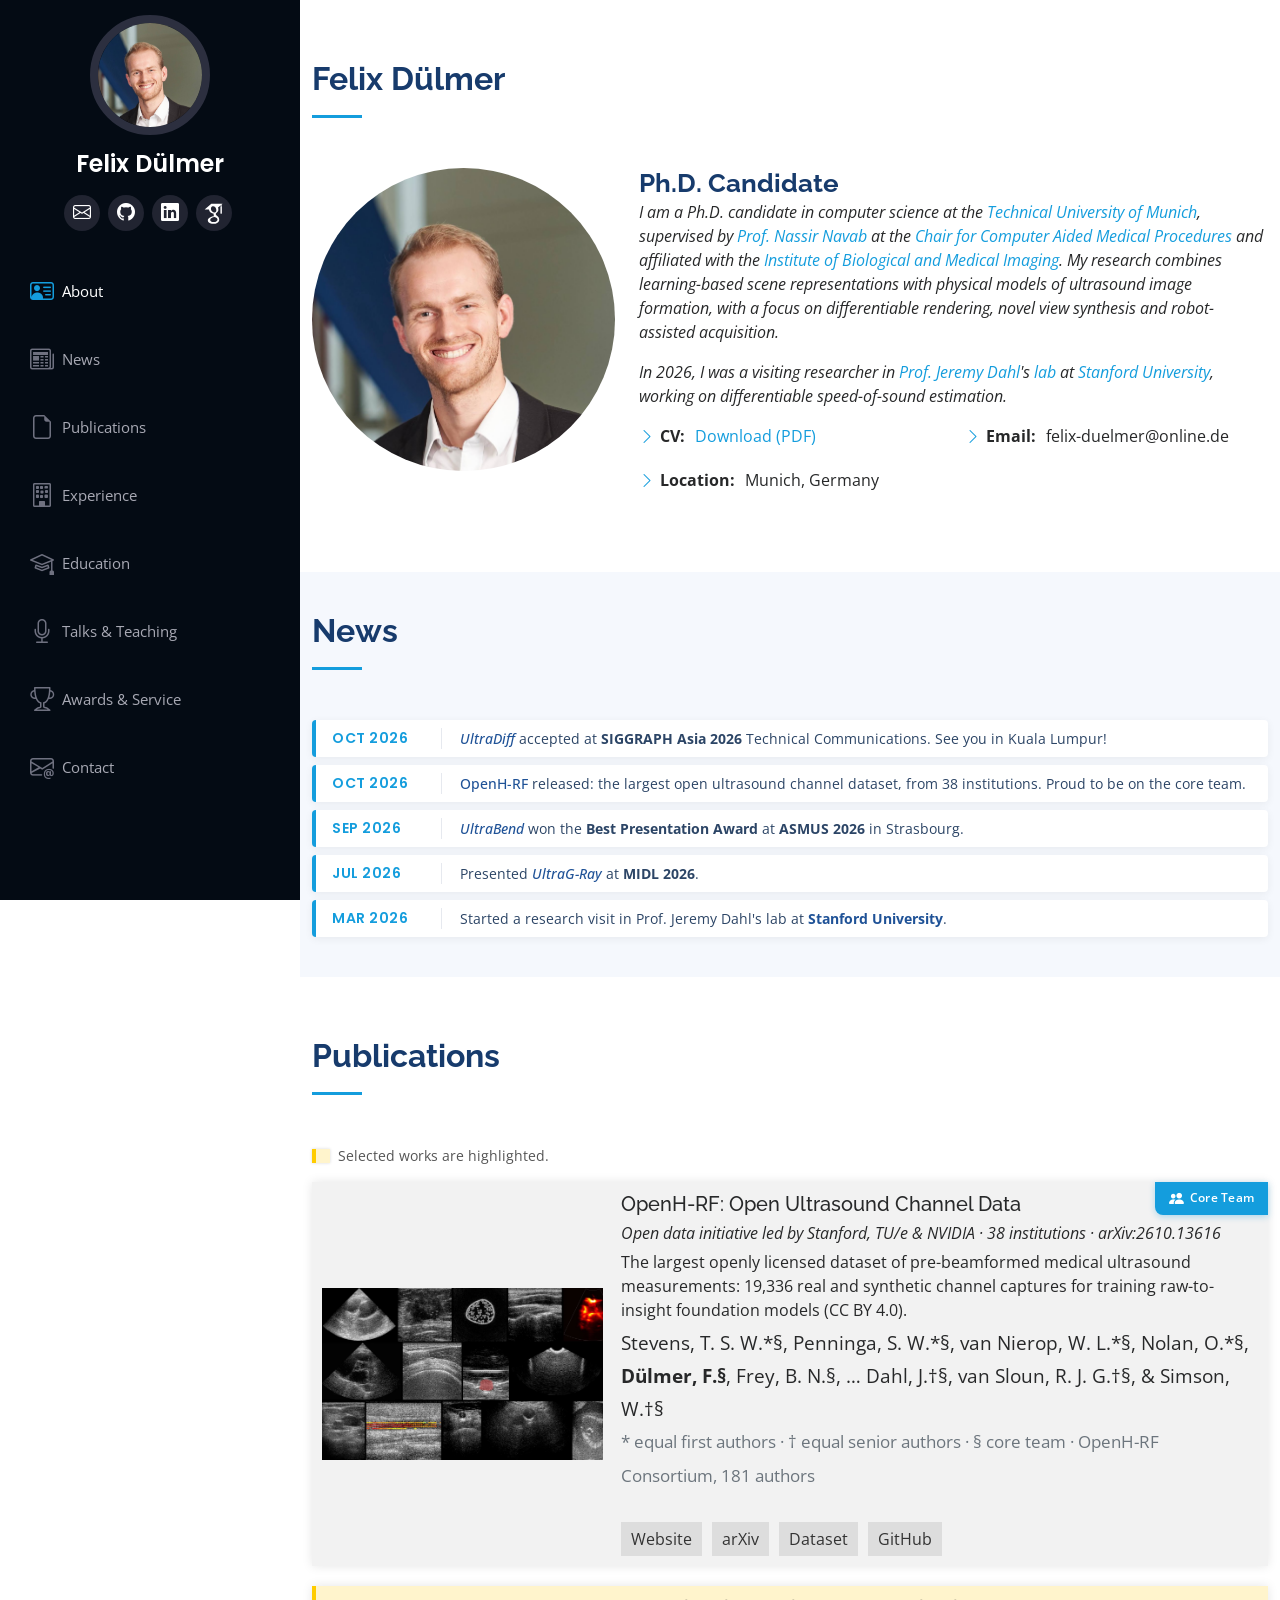
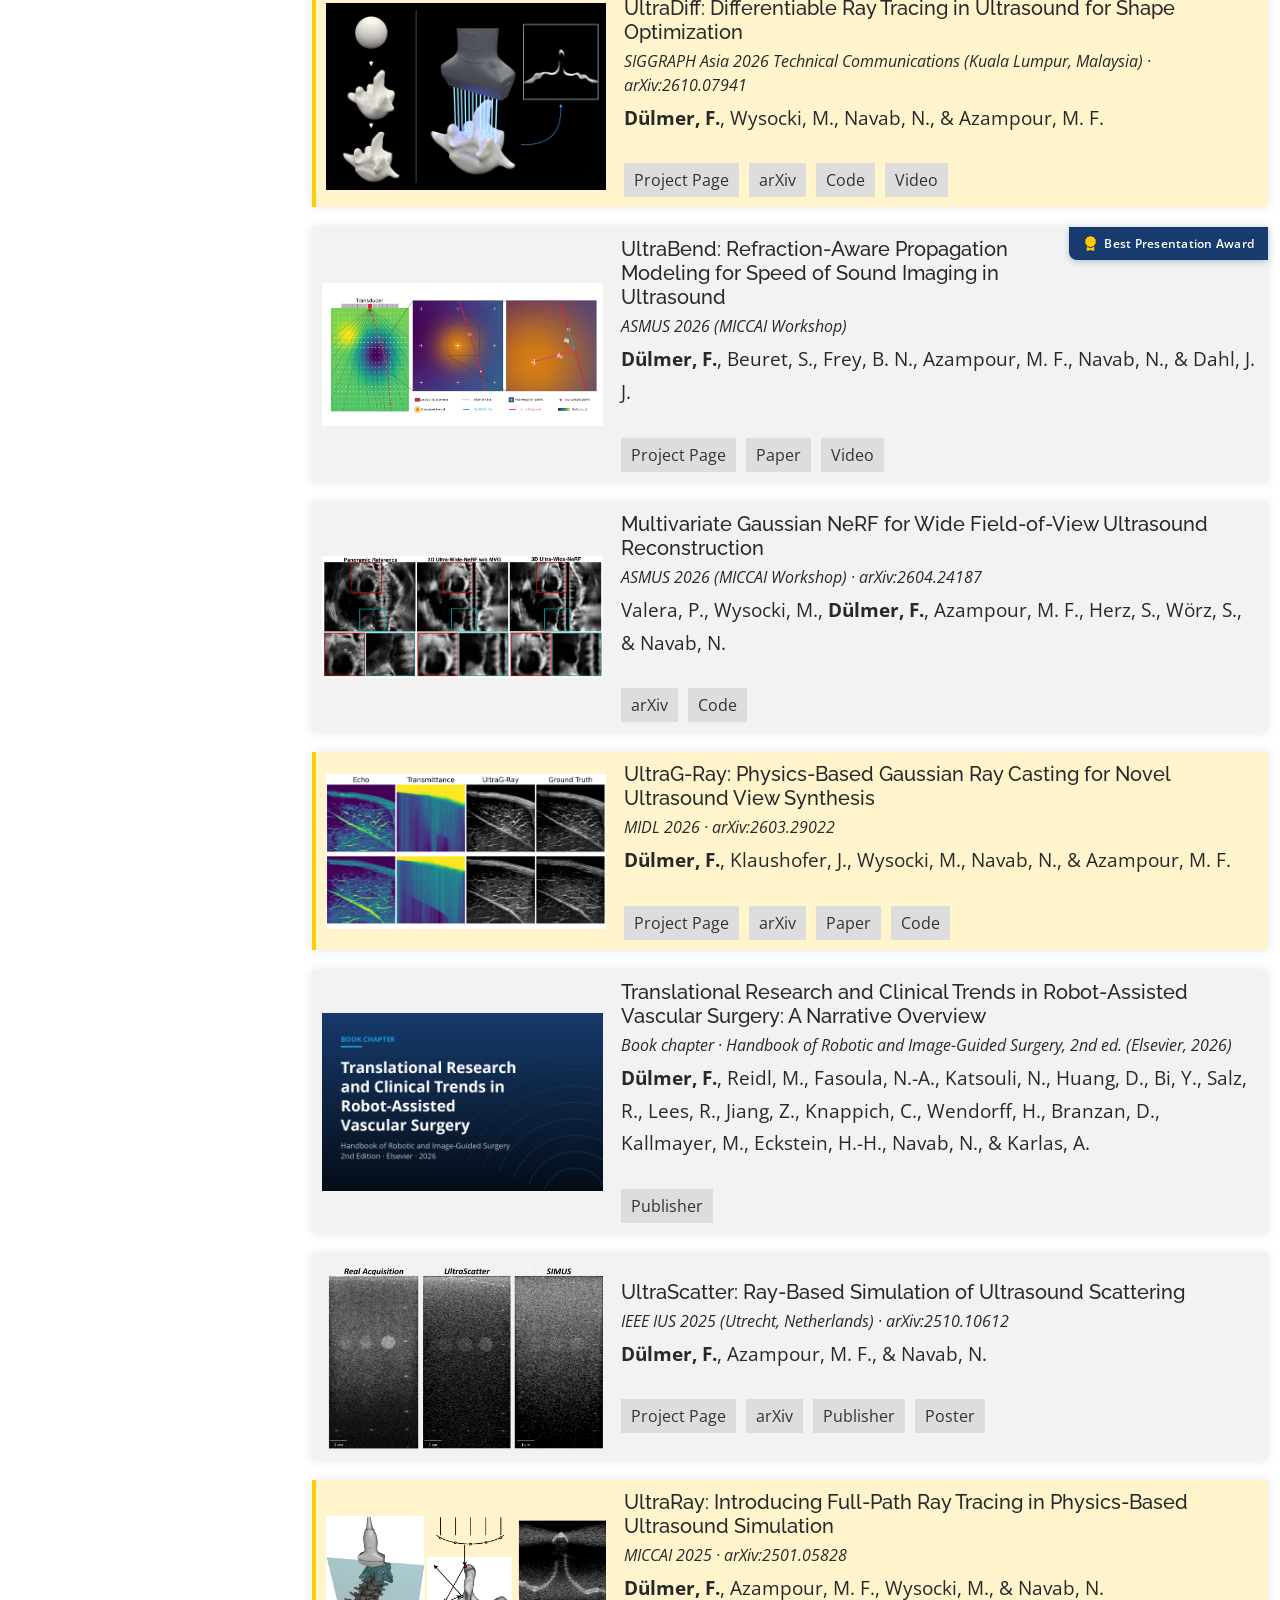
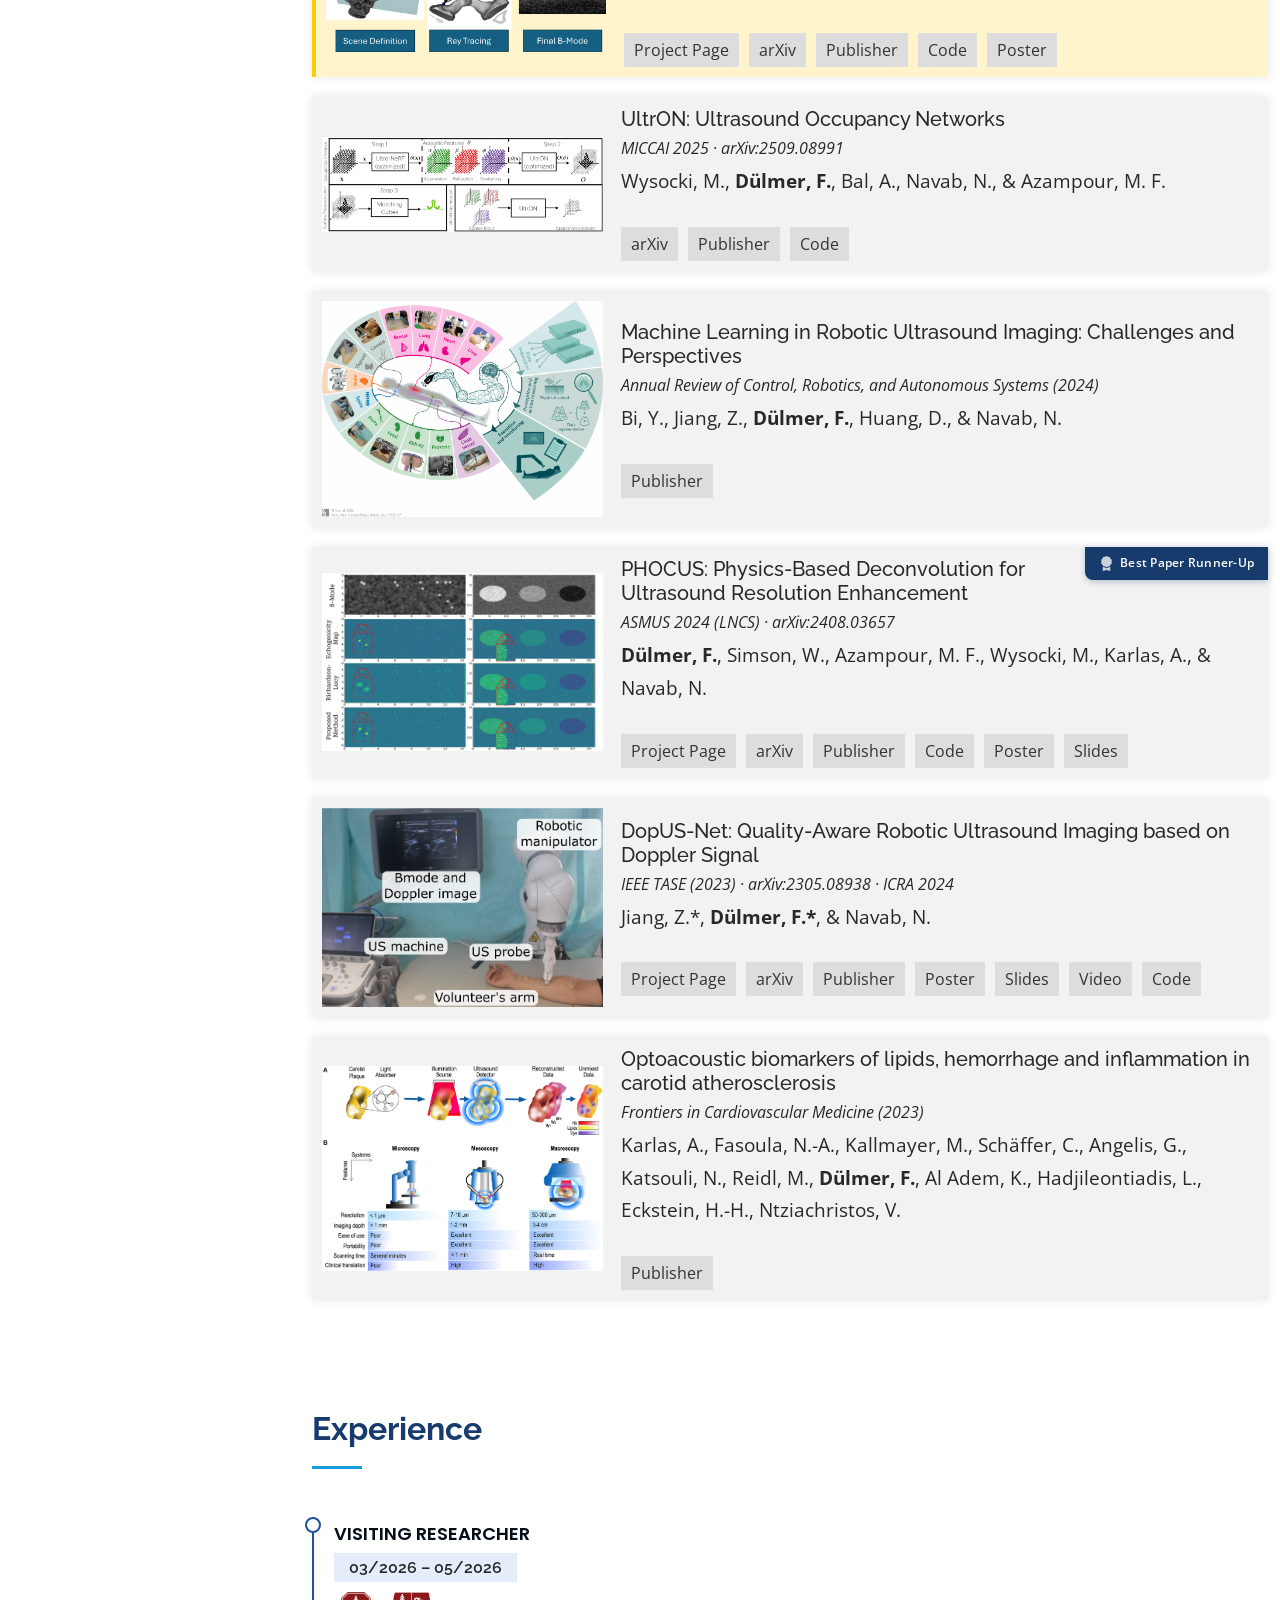
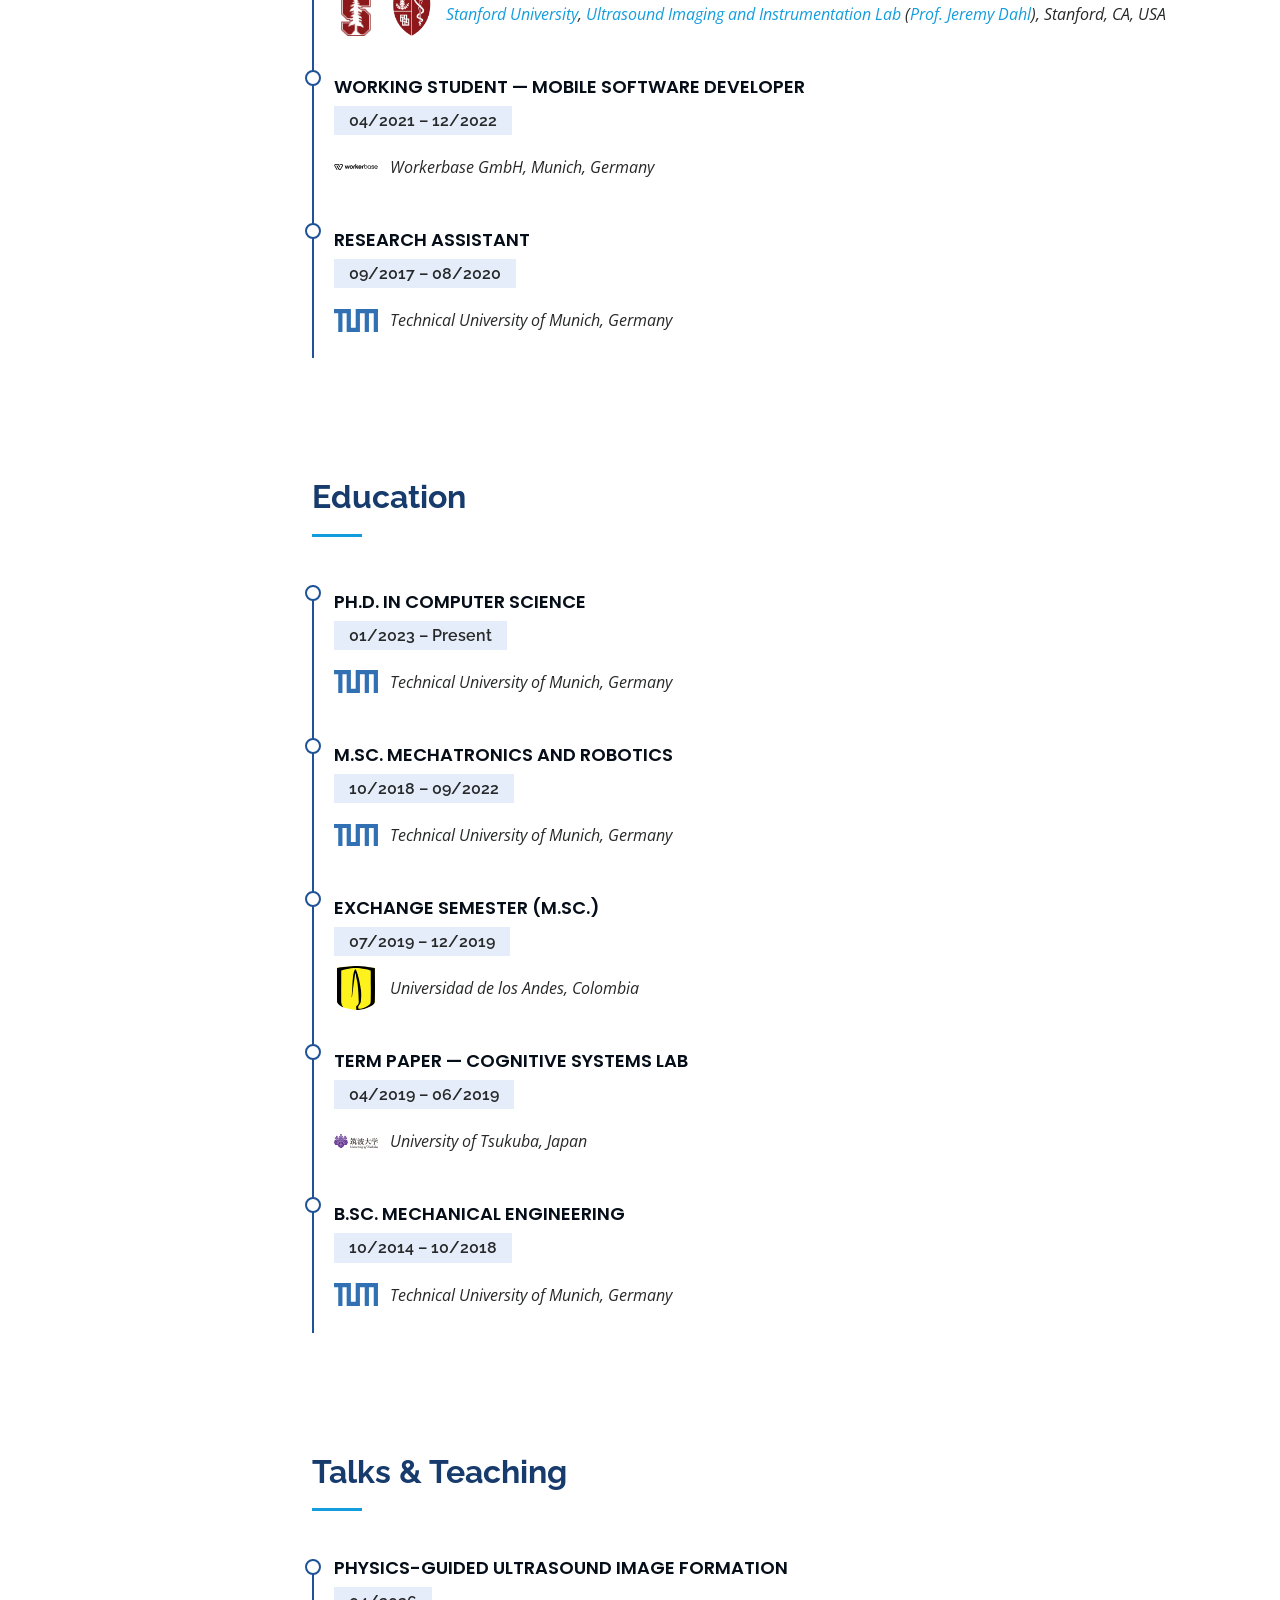
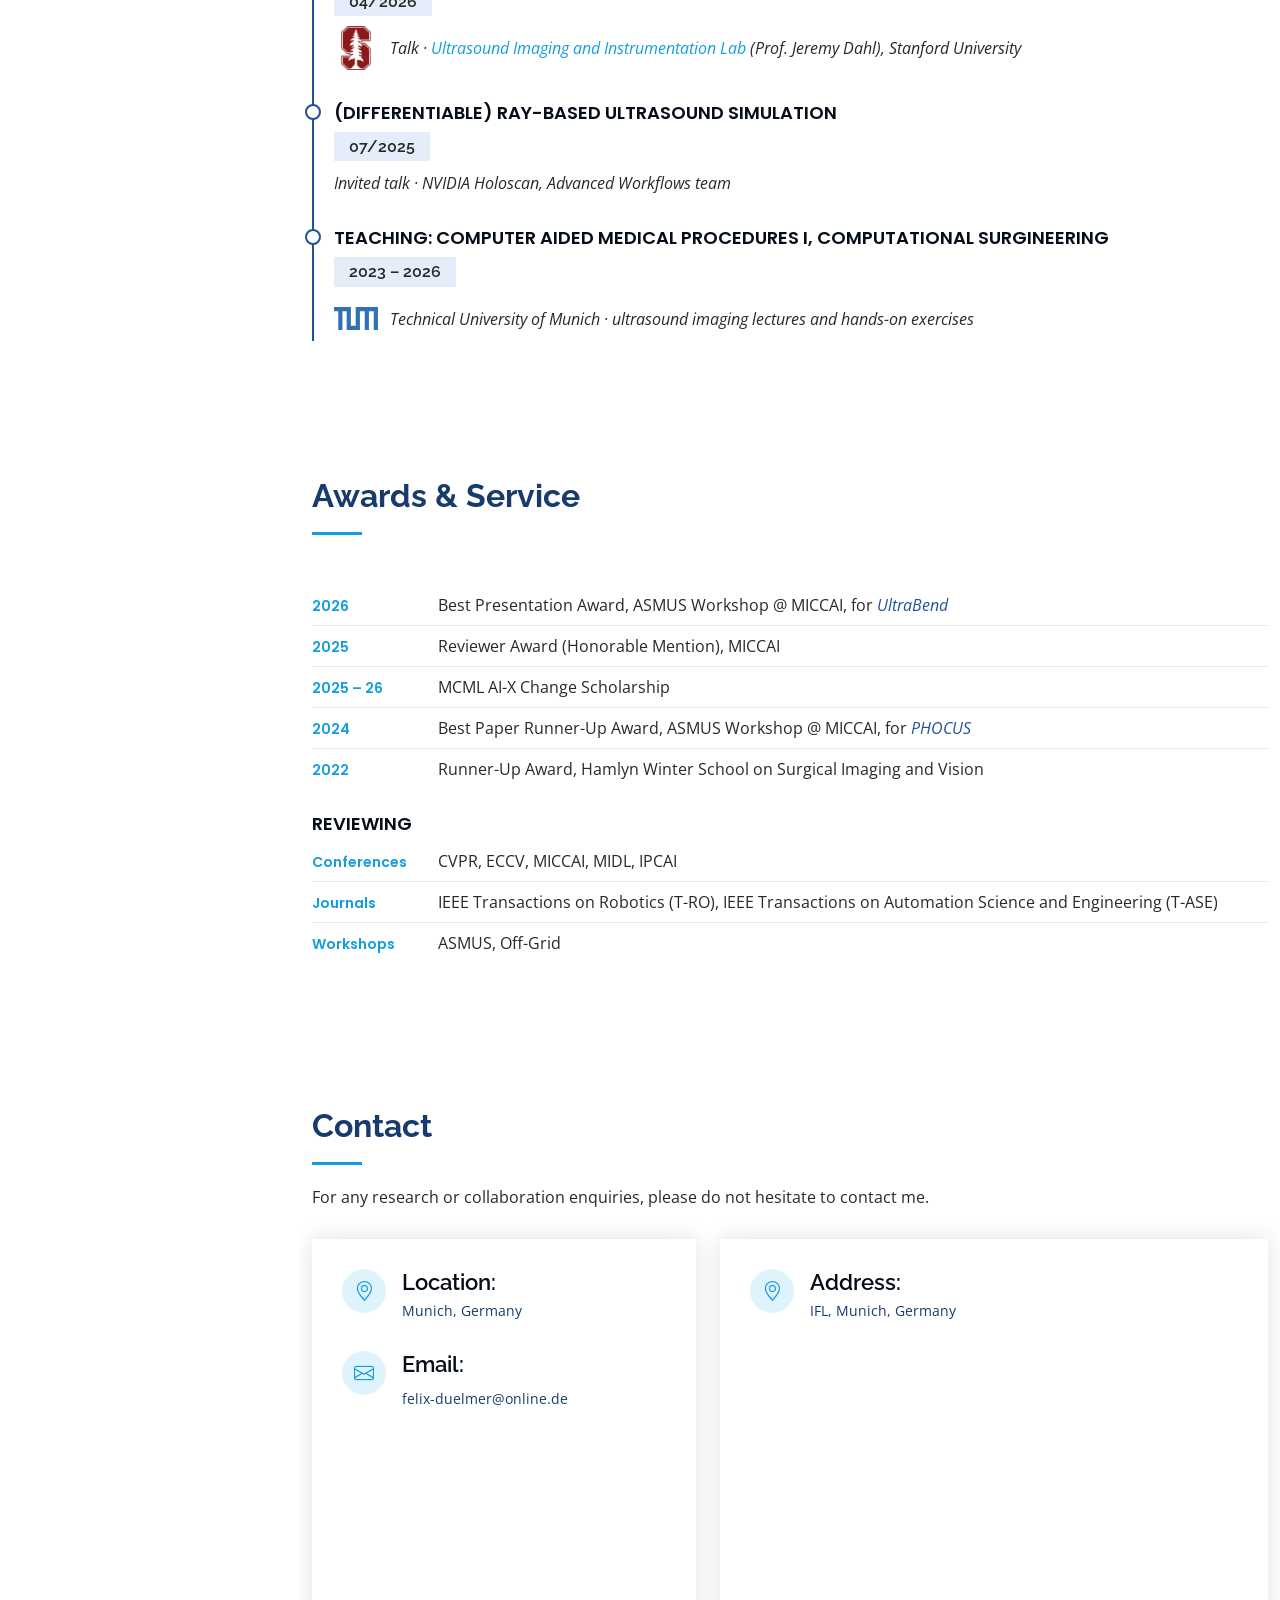
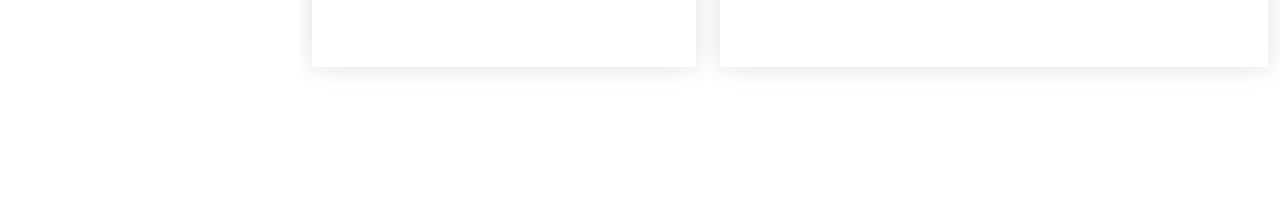
<file: index.html>
<!DOCTYPE html>
<html lang="en">

<head>
  <meta charset="utf-8">
  <meta content="width=device-width, initial-scale=1.0" name="viewport">

  <title>Felix Dülmer</title>
  <meta content="Ph.D. candidate in Computer Science at TUM, focusing on robotic ultrasound systems." name="description">
  <meta content="Felix Dülmer, robotics, medical imaging, robotic ultrasound" name="keywords">

  <!-- Favicons -->
  <link href="assets/data/images/thumbnail/favicon.png?v=20251217" rel="icon">
  <link href="assets/data/images/thumbnail/apple_touch.png?v=20251217" rel="apple-touch-icon">

  <!-- Google Fonts -->
  <link href="https://fonts.googleapis.com/css?family=Open+Sans:300,300i,400,400i,600,600i,700,700i|Raleway:300,300i,400,400i,500,500i,600,600i,700,700i|Poppins:300,300i,400,400i,500,500i,600,600i,700,700i" rel="stylesheet">

  <!-- Vendor CSS Files -->
  <link href="assets/vendor/aos/aos.css" rel="stylesheet">
  <link href="assets/vendor/bootstrap/css/bootstrap.min.css" rel="stylesheet">
  <link href="assets/vendor/bootstrap-icons/bootstrap-icons.css" rel="stylesheet">
  <link href="assets/vendor/glightbox/css/glightbox.min.css" rel="stylesheet">
  <link href="assets/vendor/swiper/swiper-bundle.min.css" rel="stylesheet">

  <!-- Template Main CSS File -->
  <link href="assets/css/style.css?v=20261006h" rel="stylesheet">
  

  <!-- =======================================================
  * Template Name: iPortfolio
  * Updated: Mar 10 2023 with Bootstrap v5.2.3
  * Template URL: https://bootstrapmade.com/iportfolio-bootstrap-portfolio-websites-template/
  * Author: BootstrapMade.com
  * License: https://bootstrapmade.com/license/
  ======================================================== -->
</head>

<body>

  <!-- ======= Mobile nav toggle button ======= -->
  <i class="bi bi-list mobile-nav-toggle d-xl-none"></i>

  <!-- ======= Header ======= -->
  <header id="header">
    <div class="d-flex flex-column">
      <div class="profile">
        <img src="assets/data/images/felix.jpg" onerror="this.onerror=null;this.src='assets/data/images/avatar.jpg';" alt="Felix Dülmer" class="img-fluid rounded-circle">
        <h1 class="text-light"><a href="index.html">Felix Dülmer</a></h1>
        <div class="social-links mt-3 text-center">
          <a href="mailto:felix-duelmer@online.de" class="email"><i class="bi bi-envelope"></i></a>
          <a href="https://github.com/Felixduelmer" class="github" aria-label="GitHub" target="_blank" rel="noopener noreferrer"><i class="bi bi-github"></i></a>
          <a href="https://www.linkedin.com/in/felix-d%C3%BClmer-01667711a/" class="linkedin"><i class="bi bi-linkedin"></i></a>
          <a href="https://scholar.google.com/citations?user=jbpQlOIAAAAJ&hl=de" class="scholar" aria-label="Google Scholar">
            <svg style="margin-bottom:-10px;" xmlns="http://www.w3.org/2000/svg" aria-hidden="true" role="img" viewBox="0 100 512 512" width="32px" height="32px" fill="#000000"><g stroke-width="0"></g><g stroke-linecap="round" stroke-linejoin="round"></g><g><path fill="#ffffff" d="M213 111l-107 94h69c5 45 41 64 78 67-7 18-4 27 7 39-43 1-103 26-103 67 4 45 63 54 92 54 38 1 81-19 90-54 4-35-10-54-31-71-23-18-28-28-21-40 15-17 35-27 39-51 2-17-2-28-6-43l45-38-1 16c-3 2-5 6-5 9v103c2 13 22 11 23 0V160c0-3-2-7-5-8v-25l16-16zm58 141c-61 10-87-87-38-99 56-11 83 86 38 99zm-5 73c60 13 61 63 10 78-44 9-82-4-81-30 0-25 35-48 71-48z"></path></g></svg>
          </a>
        </div>
      </div>

      <nav id="navbar" class="nav-menu navbar">
        <ul>
          <!-- <li><a href="#hero" class="nav-link scrollto active"><i class="bx bx-home"></i> <span>Home</span></a></li> -->
          <li><a href="#about" class="nav-link scrollto"><i class="bi bi-person-vcard"></i> <span>About</span></a></li>
          <li><a href="#news" class="nav-link scrollto"><i class="bi bi-newspaper"></i> <span>News</span></a></li>
          <li><a href="#publications" class="nav-link scrollto"><i class="bi bi-file-earmark"></i> <span>Publications</span></a></li>
          <li><a href="#workexperience" class="nav-link scrollto"><i class="bi bi-building"></i> <span>Experience</span></a></li>
          <li><a href="#education" class="nav-link scrollto"><i class="bi bi-mortarboard"></i> <span>Education</span></a></li>
          <li><a href="#talks" class="nav-link scrollto"><i class="bi bi-mic"></i> <span>Talks &amp; Teaching</span></a></li>
          <li><a href="#awards" class="nav-link scrollto"><i class="bi bi-trophy"></i> <span>Awards &amp; Service</span></a></li>
          <li><a href="#contact" class="nav-link scrollto"><i class="bi bi-envelope-at"></i> <span>Contact</span></a></li>
        </ul>
      </nav><!-- .nav-menu -->
    </div>
  </header><!-- End Header -->

  <!-- ======= Hero Section ======= -->
  <!-- <section id="hero" class="d-flex flex-column justify-content-center align-items-center">
    <div class="hero-container" data-aos="fade-in">
      <h1>Felix Dülmer</h1>
      <p>I'm <span class="typed" data-typed-items="PhD Candidate, Robotics, Medical Imaging"></span></p>
    </div>
  </section>End Hero -->

  <main id="main">

    <!-- ======= About Section ======= -->
    <section id="about" class="about">
      <div class="container">

        <div class="section-title">
          <h2>Felix Dülmer</h2>
          <p></p>
        </div>

        <div class="row">
          <div class="col-lg-4">
            <img src="assets/data/images/felix.jpg" onerror="this.onerror=null;this.src='assets/data/images/avatar.jpg';" class="img-fluid rounded-circle" alt="">
          </div>
          <div class="col-lg-8 pt-4 pt-lg-0 content">
            <h3>Ph.D. Candidate</h3>
            <p class="fst-italic">
              I am a Ph.D. candidate in computer science at the <a href="https://www.tum.de/en/" target="_blank" rel="noopener noreferrer">Technical University of Munich</a>, supervised by <a href="https://scholar.google.de/citations?user=kzoVUPYAAAAJ&hl=de" target="_blank" rel="noopener noreferrer">Prof. Nassir Navab</a> at the <a href="https://www.cs.cit.tum.de/camp/start/" target="_blank" rel="noopener noreferrer">Chair for Computer Aided Medical Procedures</a> and affiliated with the <a href="https://www.helmholtz-munich.de/en/ibmi" target="_blank" rel="noopener noreferrer">Institute of Biological and Medical Imaging</a>. My research combines learning-based scene representations with physical models of ultrasound image formation, with a focus on differentiable rendering, novel view synthesis and robot-assisted acquisition.
            </p>
            <p class="fst-italic">
              In 2026, I was a visiting researcher in <a href="https://profiles.stanford.edu/jeremy-dahl" target="_blank" rel="noopener noreferrer">Prof. Jeremy Dahl</a>'s <a href="https://med.stanford.edu/ultrasound.html" target="_blank" rel="noopener noreferrer">lab</a> at <a href="https://www.stanford.edu/" target="_blank" rel="noopener noreferrer">Stanford University</a>, working on differentiable speed-of-sound estimation.
            </p>
            <div class="row">
              <div class="col-lg-6">
                <ul>
                  <li><i class="bi bi-chevron-right"></i> <strong>CV:</strong> <a href="assets/data/cv/CV_Duelmer.pdf" target="_blank" rel="noopener noreferrer">Download (PDF)</a></li>
                  <li><i class="bi bi-chevron-right"></i> <strong>Location:</strong> <span>Munich, Germany</span></li>
                </ul>
              </div>
              <div class="col-lg-6">
                <ul>
                  <li><i class="bi bi-chevron-right"></i> <strong>Email:</strong> <span>felix-duelmer@online.de</span></li>
                  <!-- <li><i class="bi bi-chevron-right"></i> <strong>Phone:</strong> <span>+49 1632581415</span></li> -->
                </ul>
              </div>
            </div>
            <!-- <p>
              Officiis eligendi itaque labore et dolorum mollitia officiis optio vero. Quisquam sunt adipisci omnis et ut. Nulla accusantium dolor incidunt officia tempore. Et eius omnis.
              Cupiditate ut dicta maxime officiis quidem quia. Sed et consectetur qui quia repellendus itaque neque. Aliquid amet quidem ut quaerat cupiditate. Ab et eum qui repellendus omnis culpa magni laudantium dolores.
            </p> -->
          </div>
        </div>

      </div>
    </section><!-- End About Section -->

    <!-- ======= News Section ======= -->
    <section id="news" class="news section-bg">
      <div class="container">
        <div class="section-title">
          <h2>News</h2>
        </div>
        <div class="news-list">
          <div class="news-item">
            <div class="news-date">Oct 2026</div>
            <div class="news-content">
              <a href="publications/ultradiff.html"><em>UltraDiff</em></a> accepted at <strong>SIGGRAPH Asia 2026</strong> Technical Communications. See you in Kuala Lumpur!
            </div>
          </div>
          <div class="news-item">
            <div class="news-date">Oct 2026</div>
            <div class="news-content">
              <a href="https://open-h.github.io/OpenH-RF/">OpenH-RF</a> released: the largest open ultrasound channel dataset, from 38 institutions. Proud to be on the core team.
            </div>
          </div>
          <div class="news-item">
            <div class="news-date">Sep 2026</div>
            <div class="news-content">
              <a href="publications/ultrabend.html"><em>UltraBend</em></a> won the <strong>Best Presentation Award</strong> at <strong>ASMUS 2026</strong> in Strasbourg.
            </div>
          </div>
          <div class="news-item">
            <div class="news-date">Jul 2026</div>
            <div class="news-content">
              Presented <a href="publications/ultragray.html"><em>UltraG-Ray</em></a> at <strong>MIDL 2026</strong>.
            </div>
          </div>
          <div class="news-item">
            <div class="news-date">Mar 2026</div>
            <div class="news-content">
              Started a research visit in Prof. Jeremy Dahl's lab at <a href="https://med.stanford.edu/ultrasound.html"><strong>Stanford University</strong></a>.
            </div>
          </div>
        </div>
      </div>
    </section><!-- End News Section -->

    <!-- ======= Facts Section ======= -->

    <section id="publications" class="facts">
      <div class="container">
        <div class="section-title">
          <h2>Publications</h2>
        </div>

        <p class="pub-legend"><span class="pub-legend-swatch" aria-hidden="true"></span>Selected works are highlighted.</p>

        <div class="publication-box has-award">
          <div class="image">
            <img src="assets/data/openh_rf/OpenH-RF_examples.jpg" alt="Mosaic of ultrasound images from the OpenH-RF dataset" loading="lazy" decoding="async">
          </div>
          <div class="details">
            <span class="award-badge badge-role" title="Core team member of the OpenH-RF initiative"><i class="bi bi-people-fill" aria-hidden="true"></i>Core Team</span>
            <h2 class="title">OpenH-RF: Open Ultrasound Channel Data</h2>
            <p class="conference">Open data initiative led by Stanford, TU/e &amp; NVIDIA · 38 institutions · arXiv:2610.13616</p>
            <p class="abstract">The largest openly licensed dataset of pre-beamformed medical ultrasound measurements: 19,336 real and synthetic channel captures for training raw-to-insight foundation models (CC BY 4.0).</p>
            <p class="authors">Stevens, T. S. W.*§, Penninga, S. W.*§, van Nierop, W. L.*§, Nolan, O.*§, <strong>Dülmer, F.§</strong>, Frey, B. N.§, … Dahl, J.†§, van Sloun, R. J. G.†§, &amp; Simson, W.†§<br><small class="text-muted">* equal first authors · † equal senior authors · § core team · OpenH-RF Consortium, 181 authors</small></p>
            <div class="links">
              <a href="https://open-h.github.io/OpenH-RF/" class="project-button">Website</a>
              <a href="https://arxiv.org/abs/2610.13616" class="pdf-button">arXiv</a>
              <a href="https://huggingface.co/datasets/nvidia/OpenH-RF" class="pdf-button">Dataset</a>
              <a href="https://github.com/open-h/OpenH-RF" class="pdf-button">GitHub</a>
            </div>
          </div>
        </div>

        <div class="publication-box pub-highlight">
          <div class="image">
            <img src="assets/data/ultra_diff/representative_figure_ultradiff.jpg" alt="UltraDiff teaser image" loading="lazy" decoding="async">
          </div>
          <div class="details">
            <h2 class="title">UltraDiff: Differentiable Ray Tracing in Ultrasound for Shape Optimization</h2>
            <p class="conference">SIGGRAPH Asia 2026 Technical Communications (Kuala Lumpur, Malaysia) · arXiv:2610.07941</p>
            <p class="authors"><strong>Dülmer, F.</strong>, Wysocki, M., Navab, N., &amp; Azampour, M. F.</p>
            <div class="links">
              <a href="publications/ultradiff.html" class="project-button">Project Page</a>
              <a href="https://arxiv.org/abs/2610.07941" class="pdf-button">arXiv</a>
              <a href="https://github.com/Felixduelmer/ultradiff" class="pdf-button">Code</a>
              <a href="https://youtu.be/hkNkhbVH_PI" class="pdf-button">Video</a>
            </div>
          </div>
        </div>

        <div class="publication-box has-award">
          <div class="image">
            <img src="assets/data/ultra_bend/method_ultrabend.png" alt="UltraBend teaser image" loading="lazy" decoding="async">
          </div>
          <div class="details">
            <span class="award-badge" title="Best Presentation Award, ASMUS 2026"><i class="bi bi-award-fill" aria-hidden="true"></i>Best Presentation Award</span>
            <h2 class="title">UltraBend: Refraction-Aware Propagation Modeling for Speed of Sound Imaging in Ultrasound</h2>
            <p class="conference">ASMUS 2026 (MICCAI Workshop)</p>
            <p class="authors"><strong>Dülmer, F.</strong>, Beuret, S., Frey, B. N., Azampour, M. F., Navab, N., &amp; Dahl, J. J.</p>
            <div class="links">
              <a href="publications/ultrabend.html" class="project-button">Project Page</a>
              <a href="https://openreview.net/forum?id=CIJzoHelIa" class="pdf-button">Paper</a>
              <a href="https://youtu.be/kzE4NKUmzSc" class="pdf-button">Video</a>
            </div>
          </div>
        </div>

        <div class="publication-box">
          <div class="image">
            <img src="assets/data/ultra_wide_nerf/UltraWideNeRF_teaser.jpg" alt="Ultra-Wide-NeRF reconstruction comparison" loading="lazy" decoding="async">
          </div>
          <div class="details">
            <h2 class="title">Multivariate Gaussian NeRF for Wide Field-of-View Ultrasound Reconstruction</h2>
            <p class="conference">ASMUS 2026 (MICCAI Workshop) · arXiv:2604.24187</p>
            <p class="authors">Valera, P., Wysocki, M., <strong>Dülmer, F.</strong>, Azampour, M. F., Herz, S., Wörz, S., &amp; Navab, N.</p>
            <div class="links">
              <a href="https://arxiv.org/abs/2604.24187" class="pdf-button">arXiv</a>
              <a href="https://github.com/patrisvalera/ultra-wide-nerf" class="pdf-button">Code</a>
            </div>
          </div>
        </div>

        <div class="publication-box pub-highlight">
          <div class="image">
            <img src="assets/data/ultra_gray/echo_trans_ultra_gray_teaser.png" alt="UltraG-Ray teaser image" loading="lazy" decoding="async">
          </div>
          <div class="details">
            <h2 class="title">UltraG-Ray: Physics-Based Gaussian Ray Casting for Novel Ultrasound View Synthesis</h2>
            <p class="conference">MIDL 2026 · arXiv:2603.29022</p>
            <p class="authors"><strong>Dülmer, F.</strong>, Klaushofer, J., Wysocki, M., Navab, N., &amp; Azampour, M. F.</p>
            <div class="links">
              <a href="publications/ultragray.html" class="project-button">Project Page</a>
              <a href="https://arxiv.org/abs/2603.29022" class="pdf-button">arXiv</a>
              <a href="https://openreview.net/pdf?id=QIUjZpcGYz" class="pdf-button">Paper</a>
              <a href="https://github.com/jakobkla/UltraG-Ray" class="pdf-button">Code</a>
            </div>
          </div>
        </div>

        <div class="publication-box">
          <div class="image">
            <img src="assets/data/vascular_review/vascular_review_teaser.png" alt="Book chapter: Translational Research and Clinical Trends in Robot-Assisted Vascular Surgery" loading="lazy" decoding="async">
          </div>
          <div class="details">
            <h2 class="title">Translational Research and Clinical Trends in Robot-Assisted Vascular Surgery: A Narrative Overview</h2>
            <p class="conference">Book chapter · Handbook of Robotic and Image-Guided Surgery, 2nd ed. (Elsevier, 2026)</p>
            <p class="authors"><strong>Dülmer, F.</strong>, Reidl, M., Fasoula, N.-A., Katsouli, N., Huang, D., Bi, Y., Salz, R., Lees, R., Jiang, Z., Knappich, C., Wendorff, H., Branzan, D., Kallmayer, M., Eckstein, H.-H., Navab, N., &amp; Karlas, A.</p>
            <div class="links">
              <a href="https://www.sciencedirect.com/science/chapter/edited-volume/abs/pii/B9780443139123000038" class="pdf-button">Publisher</a>
            </div>
          </div>
        </div>

        <div class="publication-box">
          <div class="image">
            <img src="assets/data/ultra_scatter/UltraScatter_Teaser.png" alt="UltraScatter teaser image" loading="lazy" decoding="async">
          </div>
          <div class="details">
            <h2 class="title">UltraScatter: Ray-Based Simulation of Ultrasound Scattering</h2>
            <p class="conference">IEEE IUS 2025 (Utrecht, Netherlands) · arXiv:2510.10612</p>
            <p class="authors"><strong>Dülmer, F.</strong>, Azampour, M. F., &amp; Navab, N.</p>
            <div class="links">
              <a href="publications/ultrascatter.html" class="project-button">Project Page</a>
              <a href="https://arxiv.org/abs/2510.10612" class="pdf-button">arXiv</a>
              <a href="https://ieeexplore.ieee.org/abstract/document/11201820" class="pdf-button">Publisher</a>
              <a href="assets/data/posters/IUS_2025_Poster.pdf" class="pdf-button">Poster</a>
            </div>
          </div>
        </div>

        <div class="publication-box pub-highlight">
          <div class="image">
            <img src="assets/data/ultra_ray/UltraRay_teaser.png" alt="UltraRay teaser image" loading="lazy" decoding="async">
          </div>
          <div class="details">
            <h2 class="title">UltraRay: Introducing Full-Path Ray Tracing in Physics-Based Ultrasound Simulation</h2>
            <p class="conference">MICCAI 2025 · arXiv:2501.05828</p>
            <p class="authors"><strong>Dülmer, F.</strong>, Azampour, M. F., Wysocki, M., &amp; Navab, N.</p>
            <div class="links">
              <a href="publications/ultraray.html" class="project-button">Project Page</a>
              <a href="https://arxiv.org/abs/2501.05828" class="pdf-button">arXiv</a>
              <a href="https://link.springer.com/chapter/10.1007/978-3-032-04937-7_62" class="pdf-button">Publisher</a>
              <a href="https://github.com/Felixduelmer/UltraRay" class="pdf-button">Code</a>
              <a href="assets/data/posters/MICCAI_2025_UltraRay_Poster.pdf" class="pdf-button">Poster</a>
            </div>
          </div>
        </div>

        <div class="publication-box">
          <div class="image">
            <img src="assets/data/ultron/UltrON_teaser.png" alt="UltrON teaser image" loading="lazy" decoding="async">
          </div>
          <div class="details">
            <h2 class="title">UltrON: Ultrasound Occupancy Networks</h2>
            <p class="conference">MICCAI 2025 · arXiv:2509.08991</p>
            <p class="authors">Wysocki, M., <strong>Dülmer, F.</strong>, Bal, A., Navab, N., &amp; Azampour, M. F.</p>
            <div class="links">
              <a href="https://arxiv.org/abs/2509.08991" class="pdf-button">arXiv</a>
              <a href="https://link.springer.com/chapter/10.1007/978-3-032-04984-1_58" class="pdf-button">Publisher</a>
              <a href="https://github.com/magdalena-wysocki/ultron" class="pdf-button">Code</a>
            </div>
          </div>
        </div>

        <div class="publication-box">
          <div class="image">
            <img src="assets/data/images/ann_rev.gif" alt="Annual Review paper teaser image" loading="lazy" decoding="async">
          </div>
          <div class="details">
            <h2 class="title">Machine Learning in Robotic Ultrasound Imaging: Challenges and Perspectives</h2>
            <p class="conference">Annual Review of Control, Robotics, and Autonomous Systems (2024)</p>
            <p class="authors">Bi, Y., Jiang, Z., <strong>Dülmer, F.</strong>, Huang, D., &amp; Navab, N.</p>
            <div class="links">
              <a href="https://www.annualreviews.org/content/journals/10.1146/annurev-control-091523-100042" class="pdf-button">Publisher</a>
            </div>
          </div>
        </div>

        <div class="publication-box has-award">
          <div class="image">
            <img src="assets/data/phocus/Teaser_Image.png" alt="PHOCUS teaser image" loading="lazy" decoding="async">
          </div>
          <div class="details">
            <span class="award-badge award-silver" title="Best Paper Runner-Up, ASMUS 2024"><i class="bi bi-award-fill" aria-hidden="true"></i>Best Paper Runner-Up</span>
            <h2 class="title">PHOCUS: Physics-Based Deconvolution for Ultrasound Resolution Enhancement</h2>
            <p class="conference">ASMUS 2024 (LNCS) · arXiv:2408.03657</p>
            <p class="authors"><strong>Dülmer, F.</strong>, Simson, W., Azampour, M. F., Wysocki, M., Karlas, A., &amp; Navab, N.</p>
            <div class="links">
              <a href="publications/phocus.html" class="project-button">Project Page</a>
              <a href="https://arxiv.org/abs/2408.03657" class="pdf-button">arXiv</a>
              <a href="https://link.springer.com/chapter/10.1007/978-3-031-73647-6_4" class="pdf-button">Publisher</a>
              <a href="https://github.com/Felixduelmer/phocus" class="pdf-button">Code</a>
              <a href="assets/data/posters/MICCAI_2024_PHOCUS_Poster.pdf" class="pdf-button">Poster</a>
              <a href="assets/data/presentations/MICCAI_2024_PHOCUS_presentation.pdf" class="pdf-button">Slides</a>
            </div>
          </div>
        </div>

        <div class="publication-box">
          <div class="image">
            <img src="assets/data/dopus/Teaser_dopus.png" alt="DopUS-Net teaser image" loading="lazy" decoding="async">
          </div>
          <div class="details">
            <h2 class="title">DopUS-Net: Quality-Aware Robotic Ultrasound Imaging based on Doppler Signal</h2>
            <p class="conference">IEEE TASE (2023) · arXiv:2305.08938 · ICRA 2024</p>
            <p class="authors">Jiang, Z.*, <strong>Dülmer, F.*</strong>, &amp; Navab, N.</p>
            <div class="links">
              <a href="publications/dopus-net.html" class="project-button">Project Page</a>
              <a href="https://arxiv.org/abs/2305.08938" class="pdf-button">arXiv</a>
              <a href="https://ieeexplore.ieee.org/search/searchresult.jsp?queryText=DopUS-Net%20Quality-Aware%20Robotic%20Ultrasound%20Imaging%20based%20on%20Doppler%20Signal" class="pdf-button">Publisher</a>
              <a href="assets/data/posters/ICRA2024_Dopus_poster.pdf" class="pdf-button">Poster</a>
              <a href="assets/data/presentations/dopus_icra_presentation.pdf" class="pdf-button">Slides</a>
              <a href="https://www.youtube.com/watch?v=ZH7K63GngdA" class="pdf-button">Video</a>
              <a href="https://github.com/Felixduelmer/DopUs" class="pdf-button">Code</a>
            </div>
          </div>
        </div>

        <div class="publication-box">
          <div class="image">
            <img src="assets/data/images/opto_biomarkers.jpg" alt="Optoacoustic biomarkers paper teaser image" loading="lazy" decoding="async">
          </div>
          <div class="details">
            <h2 class="title">Optoacoustic biomarkers of lipids, hemorrhage and inflammation in carotid atherosclerosis</h2>
            <p class="conference">Frontiers in Cardiovascular Medicine (2023)</p>
            <p class="authors">
              Karlas, A., Fasoula, N.-A., Kallmayer, M., Schäffer, C., Angelis, G., Katsouli, N., Reidl, M., <strong>Dülmer, F.</strong>, Al Adem, K., Hadjileontiadis, L., Eckstein, H.-H., Ntziachristos, V.
            </p>
            <div class="links">
              <a href="https://www.frontiersin.org/journals/cardiovascular-medicine/articles/10.3389/fcvm.2023.1210032/full" class="pdf-button">Publisher</a>
            </div>
          </div>
        </div>
      </div>
    </section>


    <!-- ======= Skills Section ======= -->
    <!-- <section id="skills" class="skills section-bg">
      <div class="container">

        <div class="section-title">
          <h2>Skills</h2>
          <p>Magnam dolores commodi suscipit. Necessitatibus eius consequatur ex aliquid fuga eum quidem. Sit sint consectetur velit. Quisquam quos quisquam cupiditate. Et nemo qui impedit suscipit alias ea. Quia fugiat sit in iste officiis commodi quidem hic quas.</p>
        </div>

        <div class="row skills-content">

          <div class="col-lg-6" data-aos="fade-up">

            <div class="progress">
              <span class="skill">HTML <i class="val">100%</i></span>
              <div class="progress-bar-wrap">
                <div class="progress-bar" role="progressbar" aria-valuenow="100" aria-valuemin="0" aria-valuemax="100"></div>
              </div>
            </div>

            <div class="progress">
              <span class="skill">CSS <i class="val">90%</i></span>
              <div class="progress-bar-wrap">
                <div class="progress-bar" role="progressbar" aria-valuenow="90" aria-valuemin="0" aria-valuemax="100"></div>
              </div>
            </div>

            <div class="progress">
              <span class="skill">JavaScript <i class="val">75%</i></span>
              <div class="progress-bar-wrap">
                <div class="progress-bar" role="progressbar" aria-valuenow="75" aria-valuemin="0" aria-valuemax="100"></div>
              </div>
            </div>

          </div>

          <div class="col-lg-6" data-aos="fade-up" data-aos-delay="100">

            <div class="progress">
              <span class="skill">PHP <i class="val">80%</i></span>
              <div class="progress-bar-wrap">
                <div class="progress-bar" role="progressbar" aria-valuenow="80" aria-valuemin="0" aria-valuemax="100"></div>
              </div>
            </div>

            <div class="progress">
              <span class="skill">WordPress/CMS <i class="val">90%</i></span>
              <div class="progress-bar-wrap">
                <div class="progress-bar" role="progressbar" aria-valuenow="90" aria-valuemin="0" aria-valuemax="100"></div>
              </div>
            </div>

            <div class="progress">
              <span class="skill">Photoshop <i class="val">55%</i></span>
              <div class="progress-bar-wrap">
                <div class="progress-bar" role="progressbar" aria-valuenow="55" aria-valuemin="0" aria-valuemax="100"></div>
              </div>
            </div>

          </div>

        </div>

      </div>
    </section>End Skills Section -->

    <!-- ======= Resume Section ======= -->
    <section id="workexperience" class="resume resume-hover">
      <div class="container">

        <div class="section-title">
          <h2>Experience</h2>
          <!-- <p>Magnam dolores commodi suscipit. Necessitatibus eius consequatur ex aliquid fuga eum quidem. Sit sint consectetur velit. Quisquam quos quisquam cupiditate. Et nemo qui impedit suscipit alias ea. Quia fugiat sit in iste officiis commodi quidem hic quas.</p> -->
        </div>
        <div class="resume-item" tabindex="0">
          <h4>Visiting Researcher</h4>
          <h5>03/2026 – 05/2026</h5>
          <p class="edu-org">
            <a href="https://www.stanford.edu/" target="_blank" rel="noopener noreferrer">
              <img class="edu-logo" src="assets/data/logos/education/stanford.png" alt="Stanford University logo" loading="lazy" decoding="async">
            </a>
            <a href="https://med.stanford.edu/ultrasound.html" target="_blank" rel="noopener noreferrer">
              <img class="edu-logo" src="assets/data/logos/education/stanford_medicine.png" alt="Stanford Medicine logo" loading="lazy" decoding="async">
            </a>
            <em><a href="https://www.stanford.edu/" target="_blank" rel="noopener noreferrer">Stanford University</a>, <a href="https://med.stanford.edu/ultrasound.html" target="_blank" rel="noopener noreferrer">Ultrasound Imaging and Instrumentation Lab</a> (<a href="https://profiles.stanford.edu/jeremy-dahl" target="_blank" rel="noopener noreferrer">Prof. Jeremy Dahl</a>), Stanford, CA, USA</em>
          </p>
          <div class="resume-details">
            <ul>
                <li>Developed differentiable ultrasound image-formation models grounded in acoustic propagation physics.</li> 
                <li>Worked on continuous speed-of-sound representations using bent-ray tracing, differentiable ray-time modeling, and physics-based optimization.</li>
            </ul>
          </div>
        </div>
        <div class="resume-item" tabindex="0">
          <h4>Working Student — Mobile Software Developer</h4>
          <h5>04/2021 – 12/2022</h5>
          <p class="edu-org">
            <img class="edu-logo" src="assets/data/logos/workerbase.svg" alt="Workerbase logo" loading="lazy" decoding="async">
            <em>Workerbase GmbH, Munich, Germany</em>
          </p>
          <div class="resume-details">
            <ul>
              <li>Developed and maintained two cross-platform industrial mobile applications deployed to several thousand factory workers</li>
              <li>Worked with Android (Kotlin, Java), iOS (Swift), and Flutter (Dart) for scalable cross-platform development</li>
              <li>Applied clean architecture, design patterns, and test-driven development</li>
            </ul>
          </div>
        </div>
        

        <div class="resume-item" tabindex="0">
          <h4>Research Assistant</h4>
          <h5>09/2017 – 08/2020</h5>
          <p class="edu-org">
            <img class="edu-logo" src="assets/data/logos/education/tum.svg" alt="Technical University of Munich (TUM) logo" loading="lazy" decoding="async">
            <em>Technical University of Munich, Germany</em>
          </p>
          <div class="resume-details">
            <ul>
              <li>Maintained and extended a driving simulator for automated driving research</li>
              <li>Onboarded and trained students on simulator usage and associated software platforms</li>
              <li>Contributed to prototype development for higher levels of vehicle autonomy</li>
            </ul>
          </div>
        </div>
        
      </div>
    </section><!-- End Experience Section -->

    <section id="education" class="resume resume-hover">
      <div class="container">
        <div class="section-title">
          <h2>Education</h2>
        </div>
    
        <div class="resume-item" tabindex="0">
          <h4>Ph.D. in Computer Science</h4>
          <h5>01/2023 – Present</h5>
          <p class="edu-org">
            <img class="edu-logo" src="assets/data/logos/education/tum.svg" alt="Technical University of Munich (TUM) logo" loading="lazy" decoding="async">
            <em>Technical University of Munich, Germany</em>
          </p>
          <div class="resume-details">
            <ul>
              <li>Ph.D. research in medical imaging, robotics, and physics-based simulation</li>
              <li>Focus on ultrasound imaging, novel view synthesis, and differentiable rendering</li>
              <li>Development of learning-based scene representations with physical image formation models</li>
              <li>Robot-assisted ultrasound acquisition and analysis</li>
            </ul>
          </div>
        </div>
    
        <div class="resume-item" tabindex="0">
          <h4>M.Sc. Mechatronics and Robotics</h4>
          <h5>10/2018 – 09/2022</h5>
          <p class="edu-org">
            <img class="edu-logo" src="assets/data/logos/education/tum.svg" alt="Technical University of Munich (TUM) logo" loading="lazy" decoding="async">
            <em>Technical University of Munich, Germany</em>
          </p>
          <div class="resume-details">
            <ul>
              <li>Specialization in robot-assisted medical systems and image-guided interventions</li>
              <li>Development of robotic and software prototypes for medical applications</li>
            </ul>
          </div>
        </div>
    
        <div class="resume-item" tabindex="0">
          <h4>Exchange Semester (M.Sc.)</h4>
          <h5>07/2019 – 12/2019</h5>
          <p class="edu-org">
            <img class="edu-logo" src="assets/data/logos/education/uniandes.svg" alt="Universidad de los Andes logo" loading="lazy" decoding="async">
            <em>Universidad de los Andes, Colombia</em>
          </p>
          <div class="resume-details">
            <ul>
              <li>Coursework in big data analytics, deep learning, and numerical optimization</li>
              <li>Applied data-driven methods to large-scale and high-dimensional datasets</li>
            </ul>
          </div>
        </div>
    
        <div class="resume-item" tabindex="0">
          <h4>Term Paper — Cognitive Systems Lab</h4>
          <h5>04/2019 – 06/2019</h5>
          <p class="edu-org">
            <img class="edu-logo" src="assets/data/logos/education/tsukuba.svg" alt="University of Tsukuba logo" loading="lazy" decoding="async">
            <em>University of Tsukuba, Japan</em>
          </p>
          <div class="resume-details">
            <ul>
              <li>Designed and evaluated a tactile steering wheel for autonomous driving</li>
              <li>Conducted a controlled user study on a Japanese cohort with synchronized EEG recordings</li>
            </ul>
          </div>
        </div>
    
        <div class="resume-item" tabindex="0">
          <h4>B.Sc. Mechanical Engineering</h4>
          <h5>10/2014 – 10/2018</h5>
          <p class="edu-org">
            <img class="edu-logo" src="assets/data/logos/education/tum.svg" alt="Technical University of Munich (TUM) logo" loading="lazy" decoding="async">
            <em>Technical University of Munich, Germany</em>
          </p>
          <div class="resume-details">
            <ul>
              <li>Focus on autonomous driving systems and vehicle dynamics</li>
              <li>Engineering foundation in mechanics, control, and embedded systems</li>
            </ul>
          </div>
        </div>
      </div>
    </section>

    <!-- ======= Talks & Teaching Section ======= -->
    <section id="talks" class="resume">
      <div class="container">
        <div class="section-title">
          <h2>Talks &amp; Teaching</h2>
        </div>

        <div class="resume-item">
          <h4>Physics-Guided Ultrasound Image Formation</h4>
          <h5>04/2026</h5>
          <p class="edu-org">
            <img class="edu-logo" src="assets/data/logos/education/stanford.png" alt="Stanford University logo" loading="lazy" decoding="async">
            <em>Talk · <a href="https://med.stanford.edu/ultrasound.html" target="_blank" rel="noopener noreferrer">Ultrasound Imaging and Instrumentation Lab</a> (Prof. Jeremy Dahl), Stanford University</em>
          </p>
        </div>

        <div class="resume-item">
          <h4>(Differentiable) Ray-Based Ultrasound Simulation</h4>
          <h5>07/2025</h5>
          <p class="edu-org">
            <em>Invited talk · NVIDIA Holoscan, Advanced Workflows team</em>
          </p>
        </div>

        <div class="resume-item">
          <h4>Teaching: Computer Aided Medical Procedures I, Computational Surgineering</h4>
          <h5>2023 – 2026</h5>
          <p class="edu-org">
            <img class="edu-logo" src="assets/data/logos/education/tum.svg" alt="Technical University of Munich (TUM) logo" loading="lazy" decoding="async">
            <em>Technical University of Munich · ultrasound imaging lectures and hands-on exercises</em>
          </p>
        </div>
      </div>
    </section><!-- End Talks & Teaching Section -->

    <!-- ======= Awards & Service Section ======= -->
    <section id="awards" class="awards">
      <div class="container">
        <div class="section-title">
          <h2>Awards &amp; Service</h2>
        </div>

        <ul class="award-list">
          <li><span class="award-year">2026</span><span>Best Presentation Award, ASMUS Workshop @ MICCAI, for <a href="publications/ultrabend.html"><em>UltraBend</em></a></span></li>
          <li><span class="award-year">2025</span><span>Reviewer Award (Honorable Mention), MICCAI</span></li>
          <li><span class="award-year">2025 – 26</span><span>MCML AI-X Change Scholarship</span></li>
          <li><span class="award-year">2024</span><span>Best Paper Runner-Up Award, ASMUS Workshop @ MICCAI, for <a href="publications/phocus.html"><em>PHOCUS</em></a></span></li>
          <li><span class="award-year">2022</span><span>Runner-Up Award, Hamlyn Winter School on Surgical Imaging and Vision</span></li>
        </ul>

        <h3 class="service-title">Reviewing</h3>
        <ul class="award-list">
          <li><span class="award-year">Conferences</span><span>CVPR, ECCV, MICCAI, MIDL, IPCAI</span></li>
          <li><span class="award-year">Journals</span><span>IEEE Transactions on Robotics (T-RO), IEEE Transactions on Automation Science and Engineering (T-ASE)</span></li>
          <li><span class="award-year">Workshops</span><span>ASMUS, Off-Grid</span></li>
        </ul>
      </div>
    </section><!-- End Awards & Service Section -->
    
    


    <!-- ======= Services Section ======= -->
    <!-- <section id="services" class="services">
      <div class="container">

        <div class="section-title">
          <h2>Services</h2>
          <p>Magnam dolores commodi suscipit. Necessitatibus eius consequatur ex aliquid fuga eum quidem. Sit sint consectetur velit. Quisquam quos quisquam cupiditate. Et nemo qui impedit suscipit alias ea. Quia fugiat sit in iste officiis commodi quidem hic quas.</p>
        </div>

        <div class="row">
          <div class="col-lg-4 col-md-6 icon-box" data-aos="fade-up">
            <div class="icon"><i class="bi bi-briefcase"></i></div>
            <h4 class="title"><a href="">Lorem Ipsum</a></h4>
            <p class="description">Voluptatum deleniti atque corrupti quos dolores et quas molestias excepturi sint occaecati cupiditate non provident</p>
          </div>
          <div class="col-lg-4 col-md-6 icon-box" data-aos="fade-up" data-aos-delay="100">
            <div class="icon"><i class="bi bi-card-checklist"></i></div>
            <h4 class="title"><a href="">Dolor Sitema</a></h4>
            <p class="description">Minim veniam, quis nostrud exercitation ullamco laboris nisi ut aliquip ex ea commodo consequat tarad limino ata</p>
          </div>
          <div class="col-lg-4 col-md-6 icon-box" data-aos="fade-up" data-aos-delay="200">
            <div class="icon"><i class="bi bi-bar-chart"></i></div>
            <h4 class="title"><a href="">Sed ut perspiciatis</a></h4>
            <p class="description">Duis aute irure dolor in reprehenderit in voluptate velit esse cillum dolore eu fugiat nulla pariatur</p>
          </div>
          <div class="col-lg-4 col-md-6 icon-box" data-aos="fade-up" data-aos-delay="300">
            <div class="icon"><i class="bi bi-binoculars"></i></div>
            <h4 class="title"><a href="">Magni Dolores</a></h4>
            <p class="description">Excepteur sint occaecat cupidatat non proident, sunt in culpa qui officia deserunt mollit anim id est laborum</p>
          </div>
          <div class="col-lg-4 col-md-6 icon-box" data-aos="fade-up" data-aos-delay="400">
            <div class="icon"><i class="bi bi-brightness-high"></i></div>
            <h4 class="title"><a href="">Nemo Enim</a></h4>
            <p class="description">At vero eos et accusamus et iusto odio dignissimos ducimus qui blanditiis praesentium voluptatum deleniti atque</p>
          </div>
          <div class="col-lg-4 col-md-6 icon-box" data-aos="fade-up" data-aos-delay="500">
            <div class="icon"><i class="bi bi-calendar4-week"></i></div>
            <h4 class="title"><a href="">Eiusmod Tempor</a></h4>
            <p class="description">Et harum quidem rerum facilis est et expedita distinctio. Nam libero tempore, cum soluta nobis est eligendi</p>
          </div>
        </div>

      </div>
    </section>End Services Section -->


    <!-- ======= Contact Section ======= -->
    <section id="contact" class="contact">
      <div class="container">

        <div class="section-title">
          <h2>Contact</h2>
          <p>For any research or collaboration enquiries, please do not hesitate to contact me.</p>
        </div>

        <div class="row" data-aos="fade-in">

          <div class="col-lg-5 d-flex align-items-stretch">
            <div class="info">
              <div class="address">
                <i class="bi bi-geo-alt"></i>
                <h4>Location:</h4>
                <p>Munich, Germany</p>
              </div>

              <div class="email">
                <i class="bi bi-envelope"></i>
                <h4>Email:</h4>
                <p>felix-duelmer@online.de</p>
              </div>
<!-- 
              <div class="phone">
                <i class="bi bi-telephone"></i>
                <h4>Phone:</h4>
                <p>+49 1632581415</p>
              </div> -->
              
            </div>

          </div>

          <div class="col-lg-7 mt-5 mt-lg-0 d-flex align-items-stretch">
            <div class="info" style="width:100%">
              <div class="address">
                <i class="bi bi-geo-alt"></i>
                <h4>Address:</h4>
                <p>IFL, Munich, Germany</p>
              </div>
              <div class="mt-3">
                <iframe
                  title="Google Maps: IFL, Munich"
                  src="https://www.google.com/maps?output=embed&q=IFL+-+Interdisziplin%C3%A4res+Forschungslabor&ll=48.1365015,11.5995076&z=16"
                  style="border:0; width:100%; height:280px;"
                  allowfullscreen
                  loading="lazy"
                  referrerpolicy="no-referrer-when-downgrade"></iframe>
              </div>
            </div>

        </div>
        </div>

      </div>
    </section><!-- End Contact Section -->

  </main><!-- End #main -->

  <!-- ======= Footer ======= -->
  <!-- <footer id="footer">
    <div class="container">
      <div class="copyright">
        &copy; Heavily adapted from the great <strong><span>iPortfolio</span></strong> template
      </div>
      <div class="credits">
        <a href="https://bootstrapmade.com/">BootstrapMade</a>
      </div>
    </div>
  </footer> -->

  <a href="#" class="back-to-top d-flex align-items-center justify-content-center"><i class="bi bi-arrow-up-short"></i></a>

  <!-- Vendor JS Files -->
  <script  defer src="assets/vendor/aos/aos.js"></script>
  <script defer src="assets/vendor/bootstrap/js/bootstrap.bundle.min.js"></script>
  <script   src="assets/vendor/glightbox/js/glightbox.min.js"></script>
  <script defer src="assets/vendor/isotope-layout/isotope.pkgd.min.js"></script>
  <script   src="assets/vendor/swiper/swiper-bundle.min.js"></script>
  <script defer   src="assets/vendor/typed.js/typed.min.js"></script>

  <!-- Template Main JS File -->
  <script defer src="assets/js/main.js"></script>

</body>

</html>
</file>
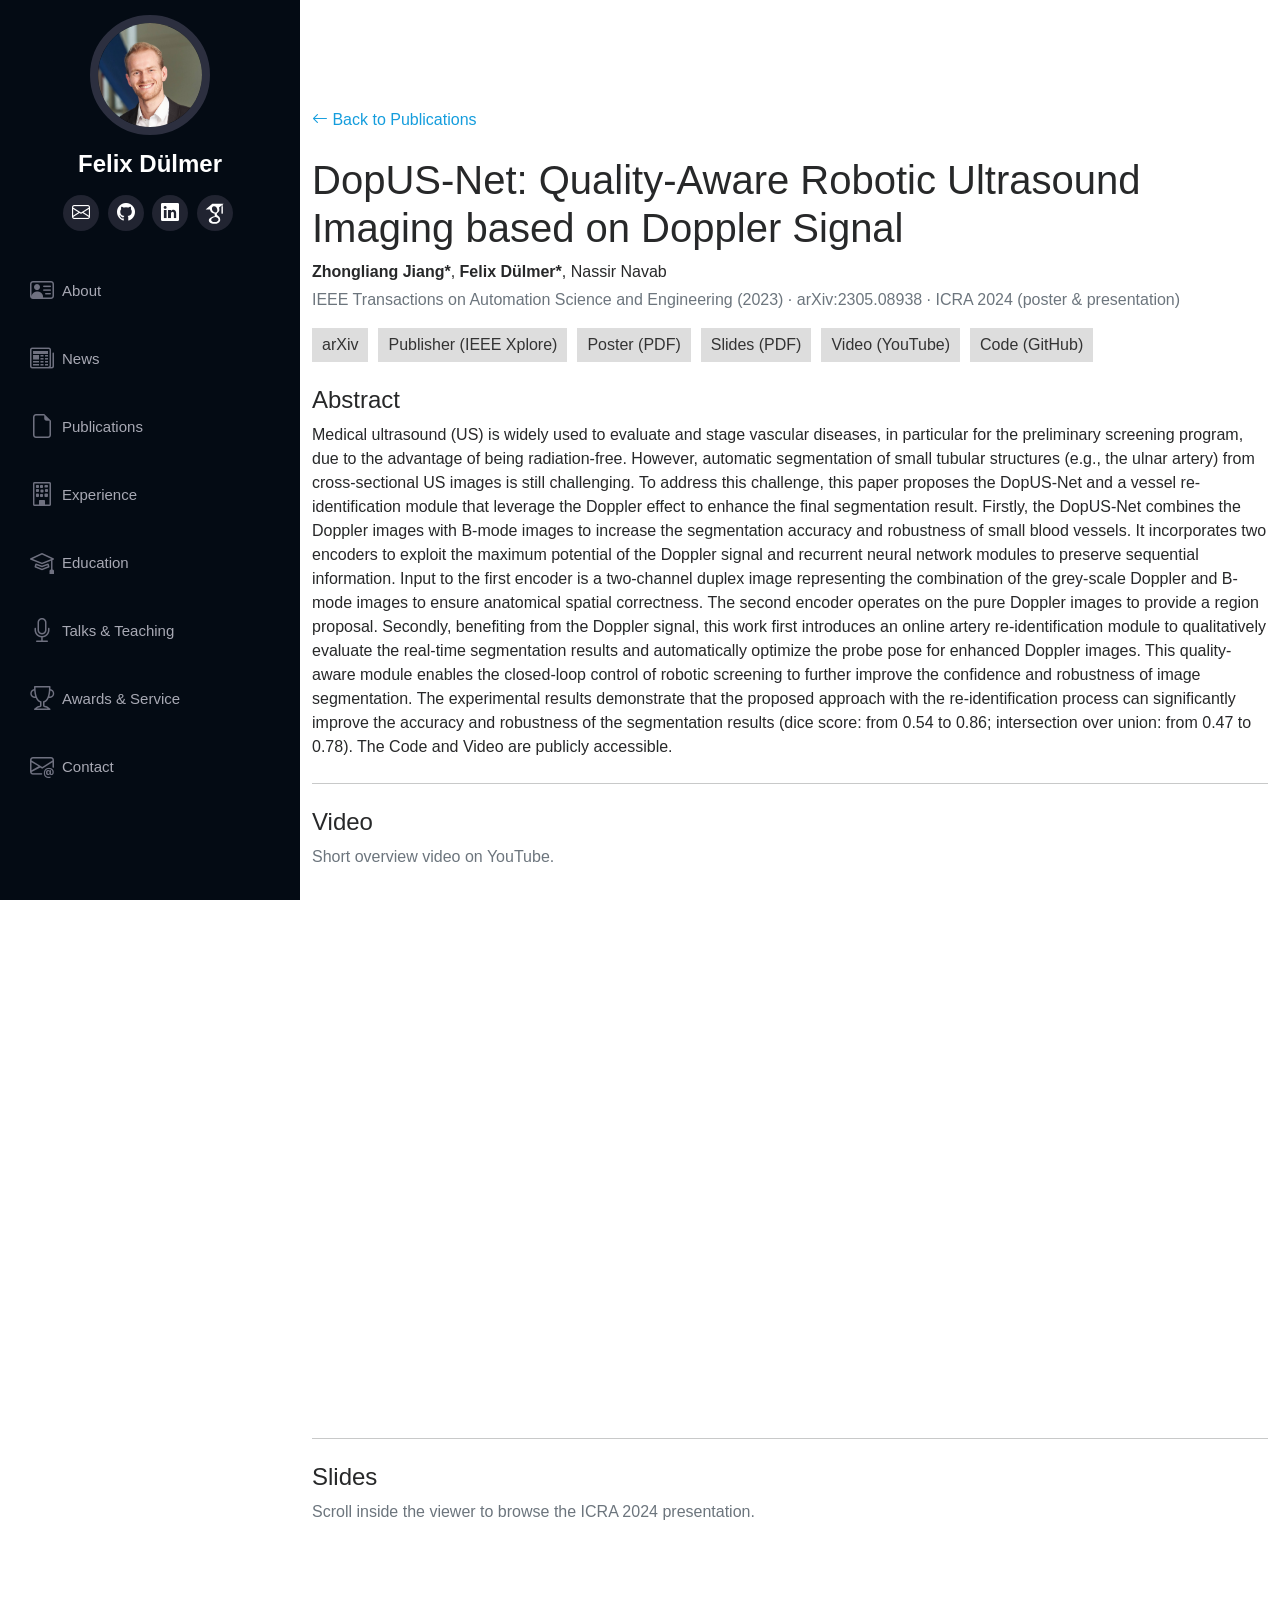
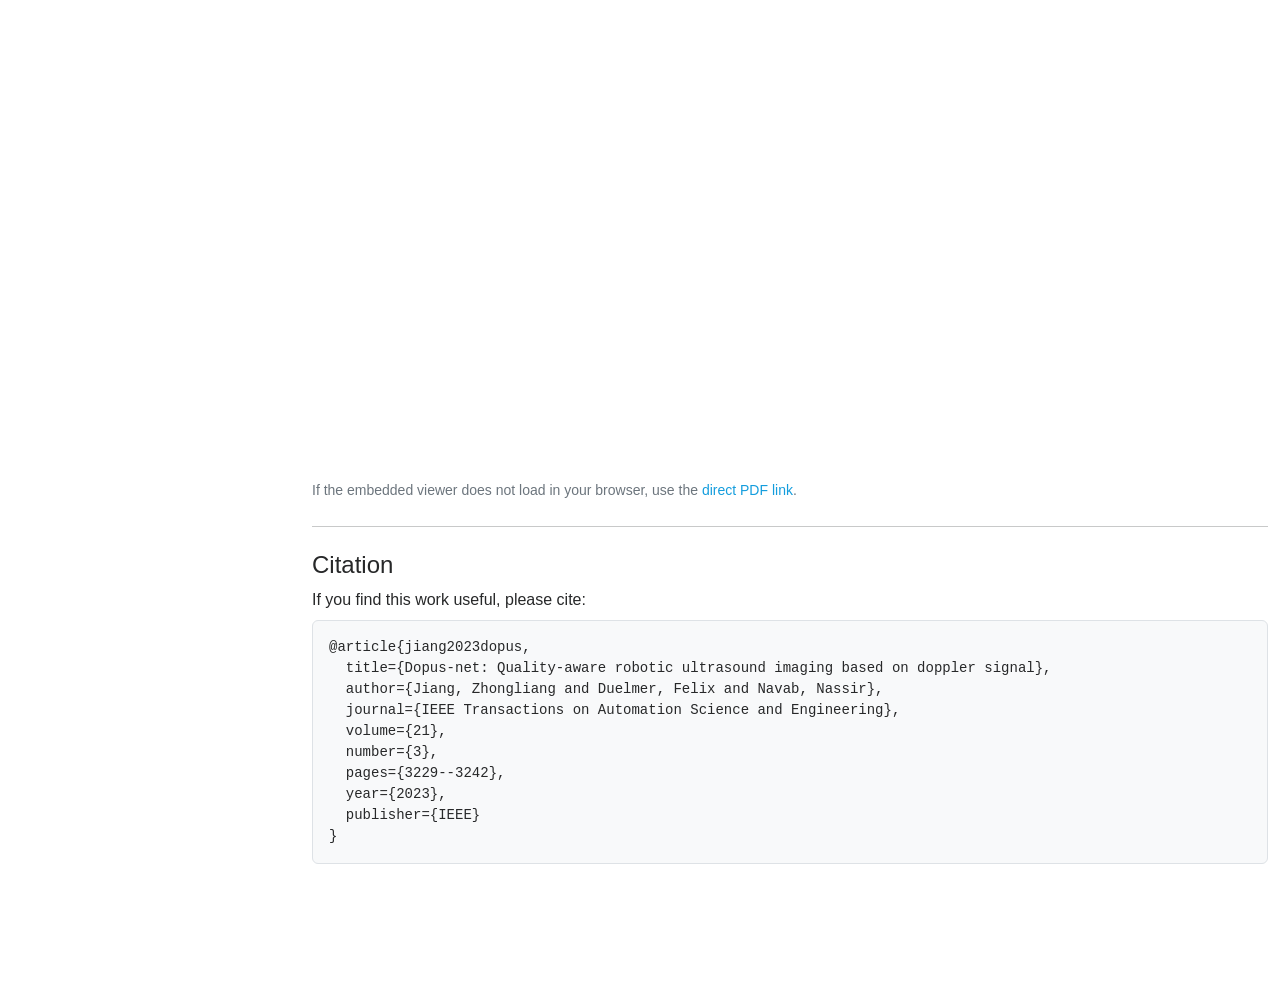
<file: publications/dopus-net.html>
<!DOCTYPE html>
<html lang="en">
<head>
  <meta charset="utf-8">
  <meta content="width=device-width, initial-scale=1.0" name="viewport">
  <title>DopUS-Net</title>

  <link href="../assets/vendor/bootstrap/css/bootstrap.min.css" rel="stylesheet">
  <link href="../assets/vendor/bootstrap-icons/bootstrap-icons.css" rel="stylesheet">
  <link href="../assets/css/style.css?v=20261006h" rel="stylesheet">
</head>

<body>

  <!-- ======= Mobile nav toggle button ======= -->
  <i class="bi bi-list mobile-nav-toggle d-xl-none"></i>

  <!-- ======= Header / Sidebar ======= -->
  <header id="header">
    <div class="d-flex flex-column">
      <div class="profile">
        <img src="../assets/data/images/felix.jpg" onerror="this.onerror=null;this.src='../assets/data/images/avatar.jpg';" alt="Felix Dülmer" class="img-fluid rounded-circle">
        <h1 class="text-light"><a href="../index.html">Felix Dülmer</a></h1>
        <div class="social-links mt-3 text-center">
          <a href="mailto:felix-duelmer@online.de" class="email"><i class="bi bi-envelope"></i></a>
          <a href="https://github.com/Felixduelmer" class="github" aria-label="GitHub" target="_blank" rel="noopener noreferrer"><i class="bi bi-github"></i></a>
          <a href="https://www.linkedin.com/in/felix-d%C3%BClmer-01667711a/" class="linkedin"><i class="bi bi-linkedin"></i></a>
          <a href="https://scholar.google.com/citations?user=jbpQlOIAAAAJ&hl=de" class="scholar" aria-label="Google Scholar">
            <svg style="margin-bottom:-10px;" xmlns="http://www.w3.org/2000/svg" aria-hidden="true" role="img" viewBox="0 100 512 512" width="32px" height="32px" fill="#000000"><g stroke-width="0"></g><g stroke-linecap="round" stroke-linejoin="round"></g><g><path fill="#ffffff" d="M213 111l-107 94h69c5 45 41 64 78 67-7 18-4 27 7 39-43 1-103 26-103 67 4 45 63 54 92 54 38 1 81-19 90-54 4-35-10-54-31-71-23-18-28-28-21-40 15-17 35-27 39-51 2-17-2-28-6-43l45-38-1 16c-3 2-5 6-5 9v103c2 13 22 11 23 0V160c0-3-2-7-5-8v-25l16-16zm58 141c-61 10-87-87-38-99 56-11 83 86 38 99zm-5 73c60 13 61 63 10 78-44 9-82-4-81-30 0-25 35-48 71-48z"></path></g></svg>
          </a>
        </div>
      </div>

      <nav id="navbar" class="nav-menu navbar">
        <ul>
          <li><a href="../index.html#about" class="nav-link scrollto"><i class="bi bi-person-vcard"></i> <span>About</span></a></li>
          <li><a href="../index.html#news" class="nav-link scrollto"><i class="bi bi-newspaper"></i> <span>News</span></a></li>
          <li><a href="../index.html#publications" class="nav-link scrollto"><i class="bi bi-file-earmark"></i> <span>Publications</span></a></li>
          <li><a href="../index.html#workexperience" class="nav-link scrollto"><i class="bi bi-building"></i> <span>Experience</span></a></li>
          <li><a href="../index.html#education" class="nav-link scrollto"><i class="bi bi-mortarboard"></i> <span>Education</span></a></li>
          <li><a href="../index.html#talks" class="nav-link scrollto"><i class="bi bi-mic"></i> <span>Talks &amp; Teaching</span></a></li>
          <li><a href="../index.html#awards" class="nav-link scrollto"><i class="bi bi-trophy"></i> <span>Awards &amp; Service</span></a></li>
          <li><a href="../index.html#contact" class="nav-link scrollto"><i class="bi bi-envelope-at"></i> <span>Contact</span></a></li>
        </ul>
      </nav><!-- .nav-menu -->
    </div>
  </header><!-- End Header -->

  <main id="main">
    <section class="inner-page">
      <div class="container py-5">
    <div class="mb-4">
      <a href="../index.html#publications" class="text-decoration-none"><i class="bi bi-arrow-left"></i> Back to Publications</a>
    </div>

    <h1 class="mb-2">DopUS-Net: Quality-Aware Robotic Ultrasound Imaging based on Doppler Signal</h1>
    <p class="mb-1"><strong>Zhongliang Jiang*</strong>, <strong>Felix Dülmer*</strong>, Nassir Navab</p>
    <p class="text-muted">IEEE Transactions on Automation Science and Engineering (2023) · arXiv:2305.08938 · ICRA 2024 (poster &amp; presentation)</p>

    <div class="links mb-4">
      <a class="project-button" href="https://arxiv.org/abs/2305.08938">arXiv</a>
      <a class="pdf-button" href="https://ieeexplore.ieee.org/search/searchresult.jsp?queryText=DopUS-Net%20Quality-Aware%20Robotic%20Ultrasound%20Imaging%20based%20on%20Doppler%20Signal">Publisher (IEEE Xplore)</a>
      <a class="pdf-button" href="../assets/data/posters/ICRA2024_Dopus_poster.pdf">Poster (PDF)</a>
      <a class="pdf-button" href="../assets/data/presentations/dopus_icra_presentation.pdf">Slides (PDF)</a>
      <a class="pdf-button" href="https://www.youtube.com/watch?v=ZH7K63GngdA">Video (YouTube)</a>
      <a class="code-button" href="https://github.com/Felixduelmer/DopUs">Code (GitHub)</a>
    </div>

    <h2 class="h4">Abstract</h2>
    <p>
      Medical ultrasound (US) is widely used to evaluate
      and stage vascular diseases, in particular for the preliminary
      screening program, due to the advantage of being radiation-free.
      However, automatic segmentation of small tubular structures
      (e.g., the ulnar artery) from cross-sectional US images is still
      challenging. To address this challenge, this paper proposes the
      DopUS-Net and a vessel re-identification module that leverage the
      Doppler effect to enhance the final segmentation result. Firstly,
      the DopUS-Net combines the Doppler images with B-mode
      images to increase the segmentation accuracy and robustness of
      small blood vessels. It incorporates two encoders to exploit the
      maximum potential of the Doppler signal and recurrent neural
      network modules to preserve sequential information. Input to
      the first encoder is a two-channel duplex image representing
      the combination of the grey-scale Doppler and B-mode images
      to ensure anatomical spatial correctness. The second encoder
      operates on the pure Doppler images to provide a region proposal.
      Secondly, benefiting from the Doppler signal, this work first introduces an online artery re-identification module to qualitatively
      evaluate the real-time segmentation results and automatically
      optimize the probe pose for enhanced Doppler images. This
      quality-aware module enables the closed-loop control of robotic
      screening to further improve the confidence and robustness
      of image segmentation. The experimental results demonstrate
      that the proposed approach with the re-identification process
      can significantly improve the accuracy and robustness of the
      segmentation results (dice score: from 0.54 to 0.86; intersection
      over union: from 0.47 to 0.78). The Code and Video are publicly
      accessible.
    </p>

    <hr class="my-4">

    <h2 class="h4">Video</h2>
    <p class="text-muted mb-2">Short overview video on YouTube.</p>
    <div class="ratio ratio-16x9">
      <iframe
        src="https://www.youtube-nocookie.com/embed/ZH7K63GngdA"
        title="DopUS-Net video"
        loading="lazy"
        allow="accelerometer; autoplay; clipboard-write; encrypted-media; gyroscope; picture-in-picture; web-share"
        allowfullscreen>
      </iframe>
    </div>

    <hr class="my-4">

    <h2 class="h4">Slides</h2>
    <p class="text-muted mb-2">Scroll inside the viewer to browse the ICRA 2024 presentation.</p>
    <div class="ratio ratio-16x9">
      <iframe
        src="../assets/data/presentations/dopus_icra_presentation.pdf"
        title="DopUS-Net — ICRA 2024 presentation slides"
        loading="lazy">
      </iframe>
    </div>
    <p class="text-muted mt-2 mb-0"><small>If the embedded viewer does not load in your browser, use the <a href="../assets/data/presentations/dopus_icra_presentation.pdf">direct PDF link</a>.</small></p>

    <hr class="my-4">

    <h2 class="h4">Citation</h2>
    <p class="mb-2">If you find this work useful, please cite:</p>
    <pre class="bg-light p-3 rounded border"><code>@article{jiang2023dopus,
  title={Dopus-net: Quality-aware robotic ultrasound imaging based on doppler signal},
  author={Jiang, Zhongliang and Duelmer, Felix and Navab, Nassir},
  journal={IEEE Transactions on Automation Science and Engineering},
  volume={21},
  number={3},
  pages={3229--3242},
  year={2023},
  publisher={IEEE}
}</code></pre>
      </div>
    </section>
  </main>

  <a href="#" class="back-to-top d-flex align-items-center justify-content-center"><i class="bi bi-arrow-up-short"></i></a>

  <script defer src="../assets/vendor/aos/aos.js"></script>
  <script defer src="../assets/vendor/bootstrap/js/bootstrap.bundle.min.js"></script>
  <script src="../assets/vendor/glightbox/js/glightbox.min.js"></script>
  <script defer src="../assets/vendor/isotope-layout/isotope.pkgd.min.js"></script>
  <script src="../assets/vendor/swiper/swiper-bundle.min.js"></script>
  <script defer src="../assets/vendor/typed.js/typed.min.js"></script>
  <script defer src="../assets/js/main.js"></script>
</body>
</html>
</file>
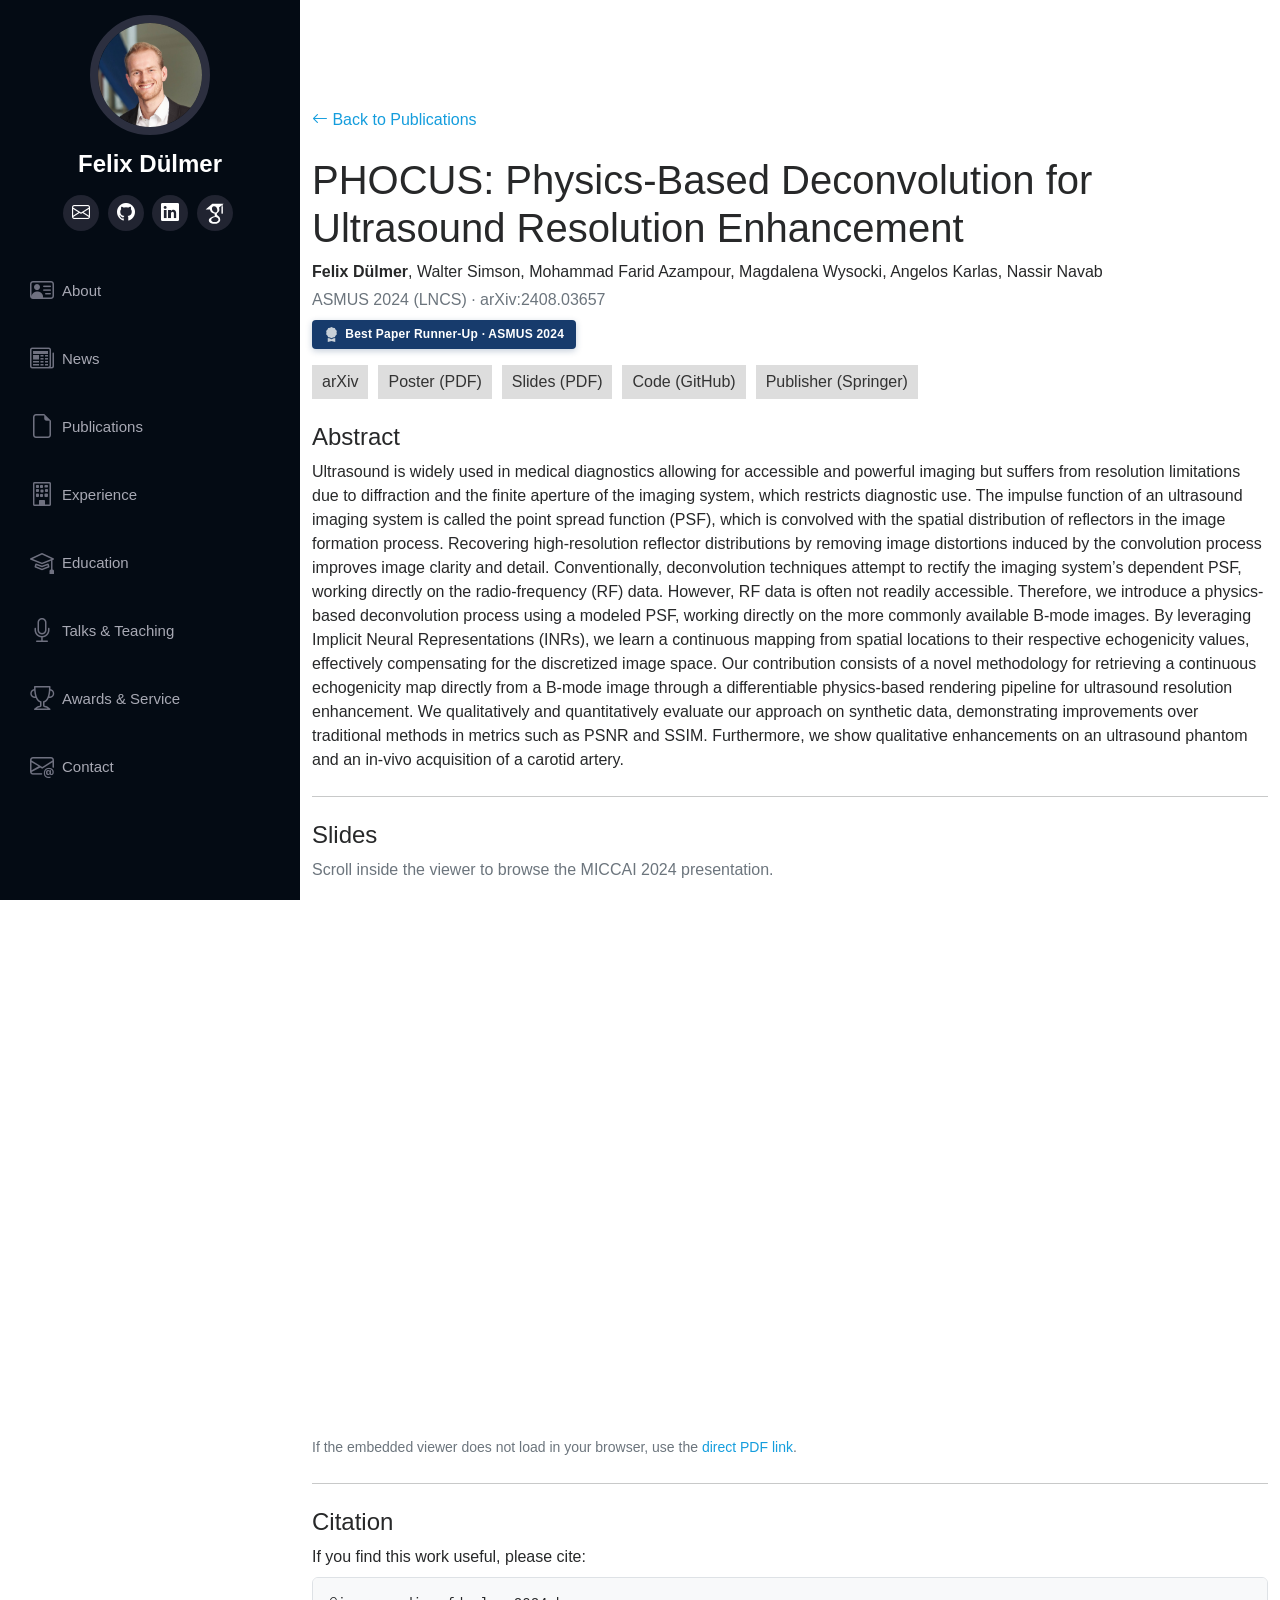
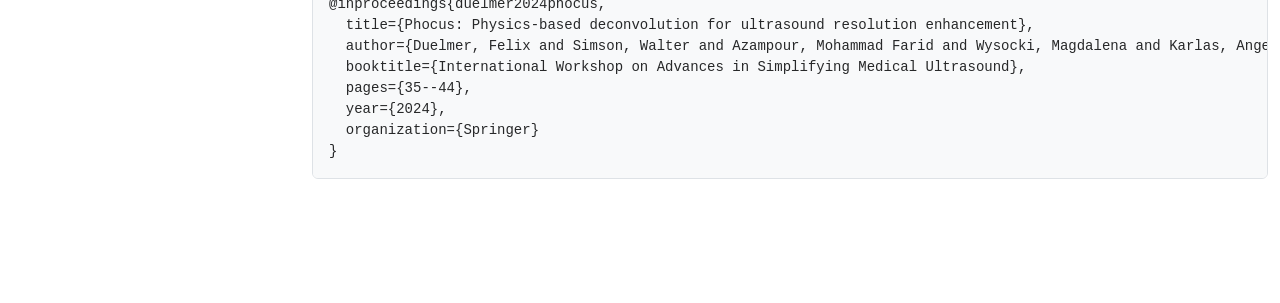
<file: publications/phocus.html>
<!DOCTYPE html>
<html lang="en">
<head>
  <meta charset="utf-8">
  <meta content="width=device-width, initial-scale=1.0" name="viewport">
  <title>PHOCUS</title>

  <link href="../assets/vendor/bootstrap/css/bootstrap.min.css" rel="stylesheet">
  <link href="../assets/vendor/bootstrap-icons/bootstrap-icons.css" rel="stylesheet">
  <link href="../assets/css/style.css?v=20261006h" rel="stylesheet">
</head>

<body>

  <!-- ======= Mobile nav toggle button ======= -->
  <i class="bi bi-list mobile-nav-toggle d-xl-none"></i>

  <!-- ======= Header / Sidebar ======= -->
  <header id="header">
    <div class="d-flex flex-column">
      <div class="profile">
        <img src="../assets/data/images/felix.jpg" onerror="this.onerror=null;this.src='../assets/data/images/avatar.jpg';" alt="Felix Dülmer" class="img-fluid rounded-circle">
        <h1 class="text-light"><a href="../index.html">Felix Dülmer</a></h1>
        <div class="social-links mt-3 text-center">
          <a href="mailto:felix-duelmer@online.de" class="email"><i class="bi bi-envelope"></i></a>
          <a href="https://github.com/Felixduelmer" class="github" aria-label="GitHub" target="_blank" rel="noopener noreferrer"><i class="bi bi-github"></i></a>
          <a href="https://www.linkedin.com/in/felix-d%C3%BClmer-01667711a/" class="linkedin"><i class="bi bi-linkedin"></i></a>
          <a href="https://scholar.google.com/citations?user=jbpQlOIAAAAJ&hl=de" class="scholar" aria-label="Google Scholar">
            <svg style="margin-bottom:-10px;" xmlns="http://www.w3.org/2000/svg" aria-hidden="true" role="img" viewBox="0 100 512 512" width="32px" height="32px" fill="#000000"><g stroke-width="0"></g><g stroke-linecap="round" stroke-linejoin="round"></g><g><path fill="#ffffff" d="M213 111l-107 94h69c5 45 41 64 78 67-7 18-4 27 7 39-43 1-103 26-103 67 4 45 63 54 92 54 38 1 81-19 90-54 4-35-10-54-31-71-23-18-28-28-21-40 15-17 35-27 39-51 2-17-2-28-6-43l45-38-1 16c-3 2-5 6-5 9v103c2 13 22 11 23 0V160c0-3-2-7-5-8v-25l16-16zm58 141c-61 10-87-87-38-99 56-11 83 86 38 99zm-5 73c60 13 61 63 10 78-44 9-82-4-81-30 0-25 35-48 71-48z"></path></g></svg>
          </a>
        </div>
      </div>

      <nav id="navbar" class="nav-menu navbar">
        <ul>
          <li><a href="../index.html#about" class="nav-link scrollto"><i class="bi bi-person-vcard"></i> <span>About</span></a></li>
          <li><a href="../index.html#news" class="nav-link scrollto"><i class="bi bi-newspaper"></i> <span>News</span></a></li>
          <li><a href="../index.html#publications" class="nav-link scrollto"><i class="bi bi-file-earmark"></i> <span>Publications</span></a></li>
          <li><a href="../index.html#workexperience" class="nav-link scrollto"><i class="bi bi-building"></i> <span>Experience</span></a></li>
          <li><a href="../index.html#education" class="nav-link scrollto"><i class="bi bi-mortarboard"></i> <span>Education</span></a></li>
          <li><a href="../index.html#talks" class="nav-link scrollto"><i class="bi bi-mic"></i> <span>Talks &amp; Teaching</span></a></li>
          <li><a href="../index.html#awards" class="nav-link scrollto"><i class="bi bi-trophy"></i> <span>Awards &amp; Service</span></a></li>
          <li><a href="../index.html#contact" class="nav-link scrollto"><i class="bi bi-envelope-at"></i> <span>Contact</span></a></li>
        </ul>
      </nav><!-- .nav-menu -->
    </div>
  </header><!-- End Header -->

  <main id="main">
    <section class="inner-page">
      <div class="container py-5">
    <div class="mb-4">
      <a href="../index.html#publications" class="text-decoration-none"><i class="bi bi-arrow-left"></i> Back to Publications</a>
    </div>

    <h1 class="mb-2">PHOCUS: Physics-Based Deconvolution for Ultrasound Resolution Enhancement</h1>
    <p class="mb-1"><strong>Felix Dülmer</strong>, Walter Simson, Mohammad Farid Azampour, Magdalena Wysocki, Angelos Karlas, Nassir Navab</p>
    <p class="text-muted mb-2">ASMUS 2024 (LNCS) · arXiv:2408.03657</p>
    <p class="mb-3"><span class="award-badge award-silver"><i class="bi bi-award-fill" aria-hidden="true"></i>Best Paper Runner-Up · ASMUS 2024</span></p>

    <div class="links mb-4">
      <a class="project-button" href="https://arxiv.org/abs/2408.03657">arXiv</a>
      <a class="pdf-button" href="../assets/data/posters/MICCAI_2024_PHOCUS_Poster.pdf">Poster (PDF)</a>
      <a class="pdf-button" href="../assets/data/presentations/MICCAI_2024_PHOCUS_presentation.pdf">Slides (PDF)</a>
      <a class="code-button" href="https://github.com/Felixduelmer/phocus">Code (GitHub)</a>
      <a class="pdf-button" href="https://link.springer.com/chapter/10.1007/978-3-031-73647-6_4">Publisher (Springer)</a>
    </div>

    <h2 class="h4">Abstract</h2>
    <p>
      Ultrasound is widely used in medical diagnostics allowing for accessible and powerful imaging but suffers from resolution limitations due to diffraction and the finite aperture of the imaging system, which restricts diagnostic use. The impulse function of an ultrasound imaging system is called the point spread function (PSF), which is convolved with the spatial distribution of reflectors in the image formation process. Recovering high-resolution reflector distributions by removing image distortions induced by the convolution process improves image clarity and detail. Conventionally, deconvolution techniques attempt to rectify the imaging system’s dependent PSF, working directly on the radio-frequency (RF) data. However, RF data is often not readily accessible. Therefore, we introduce a physics-based deconvolution process using a modeled PSF, working directly on the more commonly available B-mode images. By leveraging Implicit Neural Representations (INRs), we learn a continuous mapping from spatial locations to their respective echogenicity values, effectively compensating for the discretized image space. Our contribution consists of a novel methodology for retrieving a continuous echogenicity map directly from a B-mode image through a differentiable physics-based rendering pipeline for ultrasound resolution enhancement. We qualitatively and quantitatively evaluate our approach on synthetic data, demonstrating improvements over traditional methods in metrics such as PSNR and SSIM. Furthermore, we show qualitative enhancements on an ultrasound phantom and an in-vivo acquisition of a carotid artery.
    </p>

    <hr class="my-4">

    <h2 class="h4">Slides</h2>
    <p class="text-muted mb-2">Scroll inside the viewer to browse the MICCAI 2024 presentation.</p>
    <div class="ratio ratio-16x9">
      <iframe
        src="../assets/data/presentations/MICCAI_2024_PHOCUS_presentation.pdf"
        title="PHOCUS — MICCAI 2024 presentation slides"
        loading="lazy">
      </iframe>
    </div>
    <p class="text-muted mt-2 mb-0"><small>If the embedded viewer does not load in your browser, use the <a href="../assets/data/presentations/MICCAI_2024_PHOCUS_presentation.pdf">direct PDF link</a>.</small></p>

    <hr class="my-4">

    <h2 class="h4">Citation</h2>
    <p class="mb-2">If you find this work useful, please cite:</p>
    <pre class="bg-light p-3 rounded border"><code>@inproceedings{duelmer2024phocus,
  title={Phocus: Physics-based deconvolution for ultrasound resolution enhancement},
  author={Duelmer, Felix and Simson, Walter and Azampour, Mohammad Farid and Wysocki, Magdalena and Karlas, Angelos and Navab, Nassir},
  booktitle={International Workshop on Advances in Simplifying Medical Ultrasound},
  pages={35--44},
  year={2024},
  organization={Springer}
}</code></pre>
      </div>
    </section>
  </main>

  <a href="#" class="back-to-top d-flex align-items-center justify-content-center"><i class="bi bi-arrow-up-short"></i></a>

  <script defer src="../assets/vendor/aos/aos.js"></script>
  <script defer src="../assets/vendor/bootstrap/js/bootstrap.bundle.min.js"></script>
  <script src="../assets/vendor/glightbox/js/glightbox.min.js"></script>
  <script defer src="../assets/vendor/isotope-layout/isotope.pkgd.min.js"></script>
  <script src="../assets/vendor/swiper/swiper-bundle.min.js"></script>
  <script defer src="../assets/vendor/typed.js/typed.min.js"></script>
  <script defer src="../assets/js/main.js"></script>
</body>
</html>
</file>
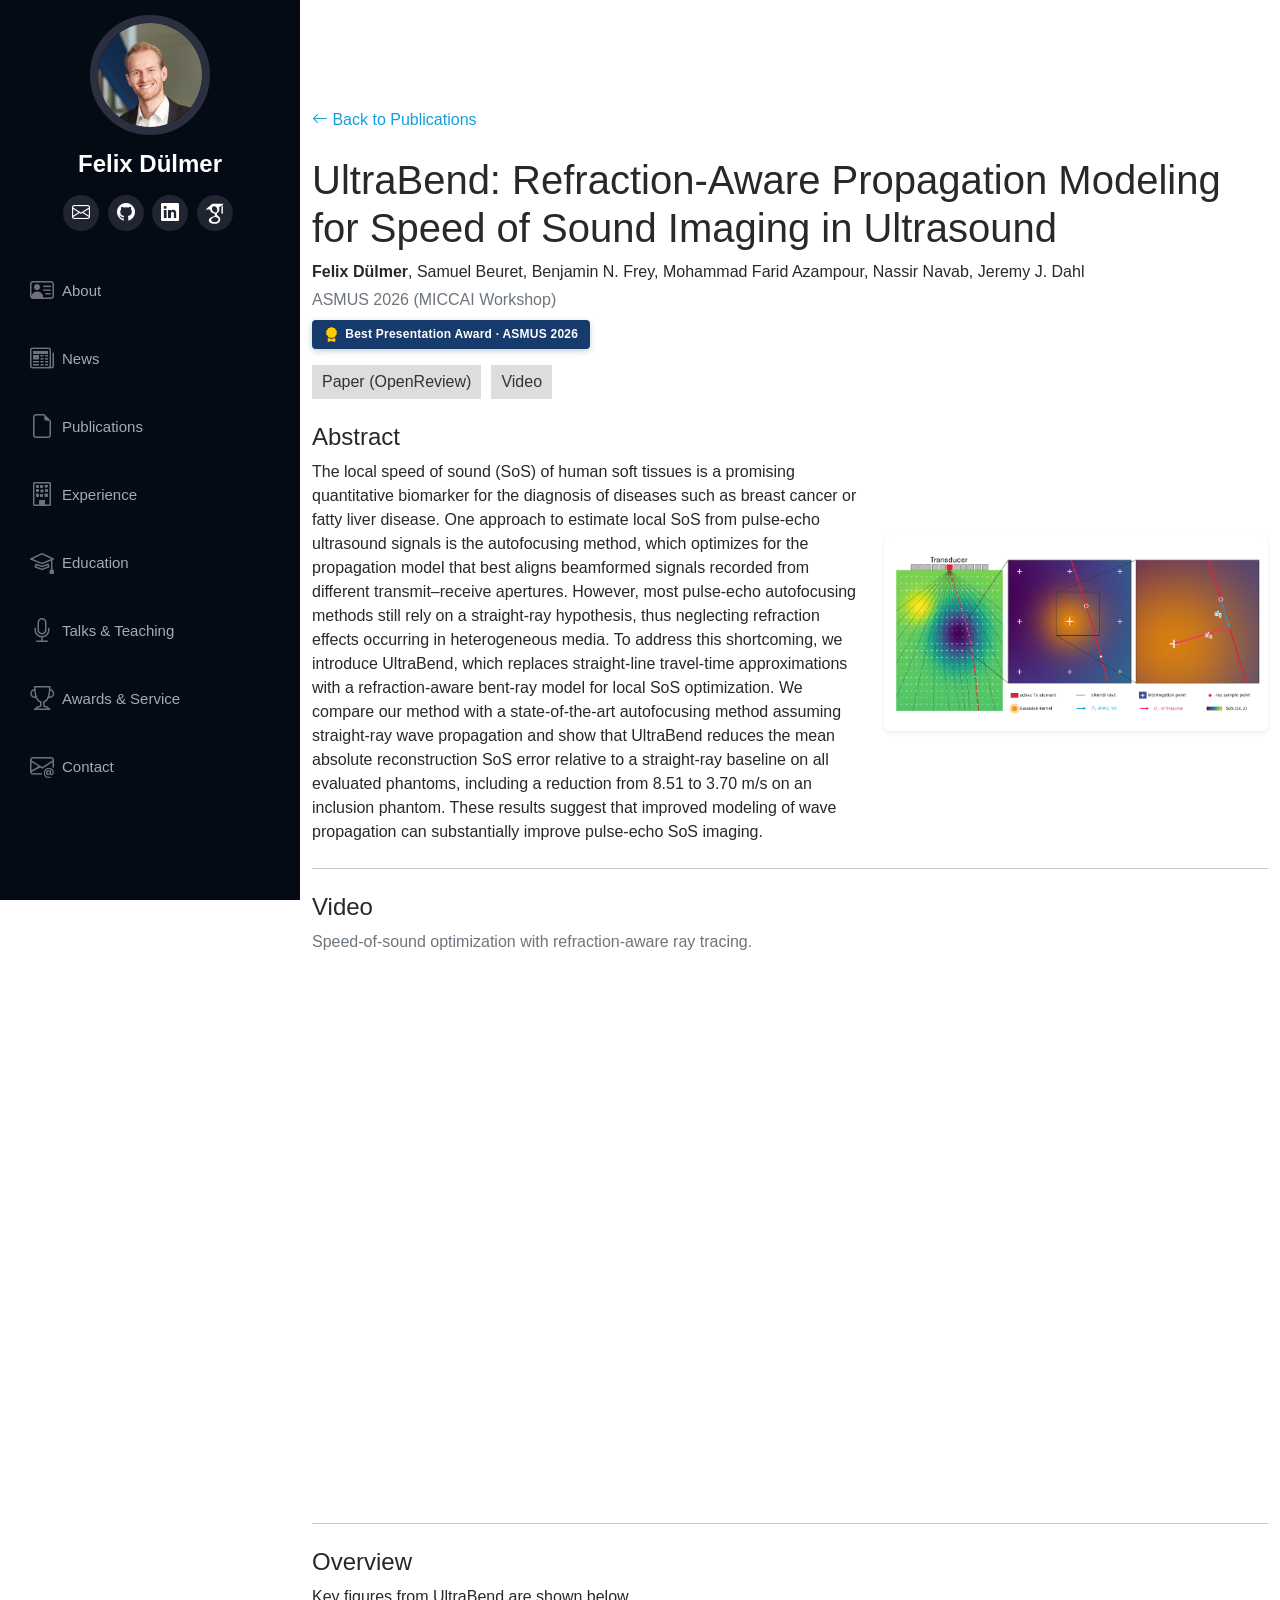
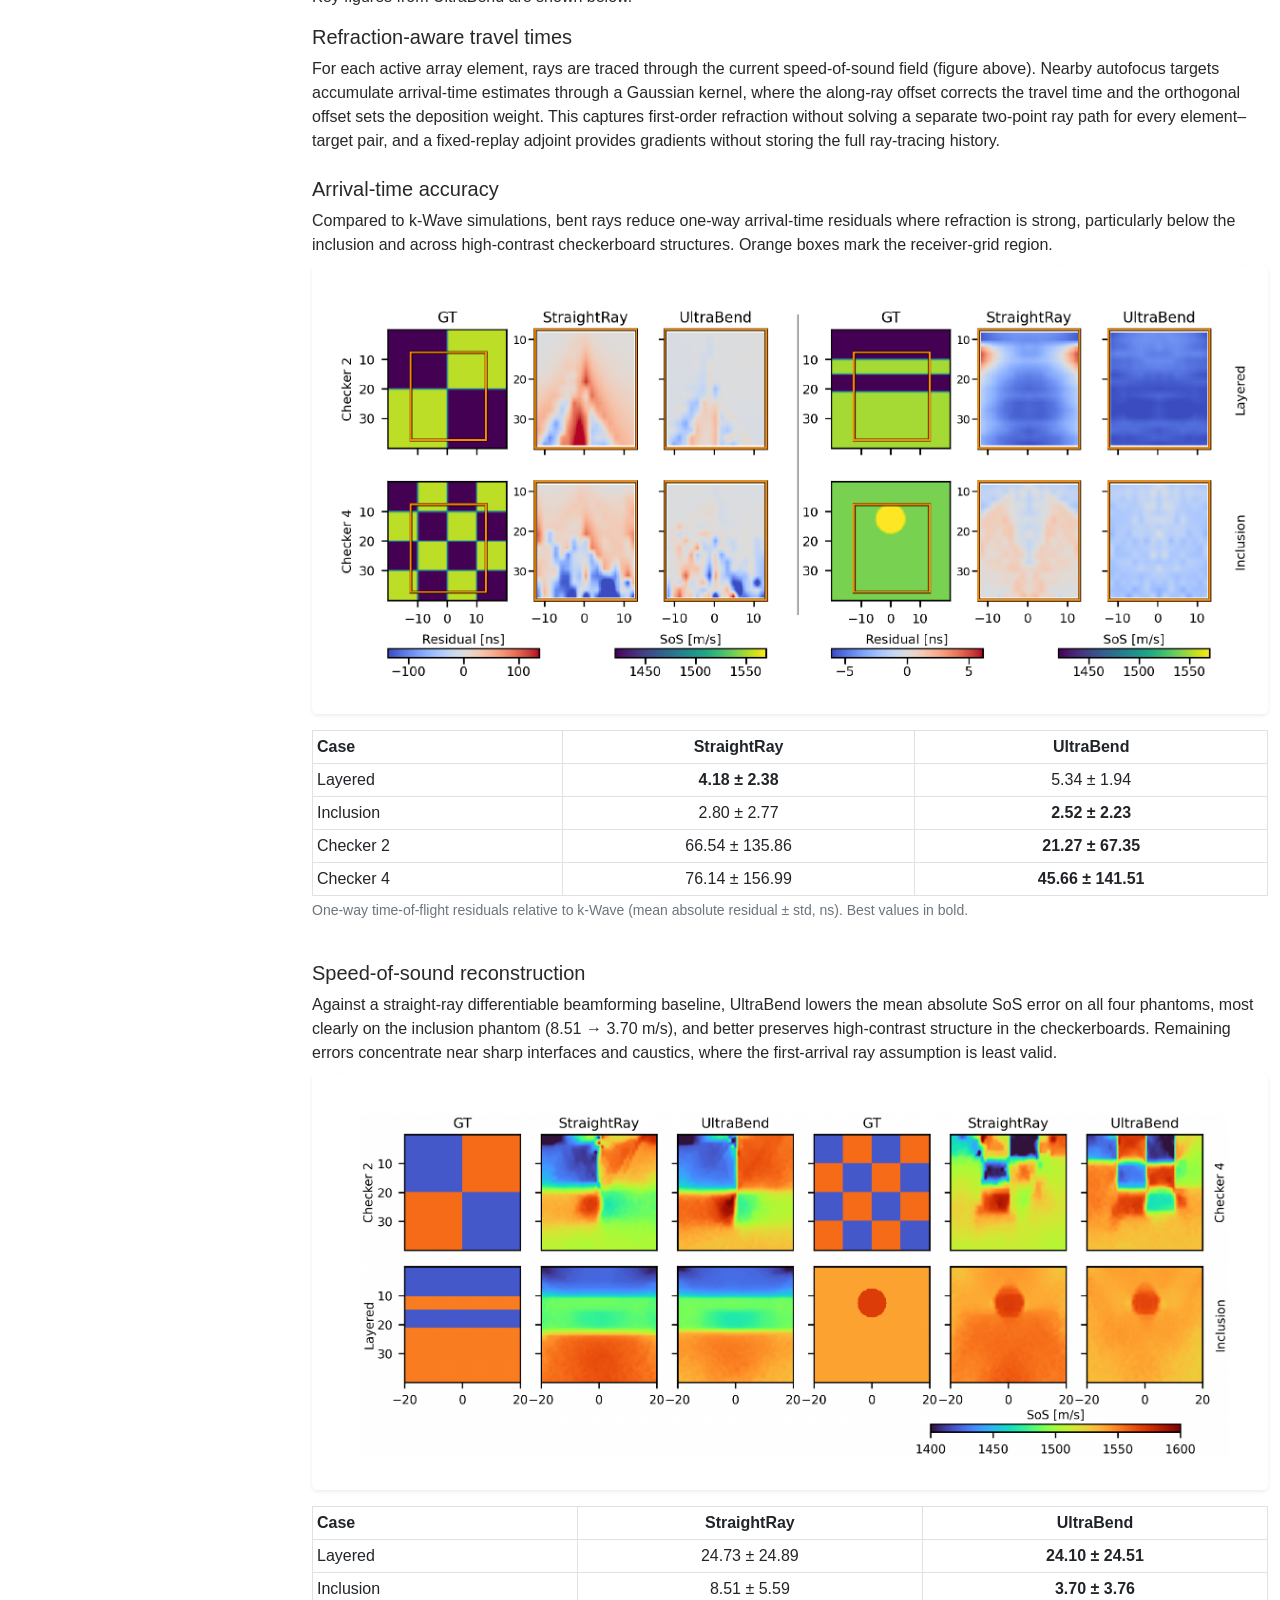
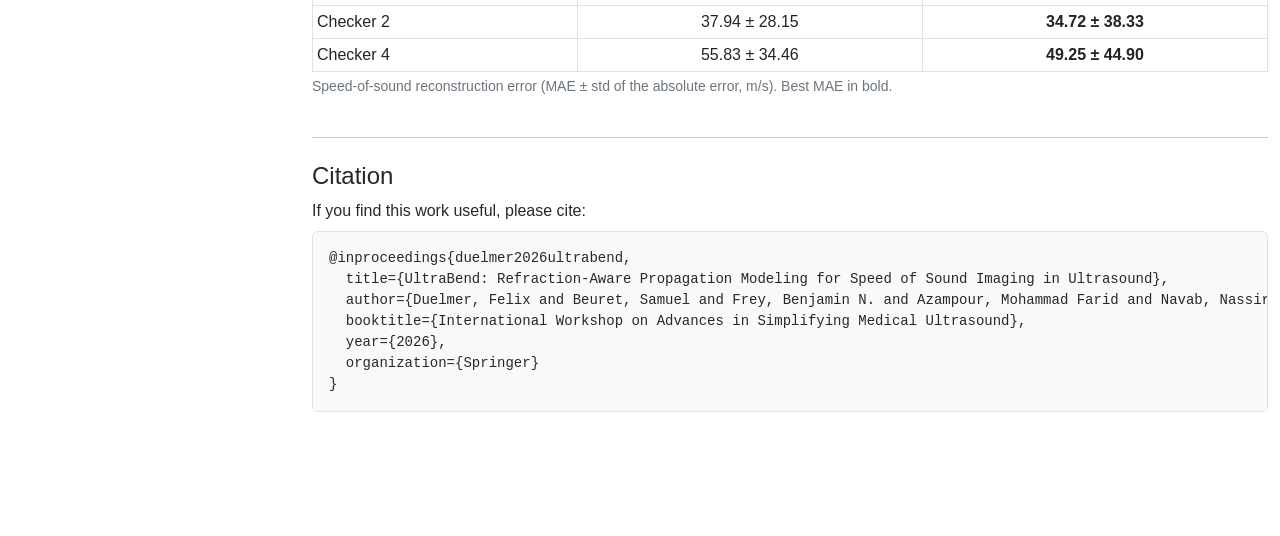
<file: publications/ultrabend.html>
<!DOCTYPE html>
<html lang="en">
<head>
  <meta charset="utf-8">
  <meta content="width=device-width, initial-scale=1.0" name="viewport">
  <title>UltraBend</title>

  <link href="../assets/vendor/bootstrap/css/bootstrap.min.css" rel="stylesheet">
  <link href="../assets/vendor/bootstrap-icons/bootstrap-icons.css" rel="stylesheet">
  <link href="../assets/css/style.css?v=20261006h" rel="stylesheet">
</head>

<body>

  <!-- ======= Mobile nav toggle button ======= -->
  <i class="bi bi-list mobile-nav-toggle d-xl-none"></i>

  <!-- ======= Header / Sidebar ======= -->
  <header id="header">
    <div class="d-flex flex-column">
      <div class="profile">
        <img src="../assets/data/images/felix.jpg" onerror="this.onerror=null;this.src='../assets/data/images/avatar.jpg';" alt="Felix Dülmer" class="img-fluid rounded-circle">
        <h1 class="text-light"><a href="../index.html">Felix Dülmer</a></h1>
        <div class="social-links mt-3 text-center">
          <a href="mailto:felix-duelmer@online.de" class="email"><i class="bi bi-envelope"></i></a>
          <a href="https://github.com/Felixduelmer" class="github" aria-label="GitHub" target="_blank" rel="noopener noreferrer"><i class="bi bi-github"></i></a>
          <a href="https://www.linkedin.com/in/felix-d%C3%BClmer-01667711a/" class="linkedin"><i class="bi bi-linkedin"></i></a>
          <a href="https://scholar.google.com/citations?user=jbpQlOIAAAAJ&hl=de" class="scholar" aria-label="Google Scholar">
            <svg style="margin-bottom:-10px;" xmlns="http://www.w3.org/2000/svg" aria-hidden="true" role="img" viewBox="0 100 512 512" width="32px" height="32px" fill="#000000"><g stroke-width="0"></g><g stroke-linecap="round" stroke-linejoin="round"></g><g><path fill="#ffffff" d="M213 111l-107 94h69c5 45 41 64 78 67-7 18-4 27 7 39-43 1-103 26-103 67 4 45 63 54 92 54 38 1 81-19 90-54 4-35-10-54-31-71-23-18-28-28-21-40 15-17 35-27 39-51 2-17-2-28-6-43l45-38-1 16c-3 2-5 6-5 9v103c2 13 22 11 23 0V160c0-3-2-7-5-8v-25l16-16zm58 141c-61 10-87-87-38-99 56-11 83 86 38 99zm-5 73c60 13 61 63 10 78-44 9-82-4-81-30 0-25 35-48 71-48z"></path></g></svg>
          </a>
        </div>
      </div>

      <nav id="navbar" class="nav-menu navbar">
        <ul>
          <li><a href="../index.html#about" class="nav-link scrollto"><i class="bi bi-person-vcard"></i> <span>About</span></a></li>
          <li><a href="../index.html#news" class="nav-link scrollto"><i class="bi bi-newspaper"></i> <span>News</span></a></li>
          <li><a href="../index.html#publications" class="nav-link scrollto"><i class="bi bi-file-earmark"></i> <span>Publications</span></a></li>
          <li><a href="../index.html#workexperience" class="nav-link scrollto"><i class="bi bi-building"></i> <span>Experience</span></a></li>
          <li><a href="../index.html#education" class="nav-link scrollto"><i class="bi bi-mortarboard"></i> <span>Education</span></a></li>
          <li><a href="../index.html#talks" class="nav-link scrollto"><i class="bi bi-mic"></i> <span>Talks &amp; Teaching</span></a></li>
          <li><a href="../index.html#awards" class="nav-link scrollto"><i class="bi bi-trophy"></i> <span>Awards &amp; Service</span></a></li>
          <li><a href="../index.html#contact" class="nav-link scrollto"><i class="bi bi-envelope-at"></i> <span>Contact</span></a></li>
        </ul>
      </nav><!-- .nav-menu -->
    </div>
  </header><!-- End Header -->

  <main id="main">
    <section class="inner-page">
      <div class="container py-5">
    <div class="mb-4">
      <a href="../index.html#publications" class="text-decoration-none"><i class="bi bi-arrow-left"></i> Back to Publications</a>
    </div>

    <h1 class="mb-2">UltraBend: Refraction-Aware Propagation Modeling for Speed of Sound Imaging in Ultrasound</h1>
    <p class="mb-1"><strong>Felix Dülmer</strong>, Samuel Beuret, Benjamin N. Frey, Mohammad Farid Azampour, Nassir Navab, Jeremy J. Dahl</p>
    <p class="text-muted mb-2">ASMUS 2026 (MICCAI Workshop)</p>
    <p class="mb-3"><span class="award-badge"><i class="bi bi-award-fill" aria-hidden="true"></i>Best Presentation Award · ASMUS 2026</span></p>

    <div class="links mb-4">
      <a class="project-button" href="https://openreview.net/forum?id=CIJzoHelIa">Paper (OpenReview)</a>
      <a class="project-button" href="#video">Video</a>
    </div>

    <div class="row g-4 align-items-center">
      <div class="col-lg-7">
        <h2 class="h4">Abstract</h2>
        <p class="mb-0">
          The local speed of sound (SoS) of human soft tissues is a promising quantitative biomarker for the diagnosis of diseases such as breast cancer or fatty liver disease. One approach to estimate local SoS from pulse-echo ultrasound signals is the autofocusing method, which optimizes for the propagation model that best aligns beamformed signals recorded from different transmit–receive apertures. However, most pulse-echo autofocusing methods still rely on a straight-ray hypothesis, thus neglecting refraction effects occurring in heterogeneous media. To address this shortcoming, we introduce UltraBend, which replaces straight-line travel-time approximations with a refraction-aware bent-ray model for local SoS optimization. We compare our method with a state-of-the-art autofocusing method assuming straight-ray wave propagation and show that UltraBend reduces the mean absolute reconstruction SoS error relative to a straight-ray baseline on all evaluated phantoms, including a reduction from 8.51 to 3.70 m/s on an inclusion phantom. These results suggest that improved modeling of wave propagation can substantially improve pulse-echo SoS imaging.
        </p>
      </div>
      <div class="col-lg-5">
        <a href="../assets/data/ultra_bend/method_ultrabend.png" data-gallery="ultrabend-gallery" class="portfolio-lightbox">
          <img src="../assets/data/ultra_bend/method_ultrabend.png" class="img-fluid rounded shadow-sm" alt="UltraBend: bent rays traced from the active element through the speed-of-sound field deposit arrival times onto nearby autofocus targets" decoding="async">
        </a>
      </div>
    </div>

    <hr class="my-4">

    <h2 class="h4" id="video">Video</h2>
    <p class="text-muted mb-2">Speed-of-sound optimization with refraction-aware ray tracing.</p>
    <div class="ratio ratio-16x9 mb-4">
      <iframe
        src="https://www.youtube-nocookie.com/embed/kzE4NKUmzSc"
        title="UltraBend video"
        loading="lazy"
        allow="accelerometer; autoplay; clipboard-write; encrypted-media; gyroscope; picture-in-picture; web-share"
        allowfullscreen>
      </iframe>
    </div>

    <hr class="my-4">

    <h2 class="h4">Overview</h2>
    <p>
      Key figures from UltraBend are shown below.
    </p>

    <div class="mb-4">
      <h3 class="h5">Refraction-aware travel times</h3>
      <p class="mb-2">
        For each active array element, rays are traced through the current speed-of-sound field (figure above). Nearby autofocus targets accumulate arrival-time estimates through a Gaussian kernel, where the along-ray offset corrects the travel time and the orthogonal offset sets the deposition weight. This captures first-order refraction without solving a separate two-point ray path for every element–target pair, and a fixed-replay adjoint provides gradients without storing the full ray-tracing history.
      </p>
    </div>

    <div class="mb-4">
      <h3 class="h5">Arrival-time accuracy</h3>
      <p class="mb-2">
        Compared to k-Wave simulations, bent rays reduce one-way arrival-time residuals where refraction is strong, particularly below the inclusion and across high-contrast checkerboard structures. Orange boxes mark the receiver-grid region.
      </p>
      <a href="../assets/data/ultra_bend/residuals_ultrabend.png" data-gallery="ultrabend-gallery" class="portfolio-lightbox">
        <img src="../assets/data/ultra_bend/residuals_ultrabend.png" class="img-fluid rounded shadow-sm" alt="Arrival-time residual maps for StraightRay and UltraBend on four phantoms" loading="lazy" decoding="async">
      </a>
      <div class="table-responsive mt-3">
        <table class="table table-sm table-bordered text-center mb-1">
          <thead>
            <tr><th class="text-start">Case</th><th>StraightRay</th><th>UltraBend</th></tr>
          </thead>
          <tbody>
            <tr><td class="text-start">Layered</td><td><strong>4.18 &plusmn; 2.38</strong></td><td>5.34 &plusmn; 1.94</td></tr>
            <tr><td class="text-start">Inclusion</td><td>2.80 &plusmn; 2.77</td><td><strong>2.52 &plusmn; 2.23</strong></td></tr>
            <tr><td class="text-start">Checker 2</td><td>66.54 &plusmn; 135.86</td><td><strong>21.27 &plusmn; 67.35</strong></td></tr>
            <tr><td class="text-start">Checker 4</td><td>76.14 &plusmn; 156.99</td><td><strong>45.66 &plusmn; 141.51</strong></td></tr>
          </tbody>
        </table>
        <p class="small text-muted">One-way time-of-flight residuals relative to k-Wave (mean absolute residual &plusmn; std, ns). Best values in bold.</p>
      </div>
    </div>

    <div class="mb-4">
      <h3 class="h5">Speed-of-sound reconstruction</h3>
      <p class="mb-2">
        Against a straight-ray differentiable beamforming baseline, UltraBend lowers the mean absolute SoS error on all four phantoms, most clearly on the inclusion phantom (8.51 &rarr; 3.70 m/s), and better preserves high-contrast structure in the checkerboards. Remaining errors concentrate near sharp interfaces and caustics, where the first-arrival ray assumption is least valid.
      </p>
      <a href="../assets/data/ultra_bend/sos_results_ultrabend.png" data-gallery="ultrabend-gallery" class="portfolio-lightbox">
        <img src="../assets/data/ultra_bend/sos_results_ultrabend.png" class="img-fluid rounded shadow-sm" alt="Speed-of-sound reconstructions: ground truth, StraightRay and UltraBend on four phantoms" loading="lazy" decoding="async">
      </a>
      <div class="table-responsive mt-3">
        <table class="table table-sm table-bordered text-center mb-1">
          <thead>
            <tr><th class="text-start">Case</th><th>StraightRay</th><th>UltraBend</th></tr>
          </thead>
          <tbody>
            <tr><td class="text-start">Layered</td><td>24.73 &plusmn; 24.89</td><td><strong>24.10 &plusmn; 24.51</strong></td></tr>
            <tr><td class="text-start">Inclusion</td><td>8.51 &plusmn; 5.59</td><td><strong>3.70 &plusmn; 3.76</strong></td></tr>
            <tr><td class="text-start">Checker 2</td><td>37.94 &plusmn; 28.15</td><td><strong>34.72 &plusmn; 38.33</strong></td></tr>
            <tr><td class="text-start">Checker 4</td><td>55.83 &plusmn; 34.46</td><td><strong>49.25 &plusmn; 44.90</strong></td></tr>
          </tbody>
        </table>
        <p class="small text-muted">Speed-of-sound reconstruction error (MAE &plusmn; std of the absolute error, m/s). Best MAE in bold.</p>
      </div>
    </div>

    <hr class="my-4">

    <h2 class="h4">Citation</h2>
    <p class="mb-2">If you find this work useful, please cite:</p>
    <pre class="bg-light p-3 rounded border"><code>@inproceedings{duelmer2026ultrabend,
  title={UltraBend: Refraction-Aware Propagation Modeling for Speed of Sound Imaging in Ultrasound},
  author={Duelmer, Felix and Beuret, Samuel and Frey, Benjamin N. and Azampour, Mohammad Farid and Navab, Nassir and Dahl, Jeremy J.},
  booktitle={International Workshop on Advances in Simplifying Medical Ultrasound},
  year={2026},
  organization={Springer}
}</code></pre>
      </div>
    </section>
  </main>

  <a href="#" class="back-to-top d-flex align-items-center justify-content-center"><i class="bi bi-arrow-up-short"></i></a>

  <script defer src="../assets/vendor/aos/aos.js"></script>
  <script defer src="../assets/vendor/bootstrap/js/bootstrap.bundle.min.js"></script>
  <script src="../assets/vendor/glightbox/js/glightbox.min.js"></script>
  <script defer src="../assets/vendor/isotope-layout/isotope.pkgd.min.js"></script>
  <script src="../assets/vendor/swiper/swiper-bundle.min.js"></script>
  <script defer src="../assets/vendor/typed.js/typed.min.js"></script>
  <script defer src="../assets/js/main.js"></script>
</body>
</html>
</file>
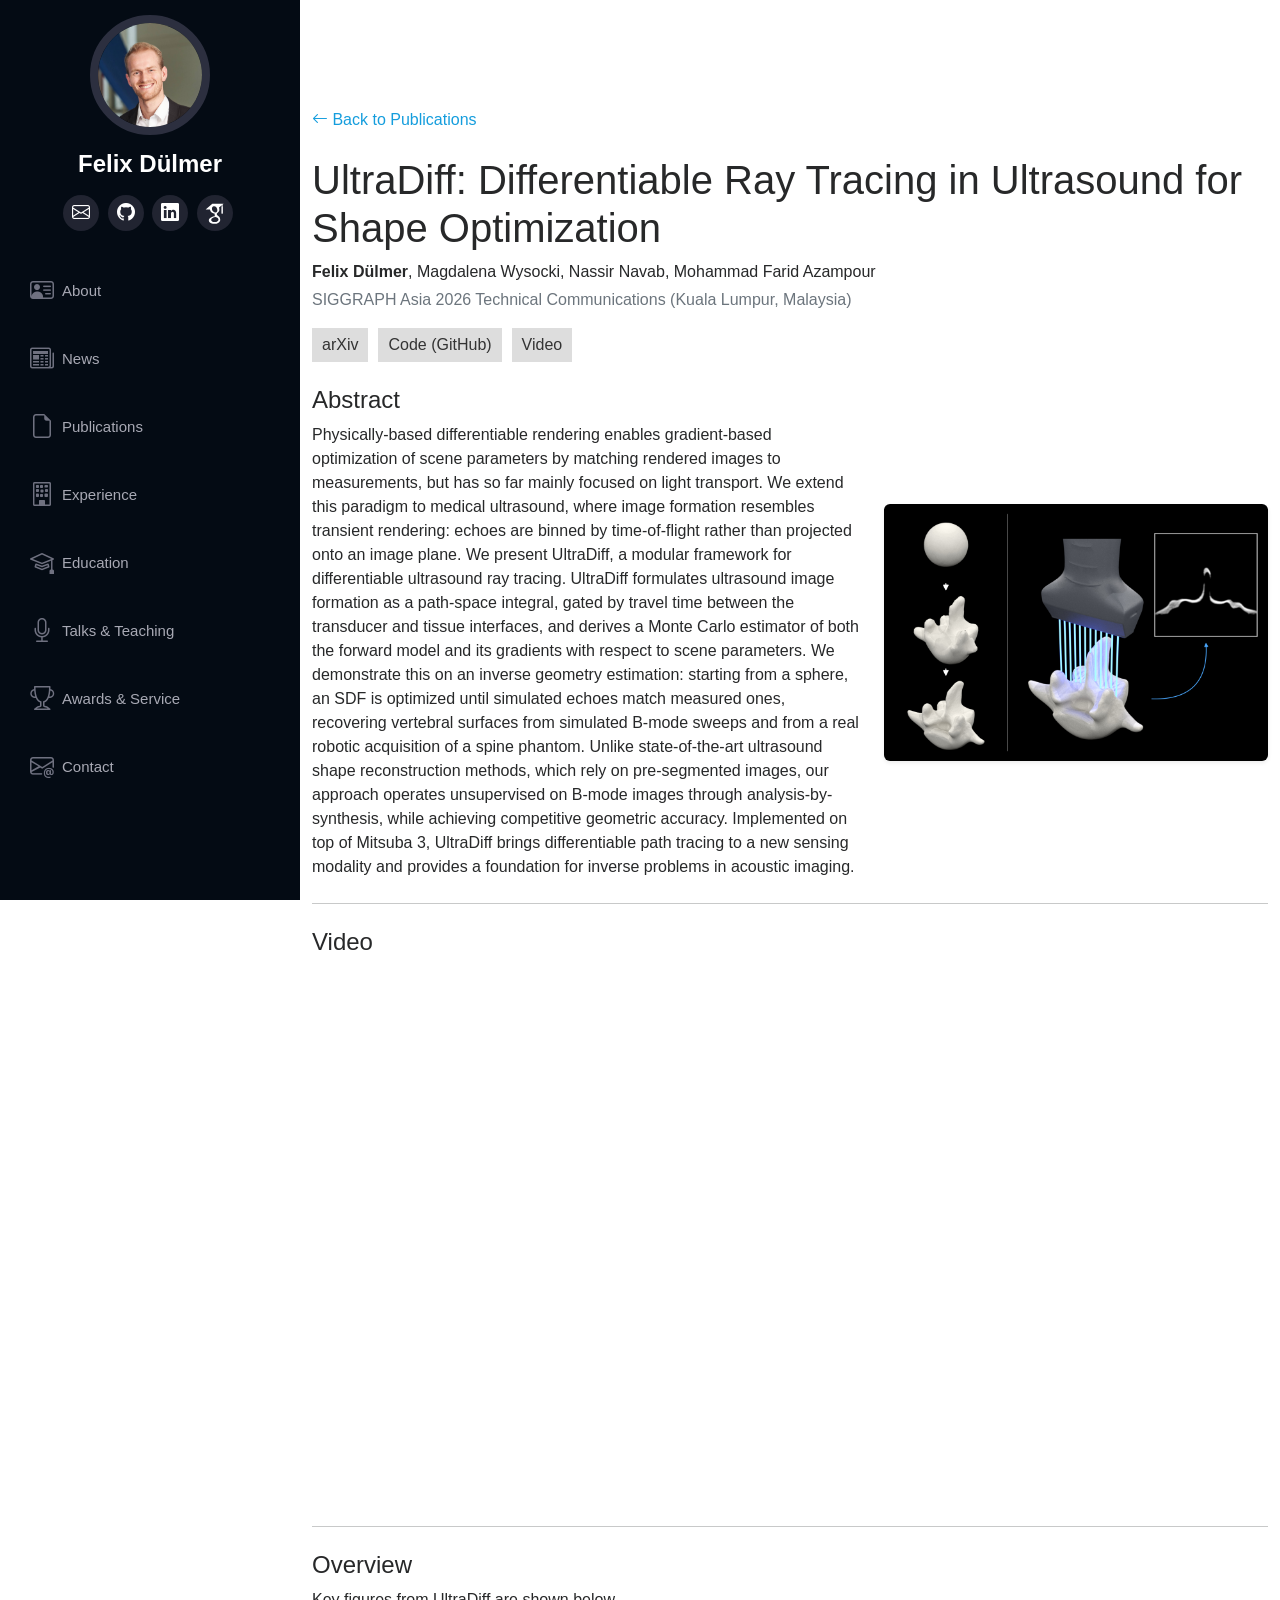
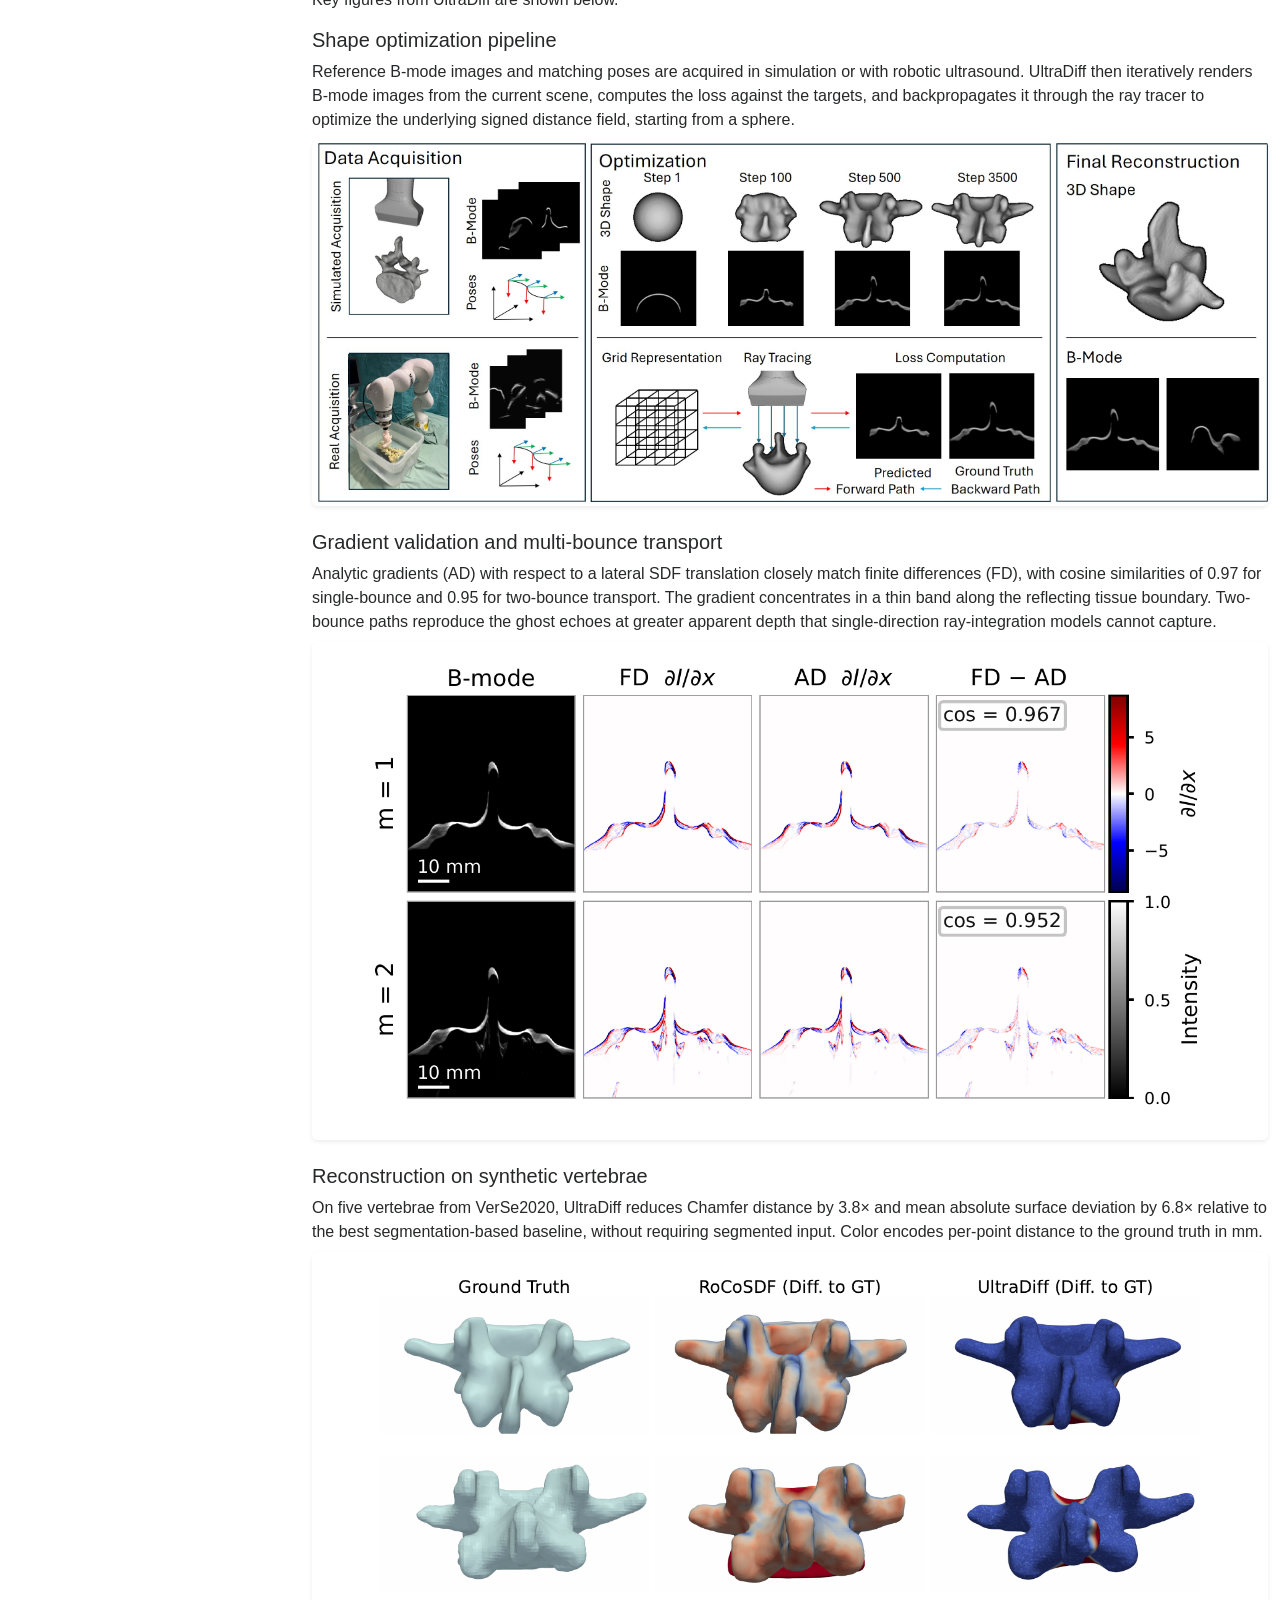
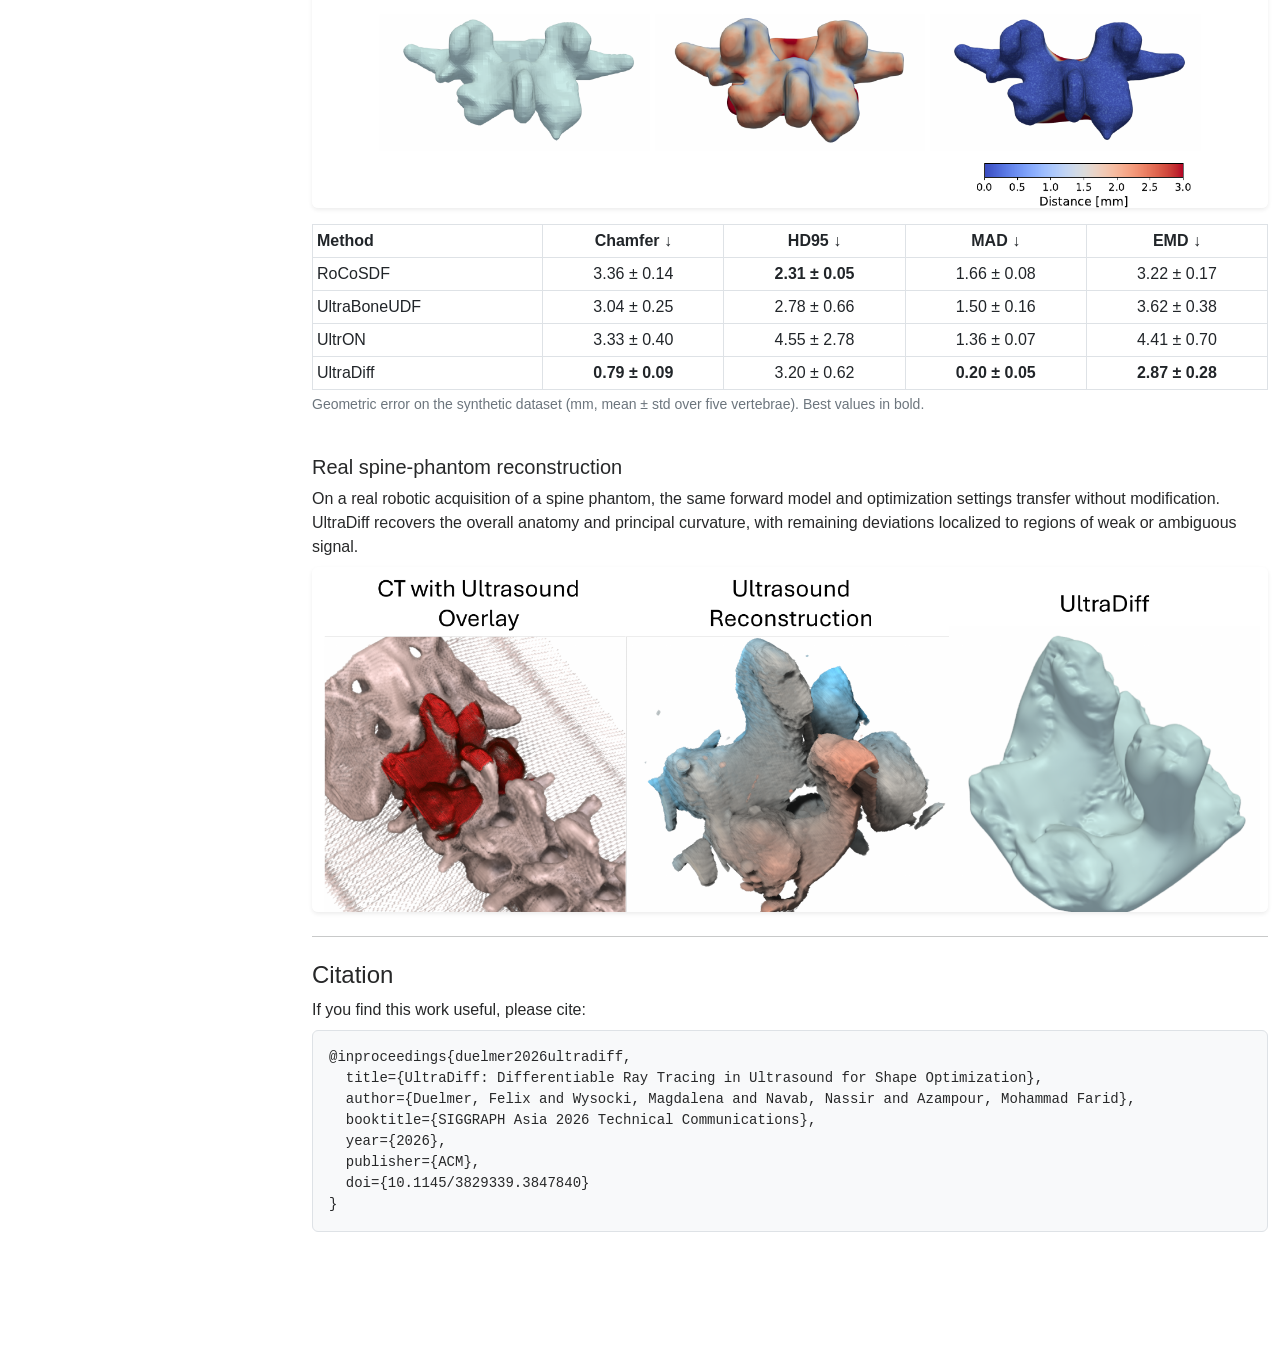
<file: publications/ultradiff.html>
<!DOCTYPE html>
<html lang="en">
<head>
  <meta charset="utf-8">
  <meta content="width=device-width, initial-scale=1.0" name="viewport">
  <title>UltraDiff</title>

  <link href="../assets/vendor/bootstrap/css/bootstrap.min.css" rel="stylesheet">
  <link href="../assets/vendor/bootstrap-icons/bootstrap-icons.css" rel="stylesheet">
  <link href="../assets/css/style.css?v=20261006h" rel="stylesheet">
</head>

<body>

  <!-- ======= Mobile nav toggle button ======= -->
  <i class="bi bi-list mobile-nav-toggle d-xl-none"></i>

  <!-- ======= Header / Sidebar ======= -->
  <header id="header">
    <div class="d-flex flex-column">
      <div class="profile">
        <img src="../assets/data/images/felix.jpg" onerror="this.onerror=null;this.src='../assets/data/images/avatar.jpg';" alt="Felix Dülmer" class="img-fluid rounded-circle">
        <h1 class="text-light"><a href="../index.html">Felix Dülmer</a></h1>
        <div class="social-links mt-3 text-center">
          <a href="mailto:felix-duelmer@online.de" class="email"><i class="bi bi-envelope"></i></a>
          <a href="https://github.com/Felixduelmer" class="github" aria-label="GitHub" target="_blank" rel="noopener noreferrer"><i class="bi bi-github"></i></a>
          <a href="https://www.linkedin.com/in/felix-d%C3%BClmer-01667711a/" class="linkedin"><i class="bi bi-linkedin"></i></a>
          <a href="https://scholar.google.com/citations?user=jbpQlOIAAAAJ&hl=de" class="scholar" aria-label="Google Scholar">
            <svg style="margin-bottom:-10px;" xmlns="http://www.w3.org/2000/svg" aria-hidden="true" role="img" viewBox="0 100 512 512" width="32px" height="32px" fill="#000000"><g stroke-width="0"></g><g stroke-linecap="round" stroke-linejoin="round"></g><g><path fill="#ffffff" d="M213 111l-107 94h69c5 45 41 64 78 67-7 18-4 27 7 39-43 1-103 26-103 67 4 45 63 54 92 54 38 1 81-19 90-54 4-35-10-54-31-71-23-18-28-28-21-40 15-17 35-27 39-51 2-17-2-28-6-43l45-38-1 16c-3 2-5 6-5 9v103c2 13 22 11 23 0V160c0-3-2-7-5-8v-25l16-16zm58 141c-61 10-87-87-38-99 56-11 83 86 38 99zm-5 73c60 13 61 63 10 78-44 9-82-4-81-30 0-25 35-48 71-48z"></path></g></svg>
          </a>
        </div>
      </div>

      <nav id="navbar" class="nav-menu navbar">
        <ul>
          <li><a href="../index.html#about" class="nav-link scrollto"><i class="bi bi-person-vcard"></i> <span>About</span></a></li>
          <li><a href="../index.html#news" class="nav-link scrollto"><i class="bi bi-newspaper"></i> <span>News</span></a></li>
          <li><a href="../index.html#publications" class="nav-link scrollto"><i class="bi bi-file-earmark"></i> <span>Publications</span></a></li>
          <li><a href="../index.html#workexperience" class="nav-link scrollto"><i class="bi bi-building"></i> <span>Experience</span></a></li>
          <li><a href="../index.html#education" class="nav-link scrollto"><i class="bi bi-mortarboard"></i> <span>Education</span></a></li>
          <li><a href="../index.html#talks" class="nav-link scrollto"><i class="bi bi-mic"></i> <span>Talks &amp; Teaching</span></a></li>
          <li><a href="../index.html#awards" class="nav-link scrollto"><i class="bi bi-trophy"></i> <span>Awards &amp; Service</span></a></li>
          <li><a href="../index.html#contact" class="nav-link scrollto"><i class="bi bi-envelope-at"></i> <span>Contact</span></a></li>
        </ul>
      </nav><!-- .nav-menu -->
    </div>
  </header><!-- End Header -->

  <main id="main">
    <section class="inner-page">
      <div class="container py-5">
    <div class="mb-4">
      <a href="../index.html#publications" class="text-decoration-none"><i class="bi bi-arrow-left"></i> Back to Publications</a>
    </div>

    <h1 class="mb-2">UltraDiff: Differentiable Ray Tracing in Ultrasound for Shape Optimization</h1>
    <p class="mb-1"><strong>Felix Dülmer</strong>, Magdalena Wysocki, Nassir Navab, Mohammad Farid Azampour</p>
    <p class="text-muted">SIGGRAPH Asia 2026 Technical Communications (Kuala Lumpur, Malaysia)</p>

    <div class="links mb-4">
      <a class="project-button" href="https://arxiv.org/abs/2610.07941">arXiv</a>
      <a class="code-button" href="https://github.com/Felixduelmer/ultradiff">Code (GitHub)</a>
      <a class="project-button" href="#video">Video</a>
    </div>

    <div class="row g-4 align-items-center">
      <div class="col-lg-7">
        <h2 class="h4">Abstract</h2>
        <p class="mb-0">
          Physically-based differentiable rendering enables gradient-based optimization of scene parameters by matching rendered images to measurements, but has so far mainly focused on light transport. We extend this paradigm to medical ultrasound, where image formation resembles transient rendering: echoes are binned by time-of-flight rather than projected onto an image plane. We present UltraDiff, a modular framework for differentiable ultrasound ray tracing. UltraDiff formulates ultrasound image formation as a path-space integral, gated by travel time between the transducer and tissue interfaces, and derives a Monte Carlo estimator of both the forward model and its gradients with respect to scene parameters. We demonstrate this on an inverse geometry estimation: starting from a sphere, an SDF is optimized until simulated echoes match measured ones, recovering vertebral surfaces from simulated B-mode sweeps and from a real robotic acquisition of a spine phantom.
          Unlike state-of-the-art ultrasound shape reconstruction methods, which rely on pre-segmented images, our approach operates unsupervised on B-mode images through analysis-by-synthesis, while achieving competitive geometric accuracy. Implemented on top of Mitsuba 3, UltraDiff brings differentiable path tracing to a new sensing modality and provides a foundation for inverse problems in acoustic imaging.
        </p>
      </div>
      <div class="col-lg-5">
        <a href="../assets/data/ultra_diff/representative_figure_ultradiff.jpg" data-gallery="ultradiff-gallery" class="portfolio-lightbox">
          <img src="../assets/data/ultra_diff/representative_figure_ultradiff.jpg" class="img-fluid rounded shadow-sm" alt="UltraDiff: a sphere is optimized into a vertebra by differentiable ultrasound ray tracing that renders B-mode images" decoding="async">
        </a>
      </div>
    </div>

    <hr class="my-4">

    <h2 class="h4" id="video">Video</h2>
    <div class="ratio ratio-16x9 mb-4">
      <iframe
        src="https://www.youtube-nocookie.com/embed/hkNkhbVH_PI"
        title="UltraDiff video"
        loading="lazy"
        allow="accelerometer; autoplay; clipboard-write; encrypted-media; gyroscope; picture-in-picture; web-share"
        allowfullscreen>
      </iframe>
    </div>

    <hr class="my-4">

    <h2 class="h4">Overview</h2>
    <p>
      Key figures from UltraDiff are shown below.
    </p>

    <div class="mb-4">
      <h3 class="h5">Shape optimization pipeline</h3>
      <p class="mb-2">
        Reference B-mode images and matching poses are acquired in simulation or with robotic ultrasound. UltraDiff then iteratively renders B-mode images from the current scene, computes the loss against the targets, and backpropagates it through the ray tracer to optimize the underlying signed distance field, starting from a sphere.
      </p>
      <a href="../assets/data/ultra_diff/UltraDiff_teaser.jpg" data-gallery="ultradiff-gallery" class="portfolio-lightbox">
        <img src="../assets/data/ultra_diff/UltraDiff_teaser.jpg" class="img-fluid rounded shadow-sm" alt="UltraDiff shape optimization pipeline" loading="lazy" decoding="async">
      </a>
    </div>

    <div class="mb-4">
      <h3 class="h5">Gradient validation and multi-bounce transport</h3>
      <p class="mb-2">
        Analytic gradients (AD) with respect to a lateral SDF translation closely match finite differences (FD), with cosine similarities of 0.97 for single-bounce and 0.95 for two-bounce transport. The gradient concentrates in a thin band along the reflecting tissue boundary. Two-bounce paths reproduce the ghost echoes at greater apparent depth that single-direction ray-integration models cannot capture.
      </p>
      <a href="../assets/data/ultra_diff/gradient_validation_ultradiff.png" data-gallery="ultradiff-gallery" class="portfolio-lightbox">
        <img src="../assets/data/ultra_diff/gradient_validation_ultradiff.png" class="img-fluid rounded shadow-sm" alt="UltraDiff gradient validation for single- and two-bounce transport" loading="lazy" decoding="async">
      </a>
    </div>

    <div class="mb-4">
      <h3 class="h5">Reconstruction on synthetic vertebrae</h3>
      <p class="mb-2">
        On five vertebrae from VerSe2020, UltraDiff reduces Chamfer distance by 3.8&times; and mean absolute surface deviation by 6.8&times; relative to the best segmentation-based baseline, without requiring segmented input. Color encodes per-point distance to the ground truth in mm.
      </p>
      <a href="../assets/data/ultra_diff/synthetic_results_ultradiff.png" data-gallery="ultradiff-gallery" class="portfolio-lightbox">
        <img src="../assets/data/ultra_diff/synthetic_results_ultradiff.png" class="img-fluid rounded shadow-sm" alt="Vertebra reconstructions compared to RoCoSDF and ground truth" loading="lazy" decoding="async">
      </a>
      <div class="table-responsive mt-3">
        <table class="table table-sm table-bordered text-center mb-1">
          <thead>
            <tr><th class="text-start">Method</th><th>Chamfer &darr;</th><th>HD95 &darr;</th><th>MAD &darr;</th><th>EMD &darr;</th></tr>
          </thead>
          <tbody>
            <tr><td class="text-start">RoCoSDF</td><td>3.36 &plusmn; 0.14</td><td><strong>2.31 &plusmn; 0.05</strong></td><td>1.66 &plusmn; 0.08</td><td>3.22 &plusmn; 0.17</td></tr>
            <tr><td class="text-start">UltraBoneUDF</td><td>3.04 &plusmn; 0.25</td><td>2.78 &plusmn; 0.66</td><td>1.50 &plusmn; 0.16</td><td>3.62 &plusmn; 0.38</td></tr>
            <tr><td class="text-start">UltrON</td><td>3.33 &plusmn; 0.40</td><td>4.55 &plusmn; 2.78</td><td>1.36 &plusmn; 0.07</td><td>4.41 &plusmn; 0.70</td></tr>
            <tr><td class="text-start">UltraDiff</td><td><strong>0.79 &plusmn; 0.09</strong></td><td>3.20 &plusmn; 0.62</td><td><strong>0.20 &plusmn; 0.05</strong></td><td><strong>2.87 &plusmn; 0.28</strong></td></tr>
          </tbody>
        </table>
        <p class="small text-muted">Geometric error on the synthetic dataset (mm, mean &plusmn; std over five vertebrae). Best values in bold.</p>
      </div>
    </div>

    <div class="mb-4">
      <h3 class="h5">Real spine-phantom reconstruction</h3>
      <p class="mb-2">
        On a real robotic acquisition of a spine phantom, the same forward model and optimization settings transfer without modification. UltraDiff recovers the overall anatomy and principal curvature, with remaining deviations localized to regions of weak or ambiguous signal.
      </p>
      <a href="../assets/data/ultra_diff/phantom_results_ultradiff.png" data-gallery="ultradiff-gallery" class="portfolio-lightbox">
        <img src="../assets/data/ultra_diff/phantom_results_ultradiff.png" class="img-fluid rounded shadow-sm" alt="Spine phantom: CT with ultrasound overlay, ultrasound reconstruction, and UltraDiff result" loading="lazy" decoding="async">
      </a>
    </div>

    <hr class="my-4">

    <h2 class="h4">Citation</h2>
    <p class="mb-2">If you find this work useful, please cite:</p>
    <pre class="bg-light p-3 rounded border"><code>@inproceedings{duelmer2026ultradiff,
  title={UltraDiff: Differentiable Ray Tracing in Ultrasound for Shape Optimization},
  author={Duelmer, Felix and Wysocki, Magdalena and Navab, Nassir and Azampour, Mohammad Farid},
  booktitle={SIGGRAPH Asia 2026 Technical Communications},
  year={2026},
  publisher={ACM},
  doi={10.1145/3829339.3847840}
}</code></pre>
      </div>
    </section>
  </main>

  <a href="#" class="back-to-top d-flex align-items-center justify-content-center"><i class="bi bi-arrow-up-short"></i></a>

  <script defer src="../assets/vendor/aos/aos.js"></script>
  <script defer src="../assets/vendor/bootstrap/js/bootstrap.bundle.min.js"></script>
  <script src="../assets/vendor/glightbox/js/glightbox.min.js"></script>
  <script defer src="../assets/vendor/isotope-layout/isotope.pkgd.min.js"></script>
  <script src="../assets/vendor/swiper/swiper-bundle.min.js"></script>
  <script defer src="../assets/vendor/typed.js/typed.min.js"></script>
  <script defer src="../assets/js/main.js"></script>
</body>
</html>
</file>
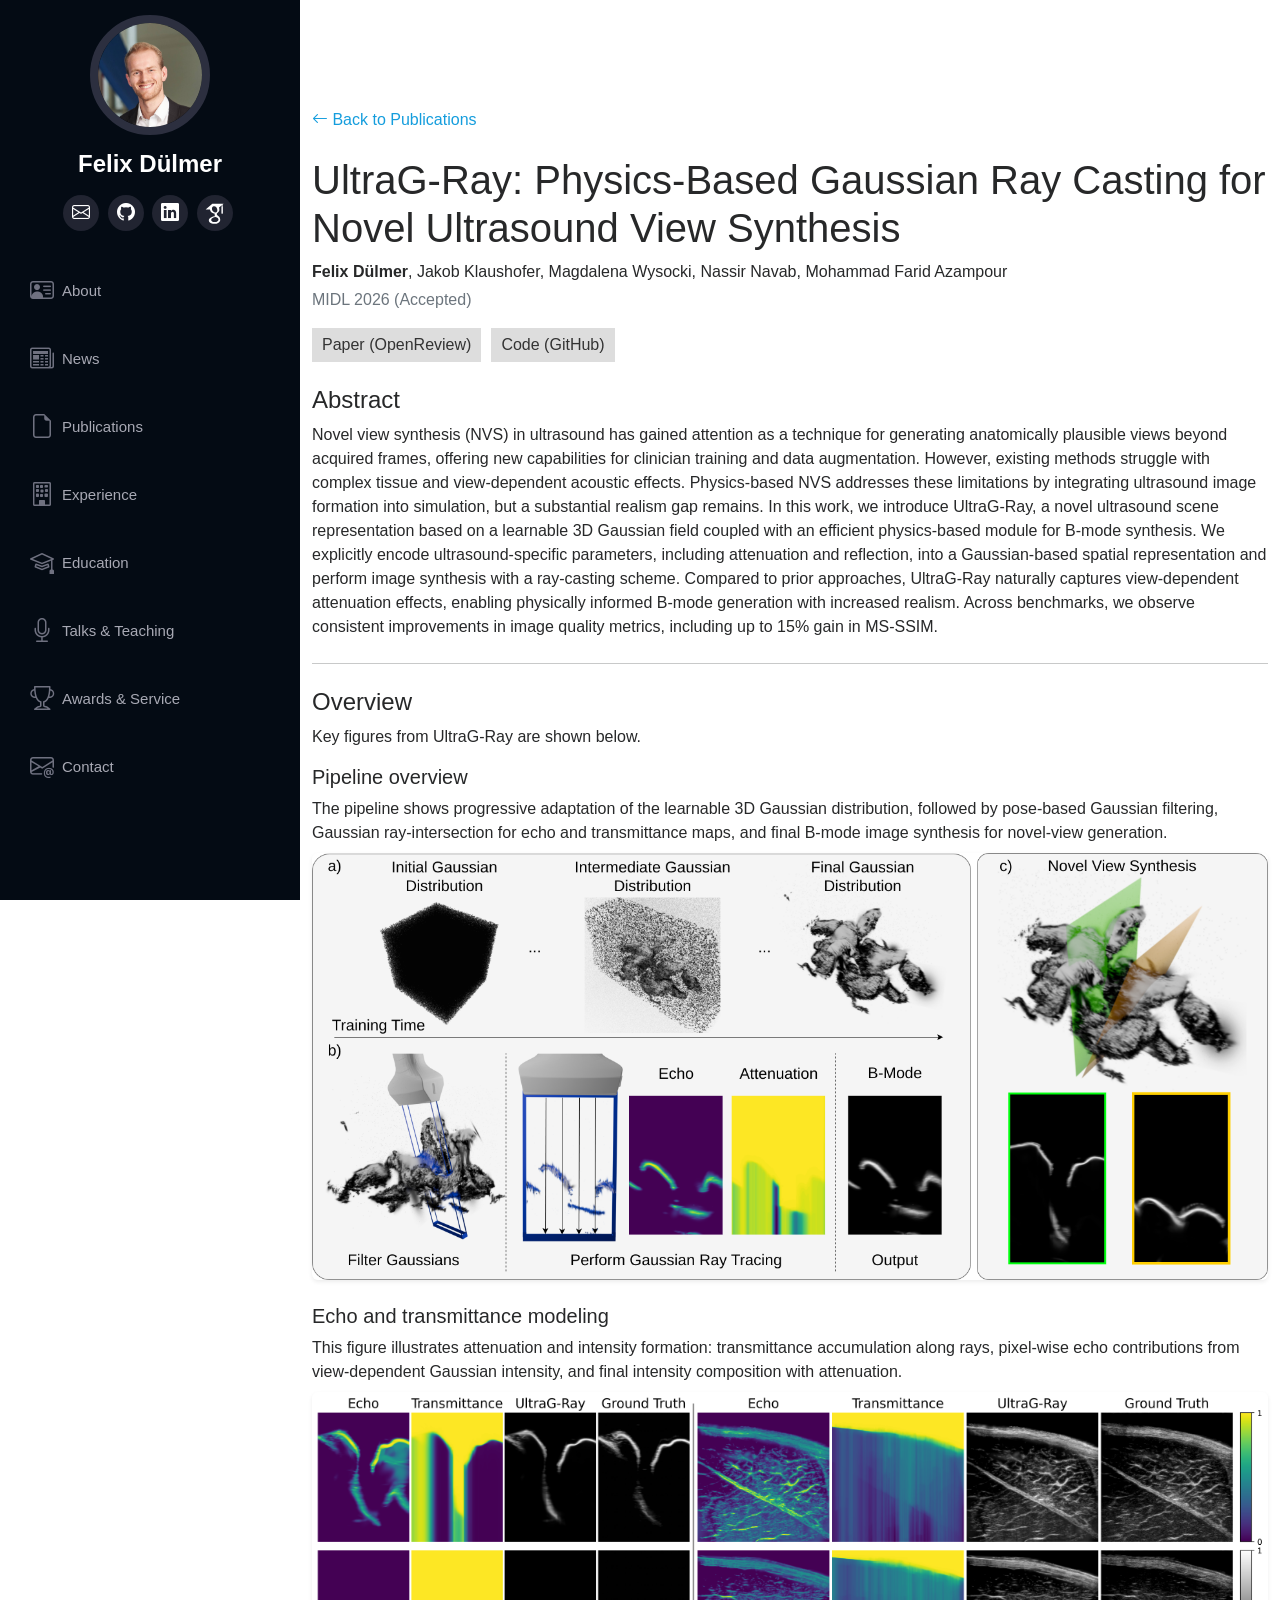
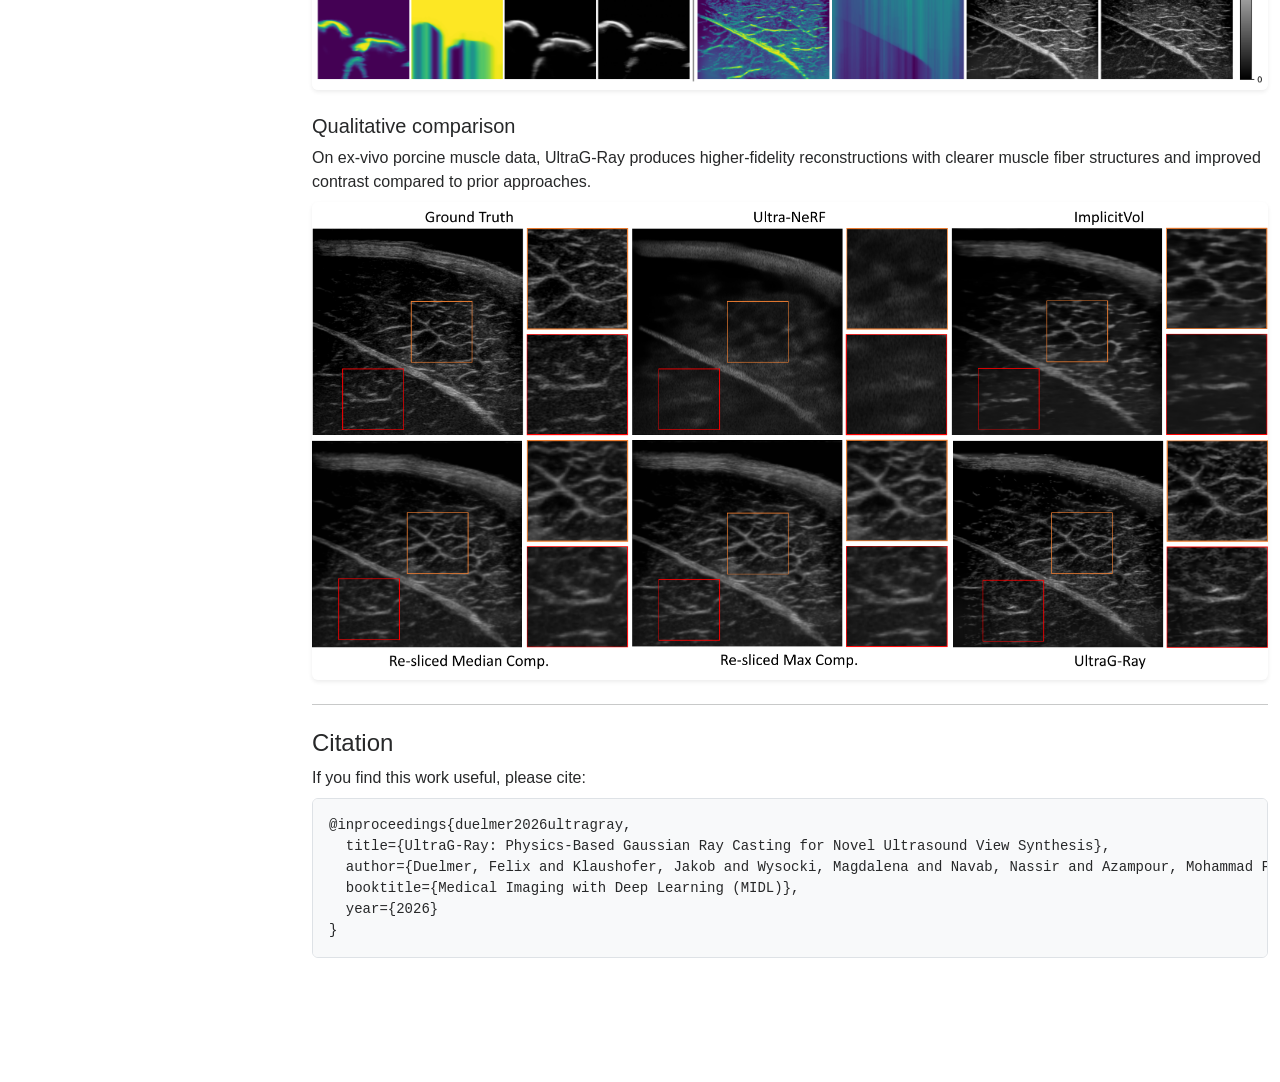
<file: publications/ultragray.html>
<!DOCTYPE html>
<html lang="en">
<head>
  <meta charset="utf-8">
  <meta content="width=device-width, initial-scale=1.0" name="viewport">
  <title>UltraG-Ray</title>

  <link href="../assets/vendor/bootstrap/css/bootstrap.min.css" rel="stylesheet">
  <link href="../assets/vendor/bootstrap-icons/bootstrap-icons.css" rel="stylesheet">
  <link href="../assets/css/style.css?v=20261006h" rel="stylesheet">
</head>

<body>

  <!-- ======= Mobile nav toggle button ======= -->
  <i class="bi bi-list mobile-nav-toggle d-xl-none"></i>

  <!-- ======= Header / Sidebar ======= -->
  <header id="header">
    <div class="d-flex flex-column">
      <div class="profile">
        <img src="../assets/data/images/felix.jpg" onerror="this.onerror=null;this.src='../assets/data/images/avatar.jpg';" alt="Felix Dülmer" class="img-fluid rounded-circle">
        <h1 class="text-light"><a href="../index.html">Felix Dülmer</a></h1>
        <div class="social-links mt-3 text-center">
          <a href="mailto:felix-duelmer@online.de" class="email"><i class="bi bi-envelope"></i></a>
          <a href="https://github.com/Felixduelmer" class="github" aria-label="GitHub" target="_blank" rel="noopener noreferrer"><i class="bi bi-github"></i></a>
          <a href="https://www.linkedin.com/in/felix-d%C3%BClmer-01667711a/" class="linkedin"><i class="bi bi-linkedin"></i></a>
          <a href="https://scholar.google.com/citations?user=jbpQlOIAAAAJ&hl=de" class="scholar" aria-label="Google Scholar">
            <svg style="margin-bottom:-10px;" xmlns="http://www.w3.org/2000/svg" aria-hidden="true" role="img" viewBox="0 100 512 512" width="32px" height="32px" fill="#000000"><g stroke-width="0"></g><g stroke-linecap="round" stroke-linejoin="round"></g><g><path fill="#ffffff" d="M213 111l-107 94h69c5 45 41 64 78 67-7 18-4 27 7 39-43 1-103 26-103 67 4 45 63 54 92 54 38 1 81-19 90-54 4-35-10-54-31-71-23-18-28-28-21-40 15-17 35-27 39-51 2-17-2-28-6-43l45-38-1 16c-3 2-5 6-5 9v103c2 13 22 11 23 0V160c0-3-2-7-5-8v-25l16-16zm58 141c-61 10-87-87-38-99 56-11 83 86 38 99zm-5 73c60 13 61 63 10 78-44 9-82-4-81-30 0-25 35-48 71-48z"></path></g></svg>
          </a>
        </div>
      </div>

      <nav id="navbar" class="nav-menu navbar">
        <ul>
          <li><a href="../index.html#about" class="nav-link scrollto"><i class="bi bi-person-vcard"></i> <span>About</span></a></li>
          <li><a href="../index.html#news" class="nav-link scrollto"><i class="bi bi-newspaper"></i> <span>News</span></a></li>
          <li><a href="../index.html#publications" class="nav-link scrollto"><i class="bi bi-file-earmark"></i> <span>Publications</span></a></li>
          <li><a href="../index.html#workexperience" class="nav-link scrollto"><i class="bi bi-building"></i> <span>Experience</span></a></li>
          <li><a href="../index.html#education" class="nav-link scrollto"><i class="bi bi-mortarboard"></i> <span>Education</span></a></li>
          <li><a href="../index.html#talks" class="nav-link scrollto"><i class="bi bi-mic"></i> <span>Talks &amp; Teaching</span></a></li>
          <li><a href="../index.html#awards" class="nav-link scrollto"><i class="bi bi-trophy"></i> <span>Awards &amp; Service</span></a></li>
          <li><a href="../index.html#contact" class="nav-link scrollto"><i class="bi bi-envelope-at"></i> <span>Contact</span></a></li>
        </ul>
      </nav><!-- .nav-menu -->
    </div>
  </header><!-- End Header -->

  <main id="main">
    <section class="inner-page">
      <div class="container py-5">
    <div class="mb-4">
      <a href="../index.html#publications" class="text-decoration-none"><i class="bi bi-arrow-left"></i> Back to Publications</a>
    </div>

    <h1 class="mb-2">UltraG-Ray: Physics-Based Gaussian Ray Casting for Novel Ultrasound View Synthesis</h1>
    <p class="mb-1"><strong>Felix Dülmer</strong>, Jakob Klaushofer, Magdalena Wysocki, Nassir Navab, Mohammad Farid Azampour</p>
    <p class="text-muted">MIDL 2026 (Accepted)</p>

    <div class="links mb-4">
      <a class="project-button" href="https://openreview.net/pdf?id=QIUjZpcGYz">Paper (OpenReview)</a>
      <a class="code-button" href="https://github.com/jakobkla/UltraG-Ray">Code (GitHub)</a>
    </div>

    <h2 class="h4">Abstract</h2>
    <p>
      Novel view synthesis (NVS) in ultrasound has gained attention as a technique for generating anatomically plausible views beyond acquired frames, offering new capabilities for clinician training and data augmentation. However, existing methods struggle with complex tissue and view-dependent acoustic effects. Physics-based NVS addresses these limitations by integrating ultrasound image formation into simulation, but a substantial realism gap remains.
      In this work, we introduce UltraG-Ray, a novel ultrasound scene representation based on a learnable 3D Gaussian field coupled with an efficient physics-based module for B-mode synthesis. We explicitly encode ultrasound-specific parameters, including attenuation and reflection, into a Gaussian-based spatial representation and perform image synthesis with a ray-casting scheme. Compared to prior approaches, UltraG-Ray naturally captures view-dependent attenuation effects, enabling physically informed B-mode generation with increased realism. Across benchmarks, we observe consistent improvements in image quality metrics, including up to 15% gain in MS-SSIM.
    </p>

    <hr class="my-4">

    <h2 class="h4">Overview</h2>
    <p>
      Key figures from UltraG-Ray are shown below.
    </p>

    <div class="mb-4">
      <h3 class="h5">Pipeline overview</h3>
      <p class="mb-2">
        The pipeline shows progressive adaptation of the learnable 3D Gaussian distribution, followed by pose-based Gaussian filtering, Gaussian ray-intersection for echo and transmittance maps, and final B-mode image synthesis for novel-view generation.
      </p>
      <a href="../assets/data/ultra_gray/pipeline_ultra_gray.png" data-gallery="ultragray-gallery" class="portfolio-lightbox">
        <img src="../assets/data/ultra_gray/pipeline_ultra_gray.png" class="img-fluid rounded shadow-sm" alt="UltraG-Ray pipeline overview" loading="lazy" decoding="async">
      </a>
    </div>

    <div class="mb-4">
      <h3 class="h5">Echo and transmittance modeling</h3>
      <p class="mb-2">
        This figure illustrates attenuation and intensity formation: transmittance accumulation along rays, pixel-wise echo contributions from view-dependent Gaussian intensity, and final intensity composition with attenuation.
      </p>
      <a href="../assets/data/ultra_gray/echo_trans_ultra_gray.png" data-gallery="ultragray-gallery" class="portfolio-lightbox">
        <img src="../assets/data/ultra_gray/echo_trans_ultra_gray.png" class="img-fluid rounded shadow-sm" alt="UltraG-Ray echo and transmittance examples" loading="lazy" decoding="async">
      </a>
    </div>

    <div class="mb-4">
      <h3 class="h5">Qualitative comparison</h3>
      <p class="mb-2">
        On ex-vivo porcine muscle data, UltraG-Ray produces higher-fidelity reconstructions with clearer muscle fiber structures and improved contrast compared to prior approaches.
      </p>
      <a href="../assets/data/ultra_gray/results_ultra_gray.png" data-gallery="ultragray-gallery" class="portfolio-lightbox">
        <img src="../assets/data/ultra_gray/results_ultra_gray.png" class="img-fluid rounded shadow-sm" alt="UltraG-Ray qualitative comparison" loading="lazy" decoding="async">
      </a>
    </div>

    <hr class="my-4">

    <h2 class="h4">Citation</h2>
    <p class="mb-2">If you find this work useful, please cite:</p>
    <pre class="bg-light p-3 rounded border"><code>@inproceedings{duelmer2026ultragray,
  title={UltraG-Ray: Physics-Based Gaussian Ray Casting for Novel Ultrasound View Synthesis},
  author={Duelmer, Felix and Klaushofer, Jakob and Wysocki, Magdalena and Navab, Nassir and Azampour, Mohammad Farid},
  booktitle={Medical Imaging with Deep Learning (MIDL)},
  year={2026}
}</code></pre>
      </div>
    </section>
  </main>

  <a href="#" class="back-to-top d-flex align-items-center justify-content-center"><i class="bi bi-arrow-up-short"></i></a>

  <script defer src="../assets/vendor/aos/aos.js"></script>
  <script defer src="../assets/vendor/bootstrap/js/bootstrap.bundle.min.js"></script>
  <script src="../assets/vendor/glightbox/js/glightbox.min.js"></script>
  <script defer src="../assets/vendor/isotope-layout/isotope.pkgd.min.js"></script>
  <script src="../assets/vendor/swiper/swiper-bundle.min.js"></script>
  <script defer src="../assets/vendor/typed.js/typed.min.js"></script>
  <script defer src="../assets/js/main.js"></script>
</body>
</html>
</file>
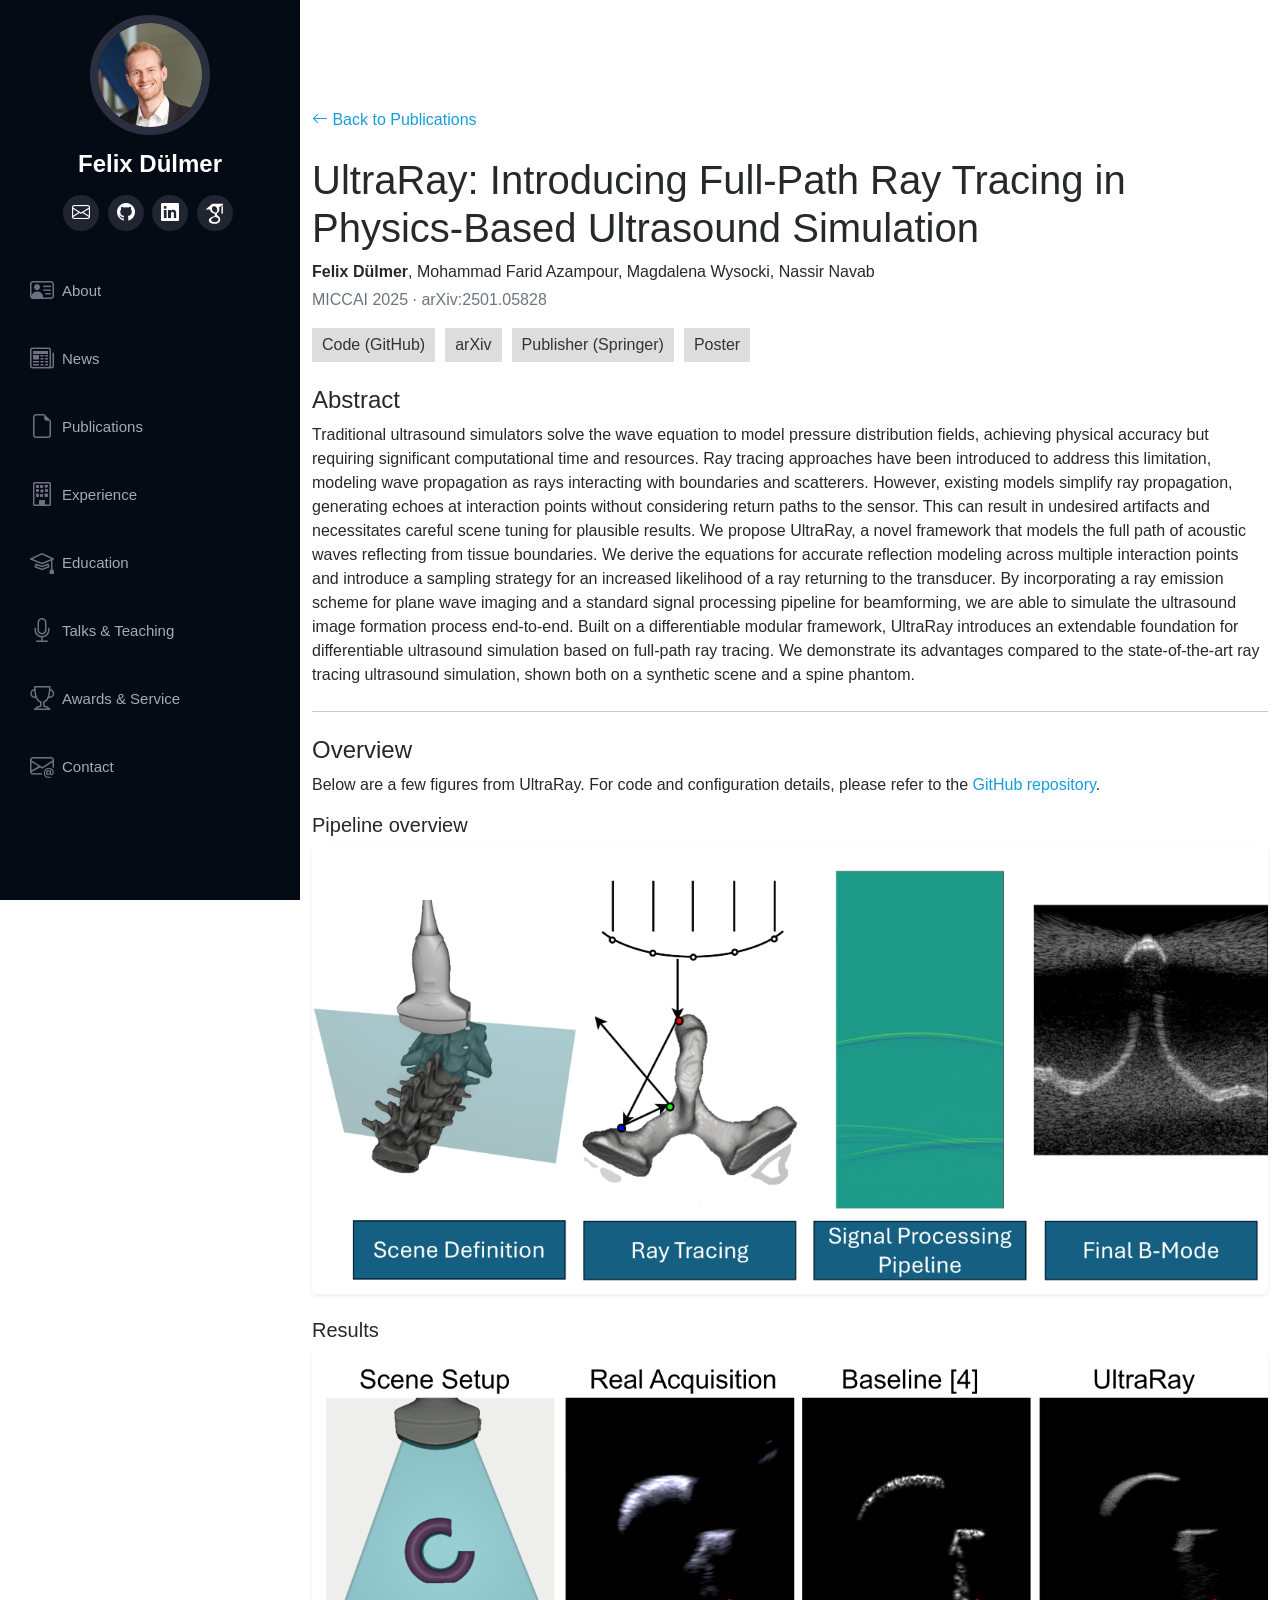
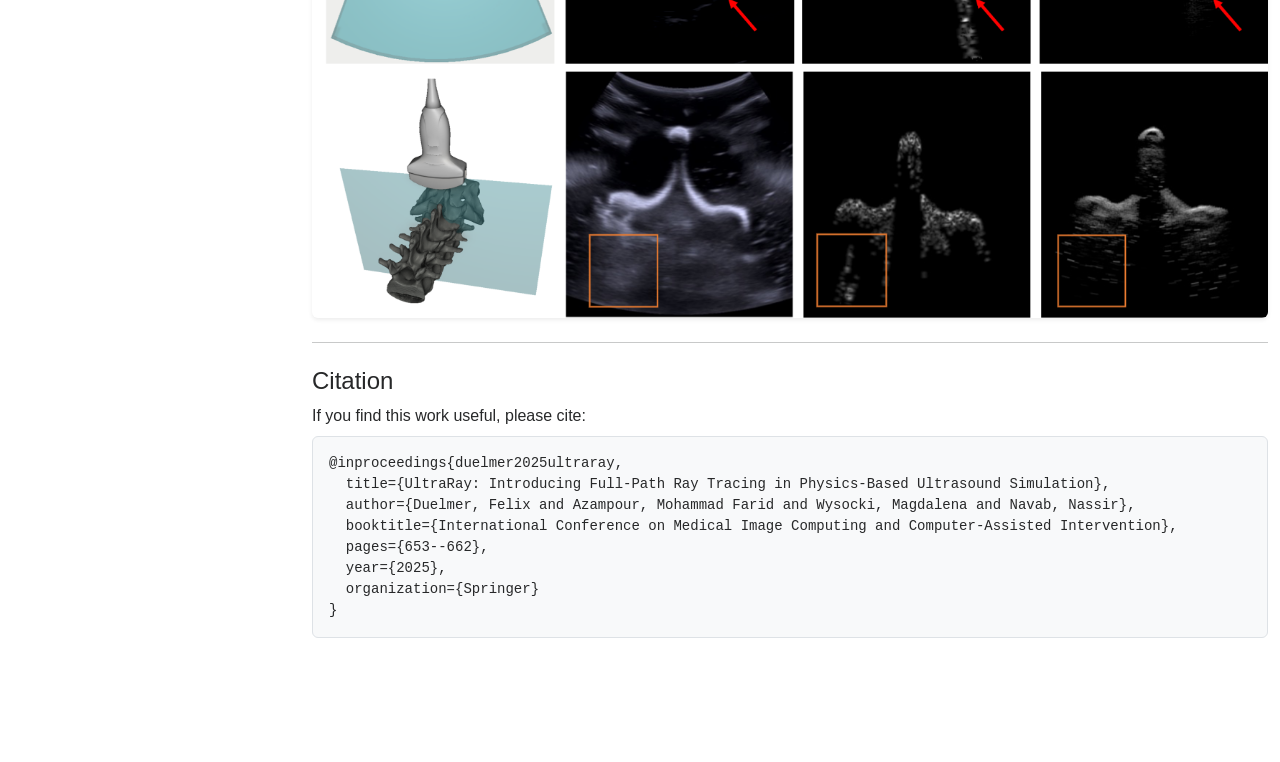
<file: publications/ultraray.html>
<!DOCTYPE html>
<html lang="en">
<head>
  <meta charset="utf-8">
  <meta content="width=device-width, initial-scale=1.0" name="viewport">
  <title>UltraRay</title>

  <link href="../assets/vendor/bootstrap/css/bootstrap.min.css" rel="stylesheet">
  <link href="../assets/vendor/bootstrap-icons/bootstrap-icons.css" rel="stylesheet">
  <link href="../assets/css/style.css?v=20261006h" rel="stylesheet">
</head>

<body>

  <!-- ======= Mobile nav toggle button ======= -->
  <i class="bi bi-list mobile-nav-toggle d-xl-none"></i>

  <!-- ======= Header / Sidebar ======= -->
  <header id="header">
    <div class="d-flex flex-column">
      <div class="profile">
        <img src="../assets/data/images/felix.jpg" onerror="this.onerror=null;this.src='../assets/data/images/avatar.jpg';" alt="Felix Dülmer" class="img-fluid rounded-circle">
        <h1 class="text-light"><a href="../index.html">Felix Dülmer</a></h1>
        <div class="social-links mt-3 text-center">
          <a href="mailto:felix-duelmer@online.de" class="email"><i class="bi bi-envelope"></i></a>
          <a href="https://github.com/Felixduelmer" class="github" aria-label="GitHub" target="_blank" rel="noopener noreferrer"><i class="bi bi-github"></i></a>
          <a href="https://www.linkedin.com/in/felix-d%C3%BClmer-01667711a/" class="linkedin"><i class="bi bi-linkedin"></i></a>
          <a href="https://scholar.google.com/citations?user=jbpQlOIAAAAJ&hl=de" class="scholar" aria-label="Google Scholar">
            <svg style="margin-bottom:-10px;" xmlns="http://www.w3.org/2000/svg" aria-hidden="true" role="img" viewBox="0 100 512 512" width="32px" height="32px" fill="#000000"><g stroke-width="0"></g><g stroke-linecap="round" stroke-linejoin="round"></g><g><path fill="#ffffff" d="M213 111l-107 94h69c5 45 41 64 78 67-7 18-4 27 7 39-43 1-103 26-103 67 4 45 63 54 92 54 38 1 81-19 90-54 4-35-10-54-31-71-23-18-28-28-21-40 15-17 35-27 39-51 2-17-2-28-6-43l45-38-1 16c-3 2-5 6-5 9v103c2 13 22 11 23 0V160c0-3-2-7-5-8v-25l16-16zm58 141c-61 10-87-87-38-99 56-11 83 86 38 99zm-5 73c60 13 61 63 10 78-44 9-82-4-81-30 0-25 35-48 71-48z"></path></g></svg>
          </a>
        </div>
      </div>

      <nav id="navbar" class="nav-menu navbar">
        <ul>
          <li><a href="../index.html#about" class="nav-link scrollto"><i class="bi bi-person-vcard"></i> <span>About</span></a></li>
          <li><a href="../index.html#news" class="nav-link scrollto"><i class="bi bi-newspaper"></i> <span>News</span></a></li>
          <li><a href="../index.html#publications" class="nav-link scrollto"><i class="bi bi-file-earmark"></i> <span>Publications</span></a></li>
          <li><a href="../index.html#workexperience" class="nav-link scrollto"><i class="bi bi-building"></i> <span>Experience</span></a></li>
          <li><a href="../index.html#education" class="nav-link scrollto"><i class="bi bi-mortarboard"></i> <span>Education</span></a></li>
          <li><a href="../index.html#talks" class="nav-link scrollto"><i class="bi bi-mic"></i> <span>Talks &amp; Teaching</span></a></li>
          <li><a href="../index.html#awards" class="nav-link scrollto"><i class="bi bi-trophy"></i> <span>Awards &amp; Service</span></a></li>
          <li><a href="../index.html#contact" class="nav-link scrollto"><i class="bi bi-envelope-at"></i> <span>Contact</span></a></li>
        </ul>
      </nav><!-- .nav-menu -->
    </div>
  </header><!-- End Header -->

  <main id="main">
    <section class="inner-page">
      <div class="container py-5">
    <div class="mb-4">
      <a href="../index.html#publications" class="text-decoration-none"><i class="bi bi-arrow-left"></i> Back to Publications</a>
    </div>

    <h1 class="mb-2">UltraRay: Introducing Full-Path Ray Tracing in Physics-Based Ultrasound Simulation</h1>
    <p class="mb-1"><strong>Felix Dülmer</strong>, Mohammad Farid Azampour, Magdalena Wysocki, Nassir Navab</p>
    <p class="text-muted">MICCAI 2025 · arXiv:2501.05828</p>

    <div class="links mb-4">
      <a class="code-button" href="https://github.com/Felixduelmer/UltraRay">Code (GitHub)</a>
      <a class="project-button" href="https://arxiv.org/abs/2501.05828">arXiv</a>
      <a class="pdf-button" href="https://link.springer.com/chapter/10.1007/978-3-032-04937-7_62">Publisher (Springer)</a>
      <a class="pdf-button" href="../assets/data/posters/MICCAI_2025_UltraRay_Poster.pdf">Poster</a>
    </div>

    <h2 class="h4">Abstract</h2>
    <p>
      Traditional ultrasound simulators solve the wave equation to model pressure distribution fields, achieving physical accuracy but requiring significant computational time and resources. Ray tracing approaches have been introduced to address this limitation, modeling wave propagation as rays interacting with boundaries and scatterers. However, existing models simplify ray propagation, generating echoes at interaction points without considering return paths to the sensor. This can result in undesired artifacts and necessitates careful scene tuning for plausible results. We propose UltraRay, a novel framework that models the full path of acoustic waves reflecting from tissue boundaries. We derive the equations for accurate reflection modeling across multiple interaction points and introduce a sampling strategy for an increased likelihood of a ray returning to the transducer. By incorporating a ray emission scheme for plane wave imaging and a standard signal processing pipeline for beamforming, we are able to simulate the ultrasound image formation process end-to-end. Built on a differentiable modular framework, UltraRay introduces an extendable foundation for differentiable ultrasound simulation based on full-path ray tracing. We demonstrate its advantages compared to the state-of-the-art ray tracing ultrasound simulation, shown both on a synthetic scene and a spine phantom.
    </p>

    <hr class="my-4">

    <h2 class="h4">Overview</h2>
    <p>
      Below are a few figures from UltraRay. For code and configuration details, please refer to the
      <a href="https://github.com/Felixduelmer/UltraRay">GitHub repository</a>.
    </p>

    <div class="mb-4">
      <h3 class="h5">Pipeline overview</h3>
      <a href="../assets/data/ultra_ray/pipeline_ultra_ray.png" data-gallery="ultraray-gallery" class="portfolio-lightbox">
        <img src="../assets/data/ultra_ray/pipeline_ultra_ray.png" class="img-fluid rounded shadow-sm" alt="UltraRay pipeline overview figure" loading="lazy" decoding="async">
      </a>
    </div>

    <div class="mb-4">
      <h3 class="h5">Results</h3>
      <a href="../assets/data/ultra_ray/Results_ultra_ray.png" data-gallery="ultraray-gallery" class="portfolio-lightbox">
        <img src="../assets/data/ultra_ray/Results_ultra_ray.png" class="img-fluid rounded shadow-sm" alt="UltraRay results figure" loading="lazy" decoding="async">
      </a>
    </div>

    <hr class="my-4">

    <h2 class="h4">Citation</h2>
    <p class="mb-2">If you find this work useful, please cite:</p>
    <pre class="bg-light p-3 rounded border"><code>@inproceedings{duelmer2025ultraray,
  title={UltraRay: Introducing Full-Path Ray Tracing in Physics-Based Ultrasound Simulation},
  author={Duelmer, Felix and Azampour, Mohammad Farid and Wysocki, Magdalena and Navab, Nassir},
  booktitle={International Conference on Medical Image Computing and Computer-Assisted Intervention},
  pages={653--662},
  year={2025},
  organization={Springer}
}</code></pre>
      </div>
    </section>
  </main>

  <a href="#" class="back-to-top d-flex align-items-center justify-content-center"><i class="bi bi-arrow-up-short"></i></a>

  <script defer src="../assets/vendor/aos/aos.js"></script>
  <script defer src="../assets/vendor/bootstrap/js/bootstrap.bundle.min.js"></script>
  <script src="../assets/vendor/glightbox/js/glightbox.min.js"></script>
  <script defer src="../assets/vendor/isotope-layout/isotope.pkgd.min.js"></script>
  <script src="../assets/vendor/swiper/swiper-bundle.min.js"></script>
  <script defer src="../assets/vendor/typed.js/typed.min.js"></script>
  <script defer src="../assets/js/main.js"></script>
</body>
</html>
</file>
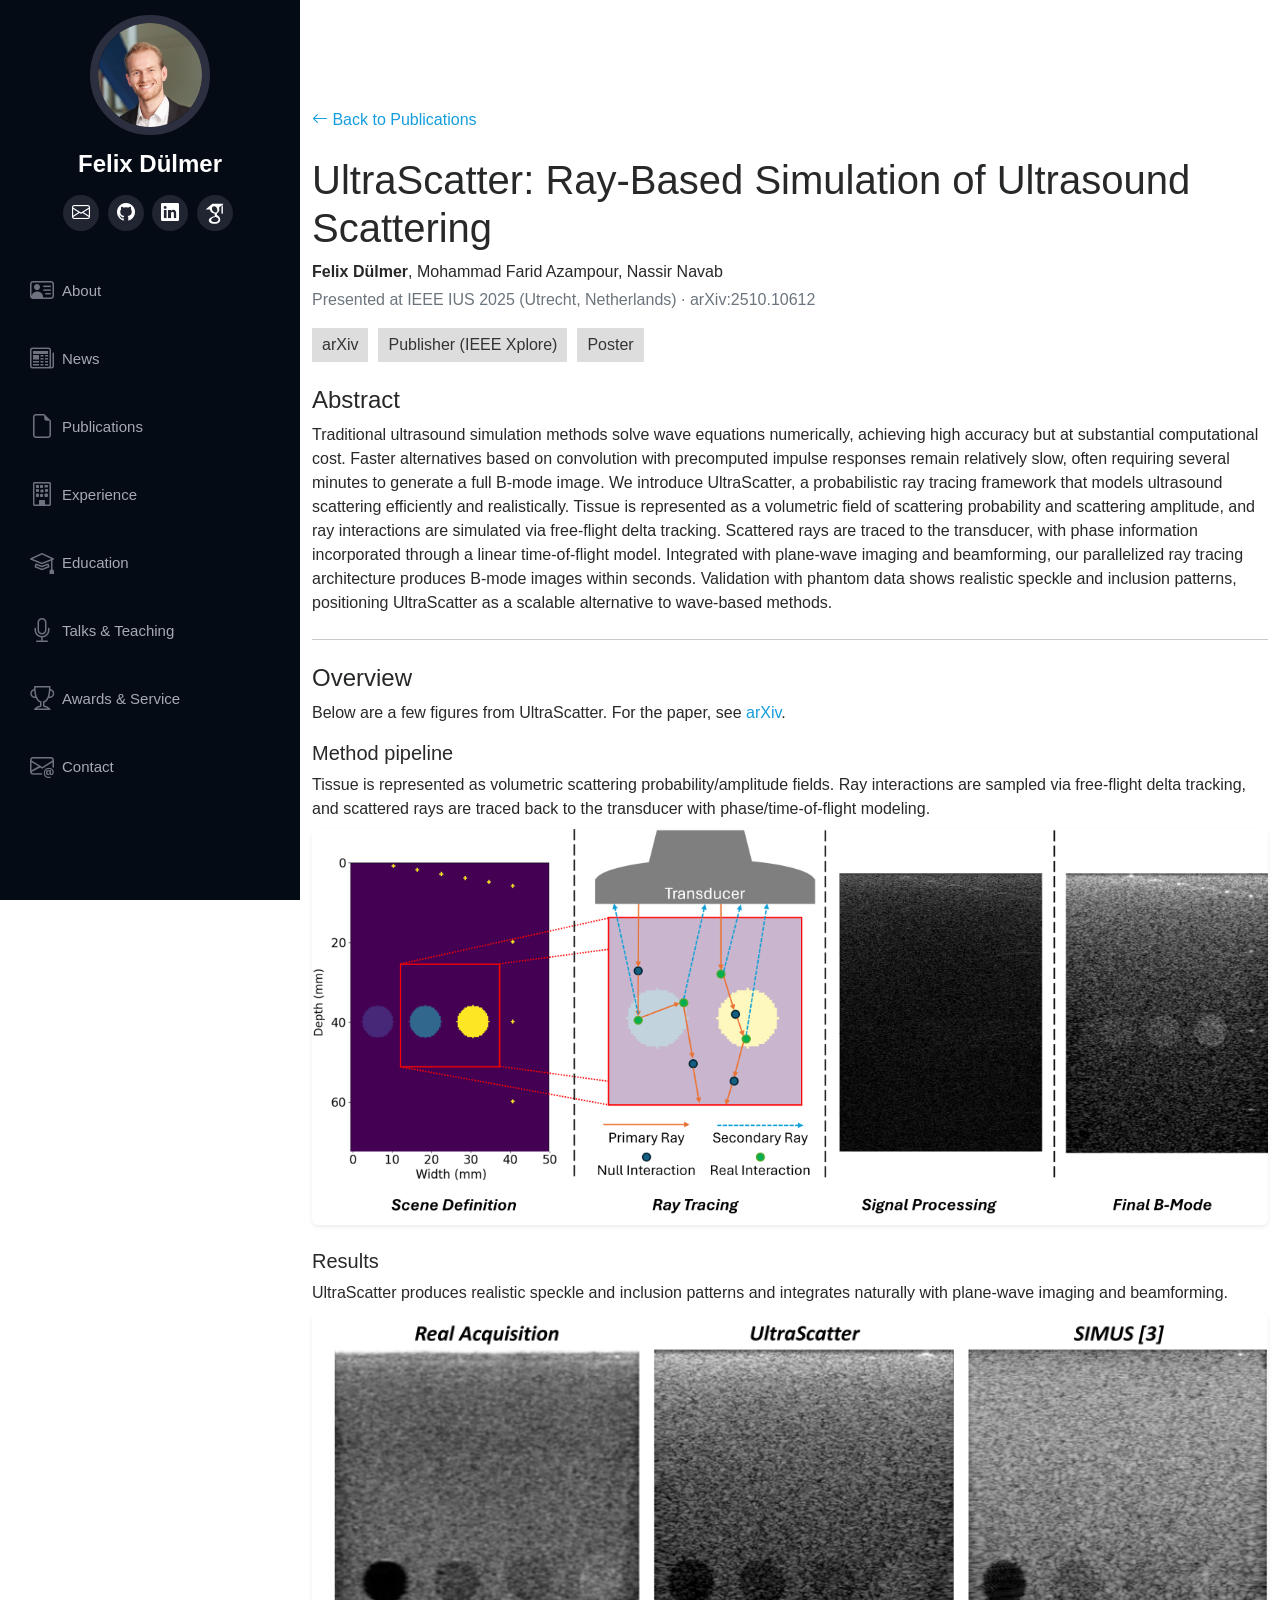
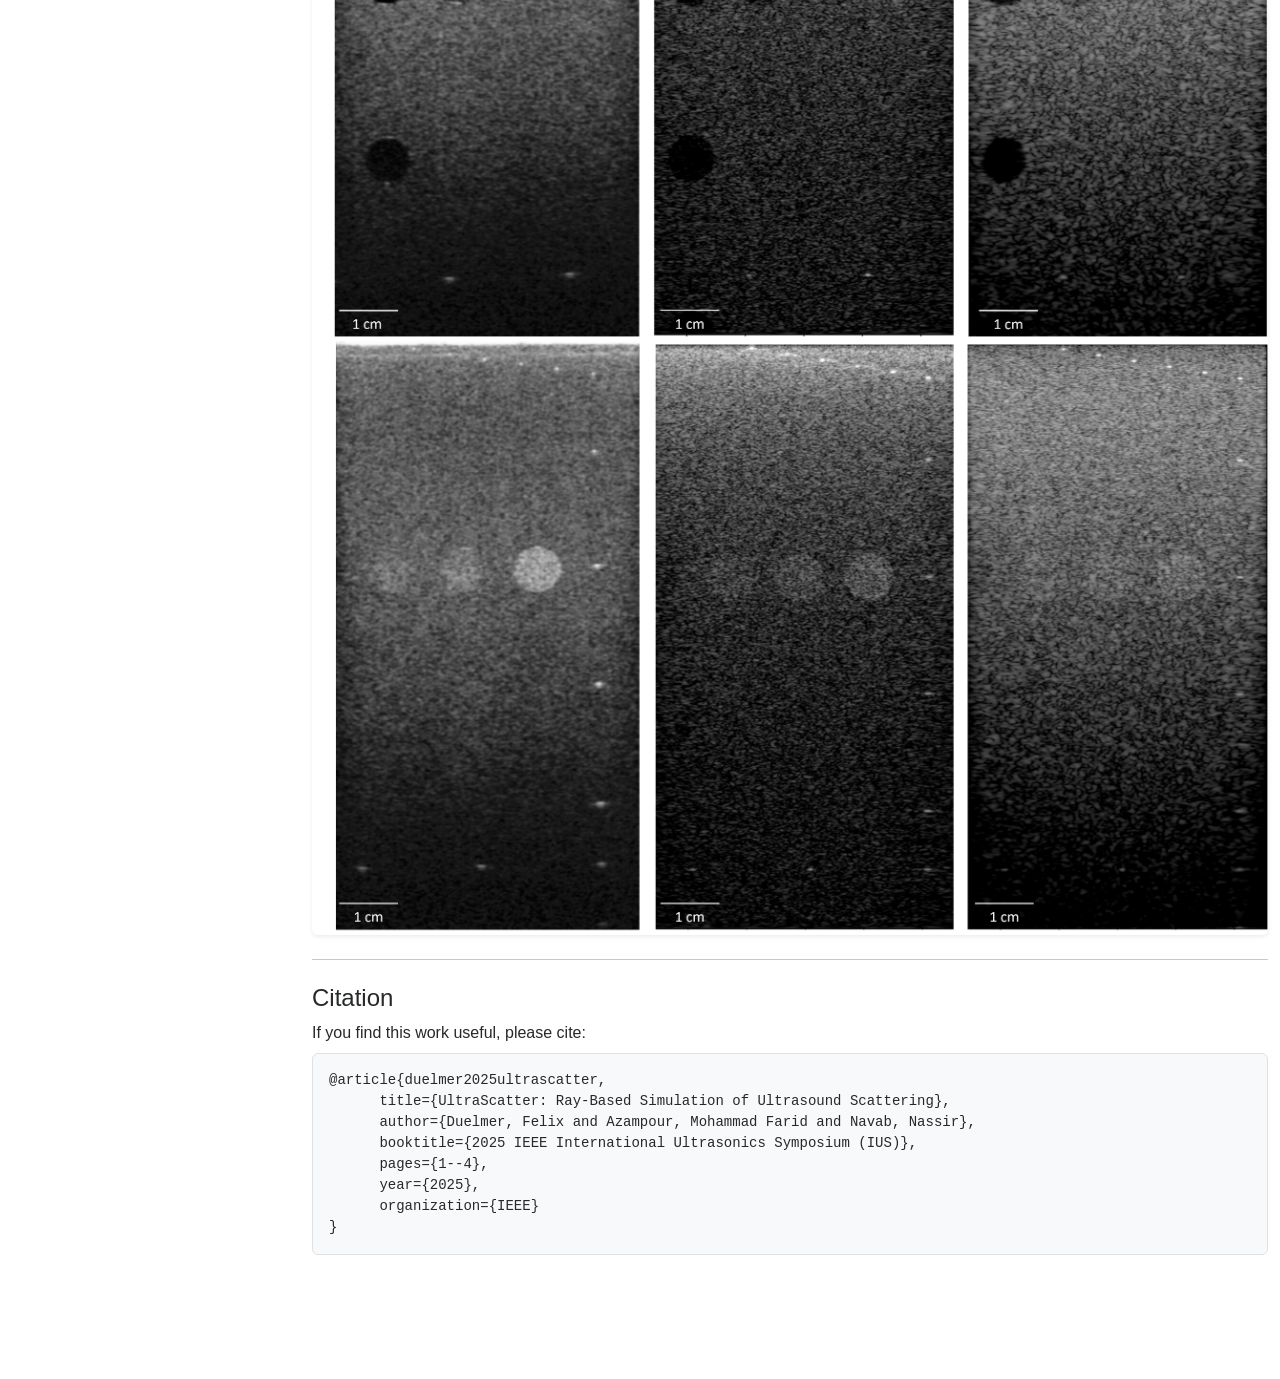
<file: publications/ultrascatter.html>
<!DOCTYPE html>
<html lang="en">
<head>
  <meta charset="utf-8">
  <meta content="width=device-width, initial-scale=1.0" name="viewport">
  <title>UltraScatter</title>

  <link href="../assets/vendor/bootstrap/css/bootstrap.min.css" rel="stylesheet">
  <link href="../assets/vendor/bootstrap-icons/bootstrap-icons.css" rel="stylesheet">
  <link href="../assets/css/style.css?v=20261006h" rel="stylesheet">
</head>

<body>

  <!-- ======= Mobile nav toggle button ======= -->
  <i class="bi bi-list mobile-nav-toggle d-xl-none"></i>

  <!-- ======= Header / Sidebar ======= -->
  <header id="header">
    <div class="d-flex flex-column">
      <div class="profile">
        <img src="../assets/data/images/felix.jpg" onerror="this.onerror=null;this.src='../assets/data/images/avatar.jpg';" alt="Felix Dülmer" class="img-fluid rounded-circle">
        <h1 class="text-light"><a href="../index.html">Felix Dülmer</a></h1>
        <div class="social-links mt-3 text-center">
          <a href="mailto:felix-duelmer@online.de" class="email"><i class="bi bi-envelope"></i></a>
          <a href="https://github.com/Felixduelmer" class="github" aria-label="GitHub" target="_blank" rel="noopener noreferrer"><i class="bi bi-github"></i></a>
          <a href="https://www.linkedin.com/in/felix-d%C3%BClmer-01667711a/" class="linkedin"><i class="bi bi-linkedin"></i></a>
          <a href="https://scholar.google.com/citations?user=jbpQlOIAAAAJ&hl=de" class="scholar" aria-label="Google Scholar">
            <svg style="margin-bottom:-10px;" xmlns="http://www.w3.org/2000/svg" aria-hidden="true" role="img" viewBox="0 100 512 512" width="32px" height="32px" fill="#000000"><g stroke-width="0"></g><g stroke-linecap="round" stroke-linejoin="round"></g><g><path fill="#ffffff" d="M213 111l-107 94h69c5 45 41 64 78 67-7 18-4 27 7 39-43 1-103 26-103 67 4 45 63 54 92 54 38 1 81-19 90-54 4-35-10-54-31-71-23-18-28-28-21-40 15-17 35-27 39-51 2-17-2-28-6-43l45-38-1 16c-3 2-5 6-5 9v103c2 13 22 11 23 0V160c0-3-2-7-5-8v-25l16-16zm58 141c-61 10-87-87-38-99 56-11 83 86 38 99zm-5 73c60 13 61 63 10 78-44 9-82-4-81-30 0-25 35-48 71-48z"></path></g></svg>
          </a>
        </div>
      </div>

      <nav id="navbar" class="nav-menu navbar">
        <ul>
          <li><a href="../index.html#about" class="nav-link scrollto"><i class="bi bi-person-vcard"></i> <span>About</span></a></li>
          <li><a href="../index.html#news" class="nav-link scrollto"><i class="bi bi-newspaper"></i> <span>News</span></a></li>
          <li><a href="../index.html#publications" class="nav-link scrollto"><i class="bi bi-file-earmark"></i> <span>Publications</span></a></li>
          <li><a href="../index.html#workexperience" class="nav-link scrollto"><i class="bi bi-building"></i> <span>Experience</span></a></li>
          <li><a href="../index.html#education" class="nav-link scrollto"><i class="bi bi-mortarboard"></i> <span>Education</span></a></li>
          <li><a href="../index.html#talks" class="nav-link scrollto"><i class="bi bi-mic"></i> <span>Talks &amp; Teaching</span></a></li>
          <li><a href="../index.html#awards" class="nav-link scrollto"><i class="bi bi-trophy"></i> <span>Awards &amp; Service</span></a></li>
          <li><a href="../index.html#contact" class="nav-link scrollto"><i class="bi bi-envelope-at"></i> <span>Contact</span></a></li>
        </ul>
      </nav><!-- .nav-menu -->
    </div>
  </header><!-- End Header -->

  <main id="main">
    <section class="inner-page">
      <div class="container py-5">
    <div class="mb-4">
      <a href="../index.html#publications" class="text-decoration-none"><i class="bi bi-arrow-left"></i> Back to Publications</a>
    </div>

    <h1 class="mb-2">UltraScatter: Ray-Based Simulation of Ultrasound Scattering</h1>
    <p class="mb-1"><strong>Felix Dülmer</strong>, Mohammad Farid Azampour, Nassir Navab</p>
    <p class="text-muted">Presented at IEEE IUS 2025 (Utrecht, Netherlands) · arXiv:2510.10612</p>

    <div class="links mb-4">
      <a class="project-button" href="https://arxiv.org/abs/2510.10612">arXiv</a>
      <a class="pdf-button" href="https://ieeexplore.ieee.org/abstract/document/11201820">Publisher (IEEE Xplore)</a>
      <a class="pdf-button" href="../assets/data/posters/IUS_2025_Poster.pdf">Poster</a>
    </div>

    <h2 class="h4">Abstract</h2>
    <p>
      Traditional ultrasound simulation methods solve wave equations numerically, achieving high accuracy but at substantial computational cost. 
      Faster alternatives based on convolution with precomputed impulse responses remain relatively slow, often requiring several minutes to generate a full B-mode image. We introduce UltraScatter, a probabilistic ray tracing framework that models ultrasound scattering efficiently and realistically. Tissue is represented as a volumetric field of scattering probability and scattering amplitude, and ray interactions are simulated via free-flight delta tracking. Scattered rays are traced to the transducer, with phase information incorporated through a linear time-of-flight model. Integrated with plane-wave imaging and beamforming, our parallelized ray tracing architecture produces B-mode images within seconds. Validation with phantom data shows realistic speckle and inclusion patterns, positioning UltraScatter as a scalable alternative to wave-based methods.
    </p>

    <hr class="my-4">

    <h2 class="h4">Overview</h2>
    <p>
      Below are a few figures from UltraScatter. For the paper, see <a href="https://arxiv.org/abs/2510.10612">arXiv</a>.
    </p>

    <div class="mb-4">
      <h3 class="h5">Method pipeline</h3>
      <p class="mb-2">
        Tissue is represented as volumetric scattering probability/amplitude fields. Ray interactions are sampled via free-flight delta tracking,
        and scattered rays are traced back to the transducer with phase/time-of-flight modeling.
      </p>
      <a href="../assets/data/ultra_scatter/pipeline_ultra_scatter.png" data-gallery="ultrascatter-gallery" class="portfolio-lightbox">
        <img src="../assets/data/ultra_scatter/pipeline_ultra_scatter.png" class="img-fluid rounded shadow-sm" alt="UltraScatter pipeline figure" loading="lazy" decoding="async">
      </a>
    </div>

    <div class="mb-4">
      <h3 class="h5">Results</h3>
      <p class="mb-2">
        UltraScatter produces realistic speckle and inclusion patterns and integrates naturally with plane-wave imaging and beamforming.
      </p>
      <a href="../assets/data/ultra_scatter/results_ultra_scatter.png" data-gallery="ultrascatter-gallery" class="portfolio-lightbox">
        <img src="../assets/data/ultra_scatter/results_ultra_scatter.png" class="img-fluid rounded shadow-sm" alt="UltraScatter results figure" loading="lazy" decoding="async">
      </a>
    </div>

    <hr class="my-4">

    <h2 class="h4">Citation</h2>
    <p class="mb-2">If you find this work useful, please cite:</p>
    <pre class="bg-light p-3 rounded border"><code>@article{duelmer2025ultrascatter,
      title={UltraScatter: Ray-Based Simulation of Ultrasound Scattering},
      author={Duelmer, Felix and Azampour, Mohammad Farid and Navab, Nassir},
      booktitle={2025 IEEE International Ultrasonics Symposium (IUS)},
      pages={1--4},
      year={2025},
      organization={IEEE}
}</code></pre>
      </div>
    </section>
  </main>

  <a href="#" class="back-to-top d-flex align-items-center justify-content-center"><i class="bi bi-arrow-up-short"></i></a>

  <script defer src="../assets/vendor/aos/aos.js"></script>
  <script defer src="../assets/vendor/bootstrap/js/bootstrap.bundle.min.js"></script>
  <script src="../assets/vendor/glightbox/js/glightbox.min.js"></script>
  <script defer src="../assets/vendor/isotope-layout/isotope.pkgd.min.js"></script>
  <script src="../assets/vendor/swiper/swiper-bundle.min.js"></script>
  <script defer src="../assets/vendor/typed.js/typed.min.js"></script>
  <script defer src="../assets/js/main.js"></script>
</body>
</html>
</file>
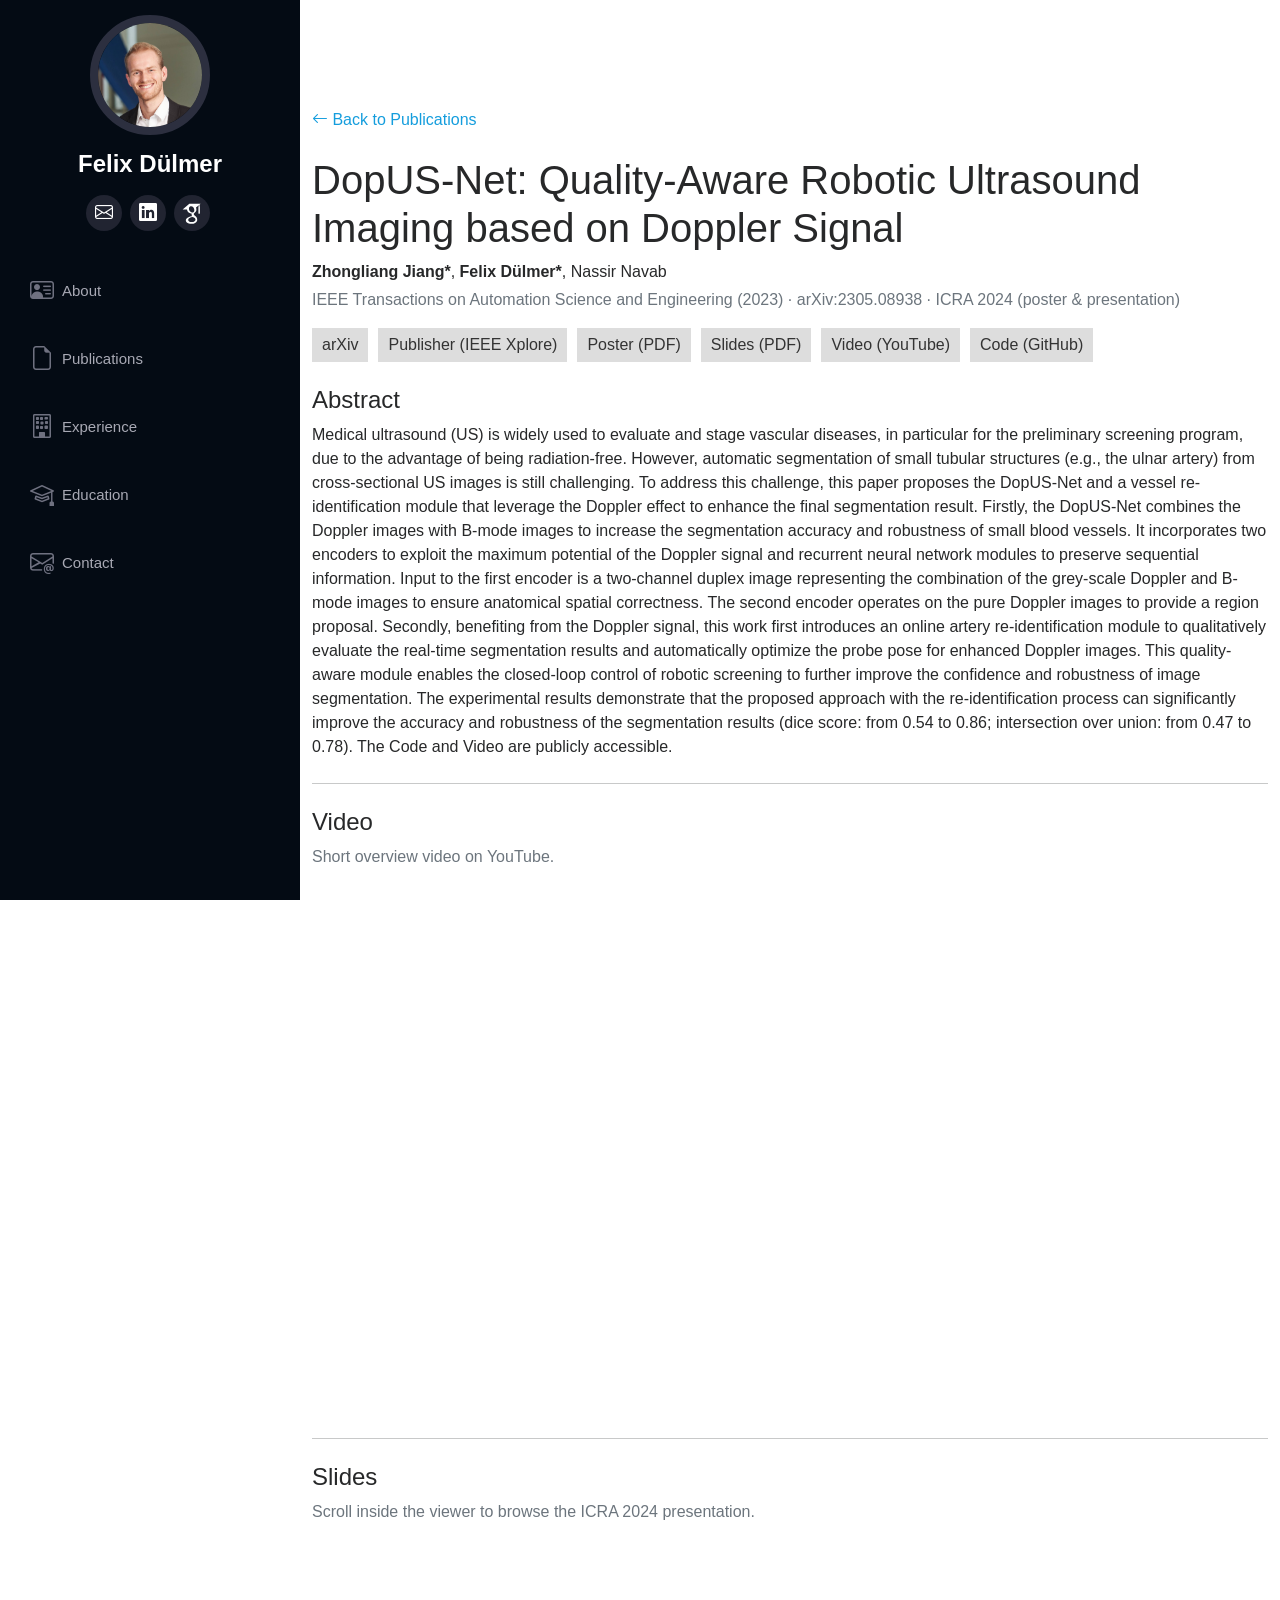
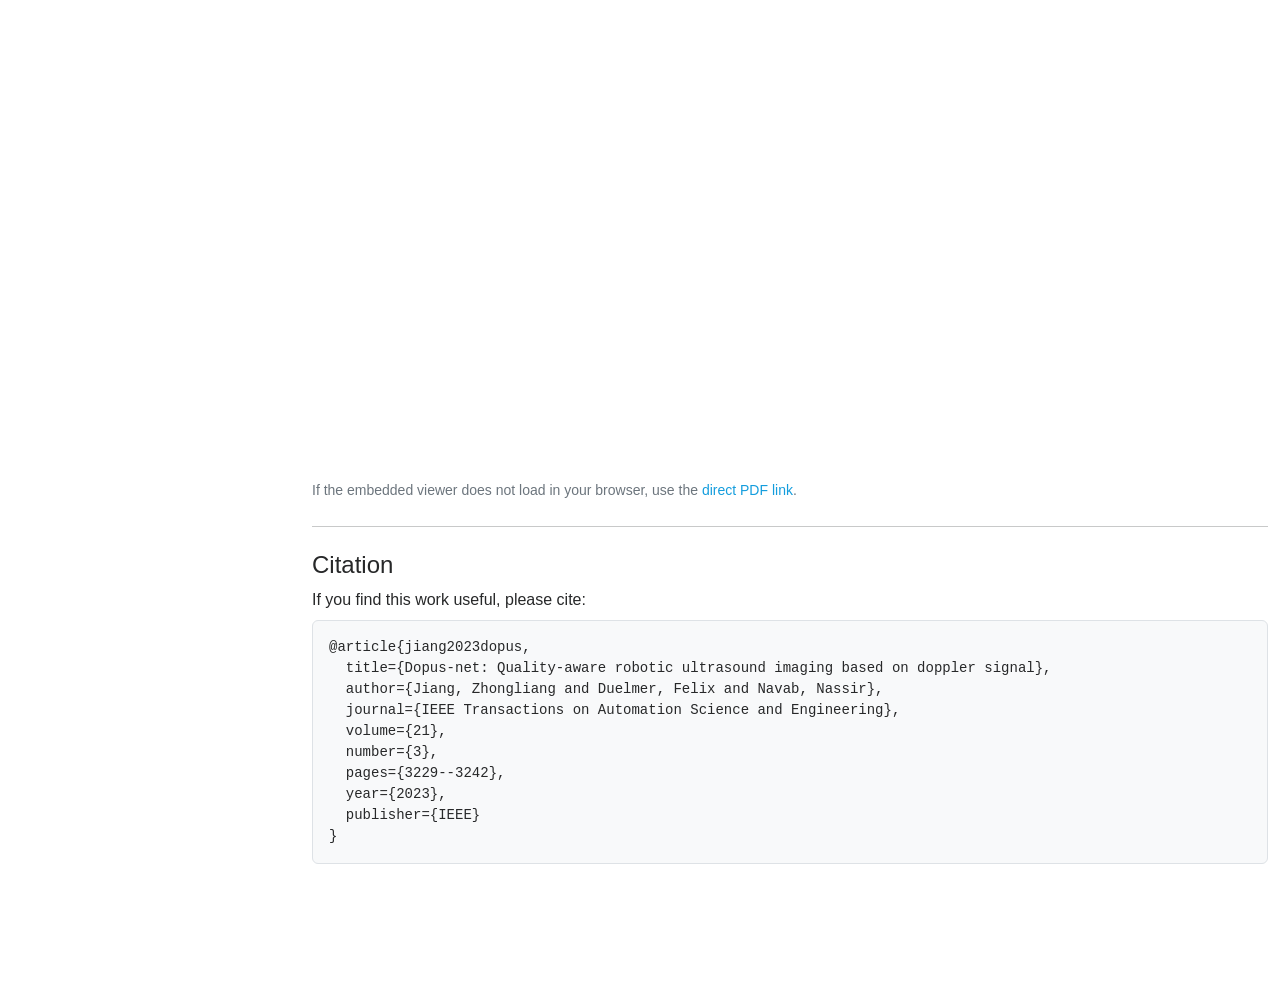
<file: projectPages/papers/dopus-net.html>
<!DOCTYPE html>
<html lang="en">
<head>
  <meta charset="utf-8">
  <meta content="width=device-width, initial-scale=1.0" name="viewport">
  <title>DopUS-Net</title>

  <link href="../../assets/vendor/bootstrap/css/bootstrap.min.css" rel="stylesheet">
  <link href="../../assets/vendor/bootstrap-icons/bootstrap-icons.css" rel="stylesheet">
  <link href="../../assets/css/style.css" rel="stylesheet">
</head>

<body>

  <!-- ======= Mobile nav toggle button ======= -->
  <i class="bi bi-list mobile-nav-toggle d-xl-none"></i>

  <!-- ======= Header / Sidebar ======= -->
  <header id="header">
    <div class="d-flex flex-column">
      <div class="profile">
        <img src="../../assets/data/images/felix.jpg" onerror="this.onerror=null;this.src='../../assets/data/images/avatar.jpg';" alt="Felix Dülmer" class="img-fluid rounded-circle">
        <h1 class="text-light"><a href="../../index.html">Felix Dülmer</a></h1>
        <div class="social-links mt-3 text-center">
          <a href="mailto:felix.duelmer@tum.de" class="email"><i class="bi bi-envelope"></i></a>
          <a href="https://www.linkedin.com/in/felix-d%C3%BClmer-01667711a/" class="linkedin"><i class="bi bi-linkedin"></i></a>
          <a href="https://scholar.google.com/citations?user=jbpQlOIAAAAJ&hl=de" class="scholar" aria-label="Google Scholar">
            <svg style="margin-bottom:-10px;" xmlns="http://www.w3.org/2000/svg" aria-hidden="true" role="img" viewBox="0 100 512 512" width="32px" height="32px" fill="#000000"><g stroke-width="0"></g><g stroke-linecap="round" stroke-linejoin="round"></g><g><path fill="#ffffff" d="M213 111l-107 94h69c5 45 41 64 78 67-7 18-4 27 7 39-43 1-103 26-103 67 4 45 63 54 92 54 38 1 81-19 90-54 4-35-10-54-31-71-23-18-28-28-21-40 15-17 35-27 39-51 2-17-2-28-6-43l45-38-1 16c-3 2-5 6-5 9v103c2 13 22 11 23 0V160c0-3-2-7-5-8v-25l16-16zm58 141c-61 10-87-87-38-99 56-11 83 86 38 99zm-5 73c60 13 61 63 10 78-44 9-82-4-81-30 0-25 35-48 71-48z"></path></g></svg>
          </a>
        </div>
      </div>

      <nav id="navbar" class="nav-menu navbar">
        <ul>
          <li><a href="../../index.html#about" class="nav-link scrollto"><i class="bi bi-person-vcard"></i> <span>About</span></a></li>
          <li><a href="../../index.html#publications" class="nav-link scrollto"><i class="bi bi-file-earmark"></i> <span>Publications</span></a></li>
          <li><a href="../../index.html#workexperience" class="nav-link scrollto"><i class="bi bi-building"></i> <span>Experience</span></a></li>
          <li><a href="../../index.html#education" class="nav-link scrollto"><i class="bi bi-mortarboard"></i> <span>Education</span></a></li>
          <li><a href="../../index.html#contact" class="nav-link scrollto"><i class="bi bi-envelope-at"></i> <span>Contact</span></a></li>
        </ul>
      </nav><!-- .nav-menu -->
    </div>
  </header><!-- End Header -->

  <main id="main">
    <section class="inner-page">
      <div class="container py-5">
    <div class="mb-4">
      <a href="../../index.html#publications" class="text-decoration-none"><i class="bi bi-arrow-left"></i> Back to Publications</a>
    </div>

    <h1 class="mb-2">DopUS-Net: Quality-Aware Robotic Ultrasound Imaging based on Doppler Signal</h1>
    <p class="mb-1"><strong>Zhongliang Jiang*</strong>, <strong>Felix Dülmer*</strong>, Nassir Navab</p>
    <p class="text-muted">IEEE Transactions on Automation Science and Engineering (2023) · arXiv:2305.08938 · ICRA 2024 (poster &amp; presentation)</p>

    <div class="links mb-4">
      <a class="project-button" href="https://arxiv.org/abs/2305.08938">arXiv</a>
      <a class="pdf-button" href="https://ieeexplore.ieee.org/search/searchresult.jsp?queryText=DopUS-Net%20Quality-Aware%20Robotic%20Ultrasound%20Imaging%20based%20on%20Doppler%20Signal">Publisher (IEEE Xplore)</a>
      <a class="pdf-button" href="../../assets/data/posters/ICRA2024_Dopus_poster.pdf">Poster (PDF)</a>
      <a class="pdf-button" href="../../assets/data/presentations/dopus_icra_presentation.pdf">Slides (PDF)</a>
      <a class="pdf-button" href="https://www.youtube.com/watch?v=ZH7K63GngdA">Video (YouTube)</a>
      <a class="code-button" href="https://github.com/Felixduelmer/DopUs">Code (GitHub)</a>
    </div>

    <h2 class="h4">Abstract</h2>
    <p>
      Medical ultrasound (US) is widely used to evaluate
      and stage vascular diseases, in particular for the preliminary
      screening program, due to the advantage of being radiation-free.
      However, automatic segmentation of small tubular structures
      (e.g., the ulnar artery) from cross-sectional US images is still
      challenging. To address this challenge, this paper proposes the
      DopUS-Net and a vessel re-identification module that leverage the
      Doppler effect to enhance the final segmentation result. Firstly,
      the DopUS-Net combines the Doppler images with B-mode
      images to increase the segmentation accuracy and robustness of
      small blood vessels. It incorporates two encoders to exploit the
      maximum potential of the Doppler signal and recurrent neural
      network modules to preserve sequential information. Input to
      the first encoder is a two-channel duplex image representing
      the combination of the grey-scale Doppler and B-mode images
      to ensure anatomical spatial correctness. The second encoder
      operates on the pure Doppler images to provide a region proposal.
      Secondly, benefiting from the Doppler signal, this work first introduces an online artery re-identification module to qualitatively
      evaluate the real-time segmentation results and automatically
      optimize the probe pose for enhanced Doppler images. This
      quality-aware module enables the closed-loop control of robotic
      screening to further improve the confidence and robustness
      of image segmentation. The experimental results demonstrate
      that the proposed approach with the re-identification process
      can significantly improve the accuracy and robustness of the
      segmentation results (dice score: from 0.54 to 0.86; intersection
      over union: from 0.47 to 0.78). The Code and Video are publicly
      accessible.
    </p>

    <hr class="my-4">

    <h2 class="h4">Video</h2>
    <p class="text-muted mb-2">Short overview video on YouTube.</p>
    <div class="ratio ratio-16x9">
      <iframe
        src="https://www.youtube-nocookie.com/embed/ZH7K63GngdA"
        title="DopUS-Net video"
        loading="lazy"
        allow="accelerometer; autoplay; clipboard-write; encrypted-media; gyroscope; picture-in-picture; web-share"
        allowfullscreen>
      </iframe>
    </div>

    <hr class="my-4">

    <h2 class="h4">Slides</h2>
    <p class="text-muted mb-2">Scroll inside the viewer to browse the ICRA 2024 presentation.</p>
    <div class="ratio ratio-16x9">
      <iframe
        src="../../assets/data/presentations/dopus_icra_presentation.pdf"
        title="DopUS-Net — ICRA 2024 presentation slides"
        loading="lazy">
      </iframe>
    </div>
    <p class="text-muted mt-2 mb-0"><small>If the embedded viewer does not load in your browser, use the <a href="../../assets/data/presentations/dopus_icra_presentation.pdf">direct PDF link</a>.</small></p>

    <hr class="my-4">

    <h2 class="h4">Citation</h2>
    <p class="mb-2">If you find this work useful, please cite:</p>
    <pre class="bg-light p-3 rounded border"><code>@article{jiang2023dopus,
  title={Dopus-net: Quality-aware robotic ultrasound imaging based on doppler signal},
  author={Jiang, Zhongliang and Duelmer, Felix and Navab, Nassir},
  journal={IEEE Transactions on Automation Science and Engineering},
  volume={21},
  number={3},
  pages={3229--3242},
  year={2023},
  publisher={IEEE}
}</code></pre>
      </div>
    </section>
  </main>

  <a href="#" class="back-to-top d-flex align-items-center justify-content-center"><i class="bi bi-arrow-up-short"></i></a>

  <script defer src="../../assets/vendor/aos/aos.js"></script>
  <script defer src="../../assets/vendor/bootstrap/js/bootstrap.bundle.min.js"></script>
  <script src="../../assets/vendor/glightbox/js/glightbox.min.js"></script>
  <script defer src="../../assets/vendor/isotope-layout/isotope.pkgd.min.js"></script>
  <script src="../../assets/vendor/swiper/swiper-bundle.min.js"></script>
  <script defer src="../../assets/vendor/typed.js/typed.min.js"></script>
  <script defer src="../../assets/js/main.js"></script>
</body>
</html>
</file>
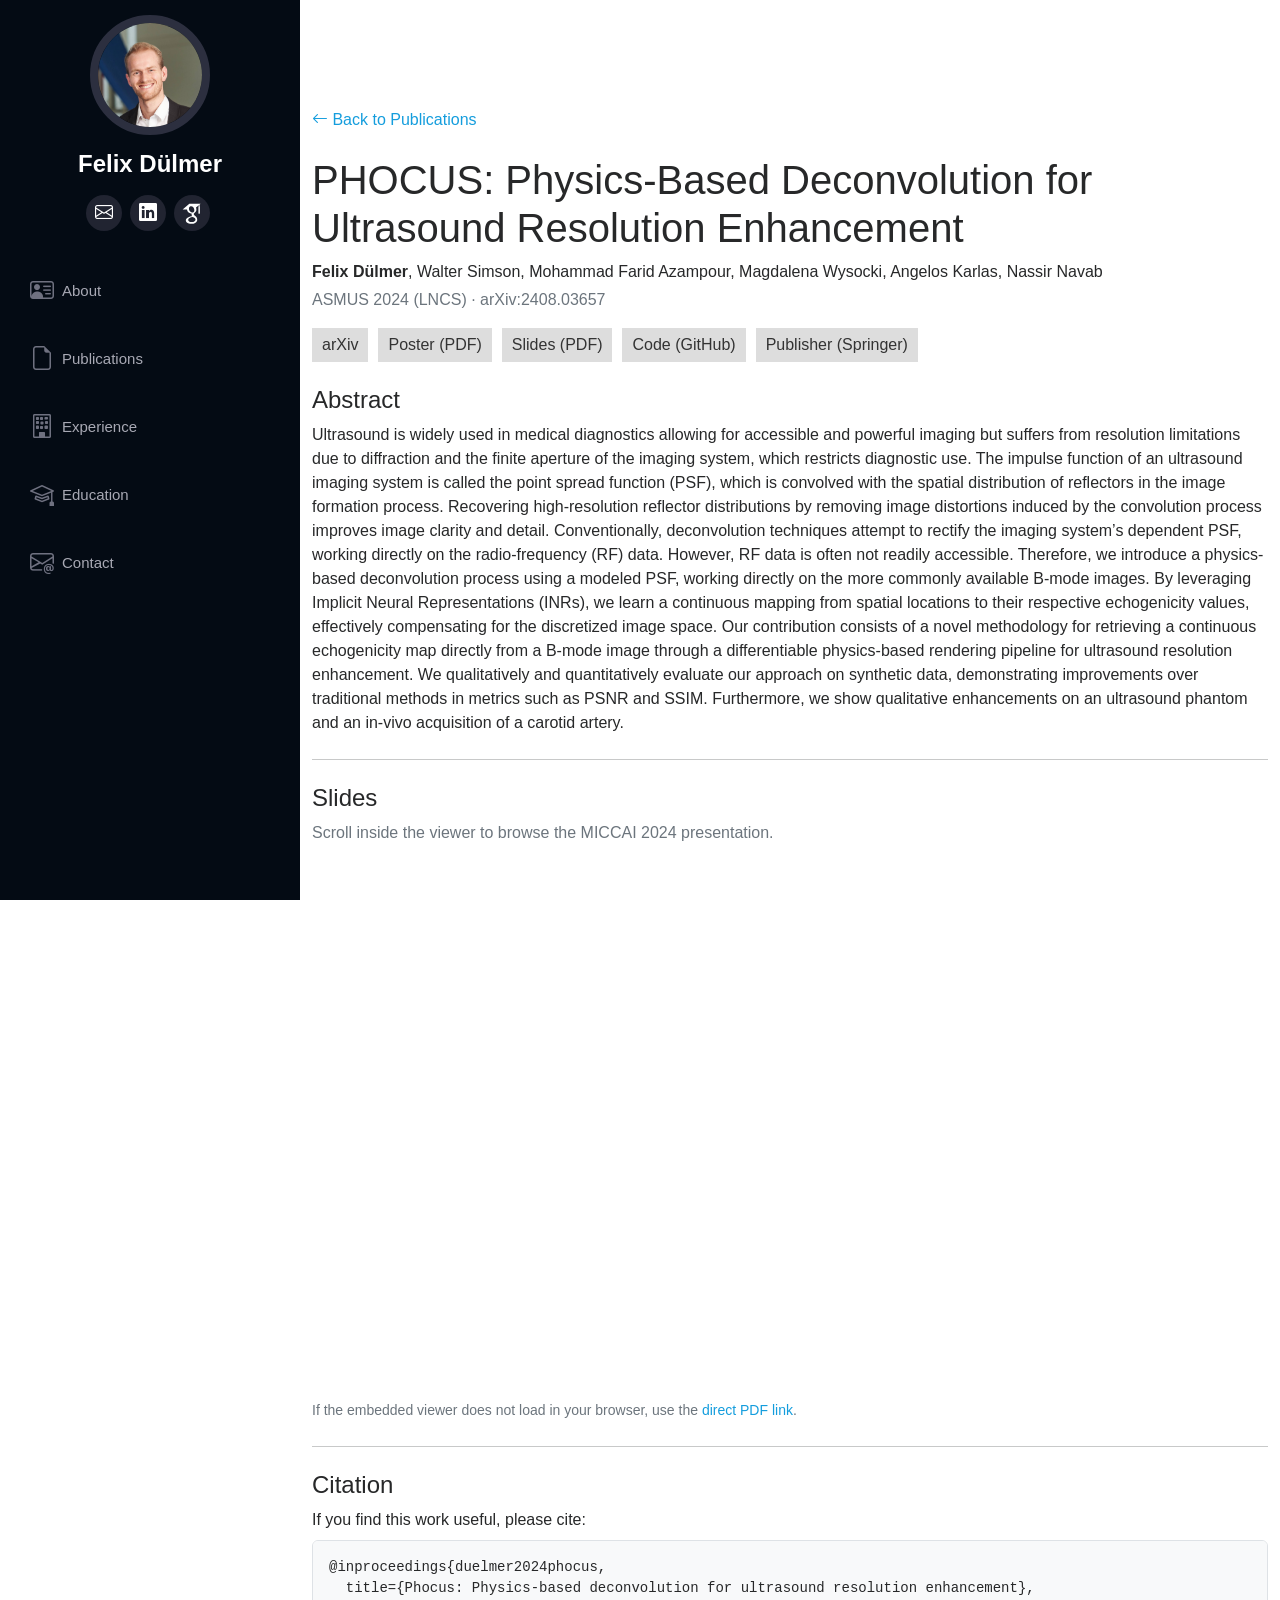
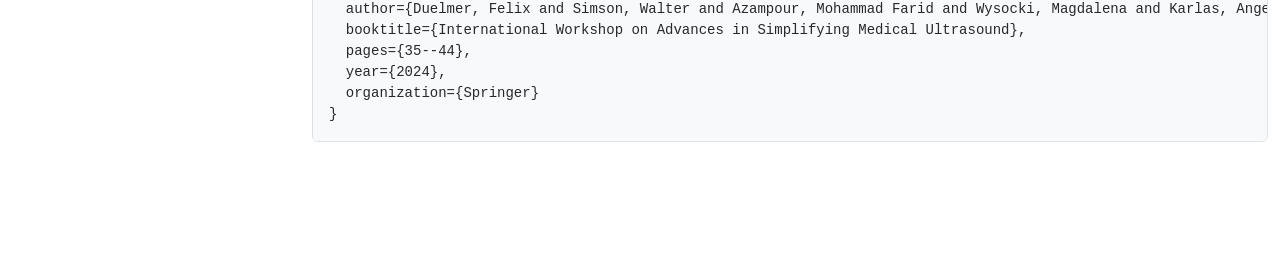
<file: projectPages/papers/phocus.html>
<!DOCTYPE html>
<html lang="en">
<head>
  <meta charset="utf-8">
  <meta content="width=device-width, initial-scale=1.0" name="viewport">
  <title>PHOCUS</title>

  <link href="../../assets/vendor/bootstrap/css/bootstrap.min.css" rel="stylesheet">
  <link href="../../assets/vendor/bootstrap-icons/bootstrap-icons.css" rel="stylesheet">
  <link href="../../assets/css/style.css" rel="stylesheet">
</head>

<body>

  <!-- ======= Mobile nav toggle button ======= -->
  <i class="bi bi-list mobile-nav-toggle d-xl-none"></i>

  <!-- ======= Header / Sidebar ======= -->
  <header id="header">
    <div class="d-flex flex-column">
      <div class="profile">
        <img src="../../assets/data/images/felix.jpg" onerror="this.onerror=null;this.src='../../assets/data/images/avatar.jpg';" alt="Felix Dülmer" class="img-fluid rounded-circle">
        <h1 class="text-light"><a href="../../index.html">Felix Dülmer</a></h1>
        <div class="social-links mt-3 text-center">
          <a href="mailto:felix.duelmer@tum.de" class="email"><i class="bi bi-envelope"></i></a>
          <a href="https://www.linkedin.com/in/felix-d%C3%BClmer-01667711a/" class="linkedin"><i class="bi bi-linkedin"></i></a>
          <a href="https://scholar.google.com/citations?user=jbpQlOIAAAAJ&hl=de" class="scholar" aria-label="Google Scholar">
            <svg style="margin-bottom:-10px;" xmlns="http://www.w3.org/2000/svg" aria-hidden="true" role="img" viewBox="0 100 512 512" width="32px" height="32px" fill="#000000"><g stroke-width="0"></g><g stroke-linecap="round" stroke-linejoin="round"></g><g><path fill="#ffffff" d="M213 111l-107 94h69c5 45 41 64 78 67-7 18-4 27 7 39-43 1-103 26-103 67 4 45 63 54 92 54 38 1 81-19 90-54 4-35-10-54-31-71-23-18-28-28-21-40 15-17 35-27 39-51 2-17-2-28-6-43l45-38-1 16c-3 2-5 6-5 9v103c2 13 22 11 23 0V160c0-3-2-7-5-8v-25l16-16zm58 141c-61 10-87-87-38-99 56-11 83 86 38 99zm-5 73c60 13 61 63 10 78-44 9-82-4-81-30 0-25 35-48 71-48z"></path></g></svg>
          </a>
        </div>
      </div>

      <nav id="navbar" class="nav-menu navbar">
        <ul>
          <li><a href="../../index.html#about" class="nav-link scrollto"><i class="bi bi-person-vcard"></i> <span>About</span></a></li>
          <li><a href="../../index.html#publications" class="nav-link scrollto"><i class="bi bi-file-earmark"></i> <span>Publications</span></a></li>
          <li><a href="../../index.html#workexperience" class="nav-link scrollto"><i class="bi bi-building"></i> <span>Experience</span></a></li>
          <li><a href="../../index.html#education" class="nav-link scrollto"><i class="bi bi-mortarboard"></i> <span>Education</span></a></li>
          <li><a href="../../index.html#contact" class="nav-link scrollto"><i class="bi bi-envelope-at"></i> <span>Contact</span></a></li>
        </ul>
      </nav><!-- .nav-menu -->
    </div>
  </header><!-- End Header -->

  <main id="main">
    <section class="inner-page">
      <div class="container py-5">
    <div class="mb-4">
      <a href="../../index.html#publications" class="text-decoration-none"><i class="bi bi-arrow-left"></i> Back to Publications</a>
    </div>

    <h1 class="mb-2">PHOCUS: Physics-Based Deconvolution for Ultrasound Resolution Enhancement</h1>
    <p class="mb-1"><strong>Felix Dülmer</strong>, Walter Simson, Mohammad Farid Azampour, Magdalena Wysocki, Angelos Karlas, Nassir Navab</p>
    <p class="text-muted">ASMUS 2024 (LNCS) · arXiv:2408.03657</p>

    <div class="links mb-4">
      <a class="project-button" href="https://arxiv.org/abs/2408.03657">arXiv</a>
      <a class="pdf-button" href="../../assets/data/posters/MICCAI_2024_PHOCUS_Poster.pdf">Poster (PDF)</a>
      <a class="pdf-button" href="../../assets/data/presentations/MICCAI_2024_PHOCUS_presentation.pdf">Slides (PDF)</a>
      <a class="code-button" href="https://github.com/Felixduelmer/phocus">Code (GitHub)</a>
      <a class="pdf-button" href="https://link.springer.com/chapter/10.1007/978-3-031-73647-6_4">Publisher (Springer)</a>
    </div>

    <h2 class="h4">Abstract</h2>
    <p>
      Ultrasound is widely used in medical diagnostics allowing for accessible and powerful imaging but suffers from resolution limitations due to diffraction and the finite aperture of the imaging system, which restricts diagnostic use. The impulse function of an ultrasound imaging system is called the point spread function (PSF), which is convolved with the spatial distribution of reflectors in the image formation process. Recovering high-resolution reflector distributions by removing image distortions induced by the convolution process improves image clarity and detail. Conventionally, deconvolution techniques attempt to rectify the imaging system’s dependent PSF, working directly on the radio-frequency (RF) data. However, RF data is often not readily accessible. Therefore, we introduce a physics-based deconvolution process using a modeled PSF, working directly on the more commonly available B-mode images. By leveraging Implicit Neural Representations (INRs), we learn a continuous mapping from spatial locations to their respective echogenicity values, effectively compensating for the discretized image space. Our contribution consists of a novel methodology for retrieving a continuous echogenicity map directly from a B-mode image through a differentiable physics-based rendering pipeline for ultrasound resolution enhancement. We qualitatively and quantitatively evaluate our approach on synthetic data, demonstrating improvements over traditional methods in metrics such as PSNR and SSIM. Furthermore, we show qualitative enhancements on an ultrasound phantom and an in-vivo acquisition of a carotid artery.
    </p>

    <hr class="my-4">

    <h2 class="h4">Slides</h2>
    <p class="text-muted mb-2">Scroll inside the viewer to browse the MICCAI 2024 presentation.</p>
    <div class="ratio ratio-16x9">
      <iframe
        src="../../assets/data/presentations/MICCAI_2024_PHOCUS_presentation.pdf"
        title="PHOCUS — MICCAI 2024 presentation slides"
        loading="lazy">
      </iframe>
    </div>
    <p class="text-muted mt-2 mb-0"><small>If the embedded viewer does not load in your browser, use the <a href="../../assets/data/presentations/MICCAI_2024_PHOCUS_presentation.pdf">direct PDF link</a>.</small></p>

    <hr class="my-4">

    <h2 class="h4">Citation</h2>
    <p class="mb-2">If you find this work useful, please cite:</p>
    <pre class="bg-light p-3 rounded border"><code>@inproceedings{duelmer2024phocus,
  title={Phocus: Physics-based deconvolution for ultrasound resolution enhancement},
  author={Duelmer, Felix and Simson, Walter and Azampour, Mohammad Farid and Wysocki, Magdalena and Karlas, Angelos and Navab, Nassir},
  booktitle={International Workshop on Advances in Simplifying Medical Ultrasound},
  pages={35--44},
  year={2024},
  organization={Springer}
}</code></pre>
      </div>
    </section>
  </main>

  <a href="#" class="back-to-top d-flex align-items-center justify-content-center"><i class="bi bi-arrow-up-short"></i></a>

  <script defer src="../../assets/vendor/aos/aos.js"></script>
  <script defer src="../../assets/vendor/bootstrap/js/bootstrap.bundle.min.js"></script>
  <script src="../../assets/vendor/glightbox/js/glightbox.min.js"></script>
  <script defer src="../../assets/vendor/isotope-layout/isotope.pkgd.min.js"></script>
  <script src="../../assets/vendor/swiper/swiper-bundle.min.js"></script>
  <script defer src="../../assets/vendor/typed.js/typed.min.js"></script>
  <script defer src="../../assets/js/main.js"></script>
</body>
</html>
</file>
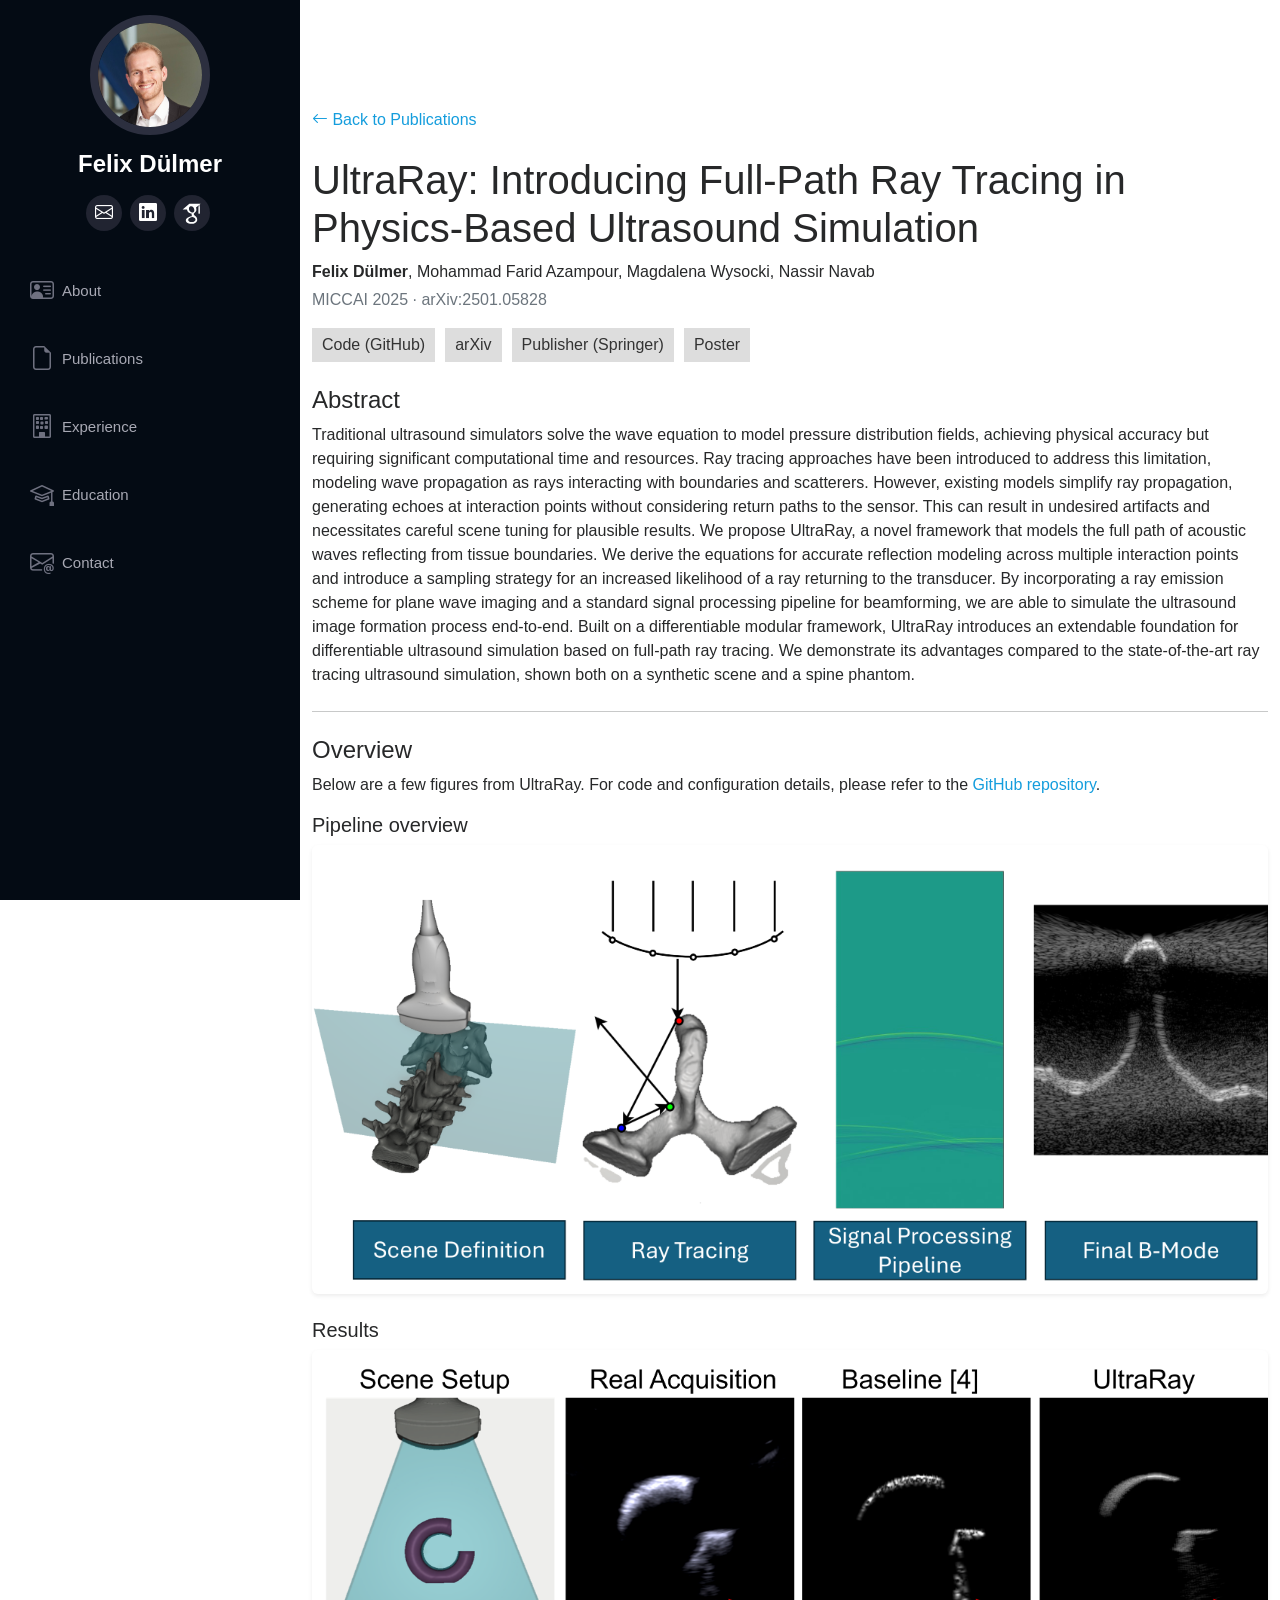
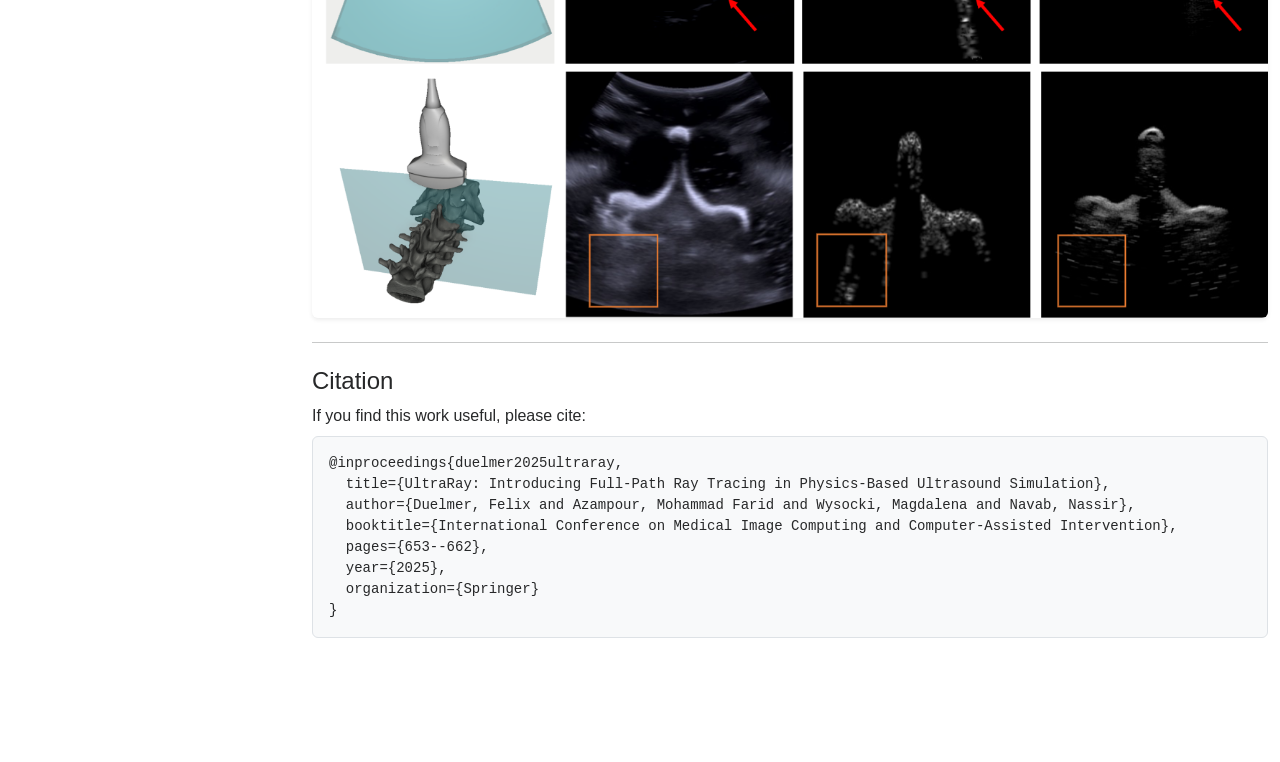
<file: projectPages/papers/ultraray.html>
<!DOCTYPE html>
<html lang="en">
<head>
  <meta charset="utf-8">
  <meta content="width=device-width, initial-scale=1.0" name="viewport">
  <title>UltraRay</title>

  <link href="../../assets/vendor/bootstrap/css/bootstrap.min.css" rel="stylesheet">
  <link href="../../assets/vendor/bootstrap-icons/bootstrap-icons.css" rel="stylesheet">
  <link href="../../assets/css/style.css" rel="stylesheet">
</head>

<body>

  <!-- ======= Mobile nav toggle button ======= -->
  <i class="bi bi-list mobile-nav-toggle d-xl-none"></i>

  <!-- ======= Header / Sidebar ======= -->
  <header id="header">
    <div class="d-flex flex-column">
      <div class="profile">
        <img src="../../assets/data/images/felix.jpg" onerror="this.onerror=null;this.src='../../assets/data/images/avatar.jpg';" alt="Felix Dülmer" class="img-fluid rounded-circle">
        <h1 class="text-light"><a href="../../index.html">Felix Dülmer</a></h1>
        <div class="social-links mt-3 text-center">
          <a href="mailto:felix.duelmer@tum.de" class="email"><i class="bi bi-envelope"></i></a>
          <a href="https://www.linkedin.com/in/felix-d%C3%BClmer-01667711a/" class="linkedin"><i class="bi bi-linkedin"></i></a>
          <a href="https://scholar.google.com/citations?user=jbpQlOIAAAAJ&hl=de" class="scholar" aria-label="Google Scholar">
            <svg style="margin-bottom:-10px;" xmlns="http://www.w3.org/2000/svg" aria-hidden="true" role="img" viewBox="0 100 512 512" width="32px" height="32px" fill="#000000"><g stroke-width="0"></g><g stroke-linecap="round" stroke-linejoin="round"></g><g><path fill="#ffffff" d="M213 111l-107 94h69c5 45 41 64 78 67-7 18-4 27 7 39-43 1-103 26-103 67 4 45 63 54 92 54 38 1 81-19 90-54 4-35-10-54-31-71-23-18-28-28-21-40 15-17 35-27 39-51 2-17-2-28-6-43l45-38-1 16c-3 2-5 6-5 9v103c2 13 22 11 23 0V160c0-3-2-7-5-8v-25l16-16zm58 141c-61 10-87-87-38-99 56-11 83 86 38 99zm-5 73c60 13 61 63 10 78-44 9-82-4-81-30 0-25 35-48 71-48z"></path></g></svg>
          </a>
        </div>
      </div>

      <nav id="navbar" class="nav-menu navbar">
        <ul>
          <li><a href="../../index.html#about" class="nav-link scrollto"><i class="bi bi-person-vcard"></i> <span>About</span></a></li>
          <li><a href="../../index.html#publications" class="nav-link scrollto"><i class="bi bi-file-earmark"></i> <span>Publications</span></a></li>
          <li><a href="../../index.html#workexperience" class="nav-link scrollto"><i class="bi bi-building"></i> <span>Experience</span></a></li>
          <li><a href="../../index.html#education" class="nav-link scrollto"><i class="bi bi-mortarboard"></i> <span>Education</span></a></li>
          <li><a href="../../index.html#contact" class="nav-link scrollto"><i class="bi bi-envelope-at"></i> <span>Contact</span></a></li>
        </ul>
      </nav><!-- .nav-menu -->
    </div>
  </header><!-- End Header -->

  <main id="main">
    <section class="inner-page">
      <div class="container py-5">
    <div class="mb-4">
      <a href="../../index.html#publications" class="text-decoration-none"><i class="bi bi-arrow-left"></i> Back to Publications</a>
    </div>

    <h1 class="mb-2">UltraRay: Introducing Full-Path Ray Tracing in Physics-Based Ultrasound Simulation</h1>
    <p class="mb-1"><strong>Felix Dülmer</strong>, Mohammad Farid Azampour, Magdalena Wysocki, Nassir Navab</p>
    <p class="text-muted">MICCAI 2025 · arXiv:2501.05828</p>

    <div class="links mb-4">
      <a class="code-button" href="https://github.com/Felixduelmer/UltraRay">Code (GitHub)</a>
      <a class="project-button" href="https://arxiv.org/abs/2501.05828">arXiv</a>
      <a class="pdf-button" href="https://link.springer.com/chapter/10.1007/978-3-032-04937-7_62">Publisher (Springer)</a>
      <a class="pdf-button" href="../../assets/data/posters/MICCAI_2025_UltraRay_Poster.pdf">Poster</a>
    </div>

    <h2 class="h4">Abstract</h2>
    <p>
      Traditional ultrasound simulators solve the wave equation to model pressure distribution fields, achieving physical accuracy but requiring significant computational time and resources. Ray tracing approaches have been introduced to address this limitation, modeling wave propagation as rays interacting with boundaries and scatterers. However, existing models simplify ray propagation, generating echoes at interaction points without considering return paths to the sensor. This can result in undesired artifacts and necessitates careful scene tuning for plausible results. We propose UltraRay, a novel framework that models the full path of acoustic waves reflecting from tissue boundaries. We derive the equations for accurate reflection modeling across multiple interaction points and introduce a sampling strategy for an increased likelihood of a ray returning to the transducer. By incorporating a ray emission scheme for plane wave imaging and a standard signal processing pipeline for beamforming, we are able to simulate the ultrasound image formation process end-to-end. Built on a differentiable modular framework, UltraRay introduces an extendable foundation for differentiable ultrasound simulation based on full-path ray tracing. We demonstrate its advantages compared to the state-of-the-art ray tracing ultrasound simulation, shown both on a synthetic scene and a spine phantom.
    </p>

    <hr class="my-4">

    <h2 class="h4">Overview</h2>
    <p>
      Below are a few figures from UltraRay. For code and configuration details, please refer to the
      <a href="https://github.com/Felixduelmer/UltraRay">GitHub repository</a>.
    </p>

    <div class="mb-4">
      <h3 class="h5">Pipeline overview</h3>
      <a href="../../assets/data/ultra_ray/pipeline_ultra_ray.png" data-gallery="ultraray-gallery" class="portfolio-lightbox">
        <img src="../../assets/data/ultra_ray/pipeline_ultra_ray.png" class="img-fluid rounded shadow-sm" alt="UltraRay pipeline overview figure" loading="lazy" decoding="async">
      </a>
    </div>

    <div class="mb-4">
      <h3 class="h5">Results</h3>
      <a href="../../assets/data/ultra_ray/Results_ultra_ray.png" data-gallery="ultraray-gallery" class="portfolio-lightbox">
        <img src="../../assets/data/ultra_ray/Results_ultra_ray.png" class="img-fluid rounded shadow-sm" alt="UltraRay results figure" loading="lazy" decoding="async">
      </a>
    </div>

    <hr class="my-4">

    <h2 class="h4">Citation</h2>
    <p class="mb-2">If you find this work useful, please cite:</p>
    <pre class="bg-light p-3 rounded border"><code>@inproceedings{duelmer2025ultraray,
  title={UltraRay: Introducing Full-Path Ray Tracing in Physics-Based Ultrasound Simulation},
  author={Duelmer, Felix and Azampour, Mohammad Farid and Wysocki, Magdalena and Navab, Nassir},
  booktitle={International Conference on Medical Image Computing and Computer-Assisted Intervention},
  pages={653--662},
  year={2025},
  organization={Springer}
}</code></pre>
      </div>
    </section>
  </main>

  <a href="#" class="back-to-top d-flex align-items-center justify-content-center"><i class="bi bi-arrow-up-short"></i></a>

  <script defer src="../../assets/vendor/aos/aos.js"></script>
  <script defer src="../../assets/vendor/bootstrap/js/bootstrap.bundle.min.js"></script>
  <script src="../../assets/vendor/glightbox/js/glightbox.min.js"></script>
  <script defer src="../../assets/vendor/isotope-layout/isotope.pkgd.min.js"></script>
  <script src="../../assets/vendor/swiper/swiper-bundle.min.js"></script>
  <script defer src="../../assets/vendor/typed.js/typed.min.js"></script>
  <script defer src="../../assets/js/main.js"></script>
</body>
</html>
</file>
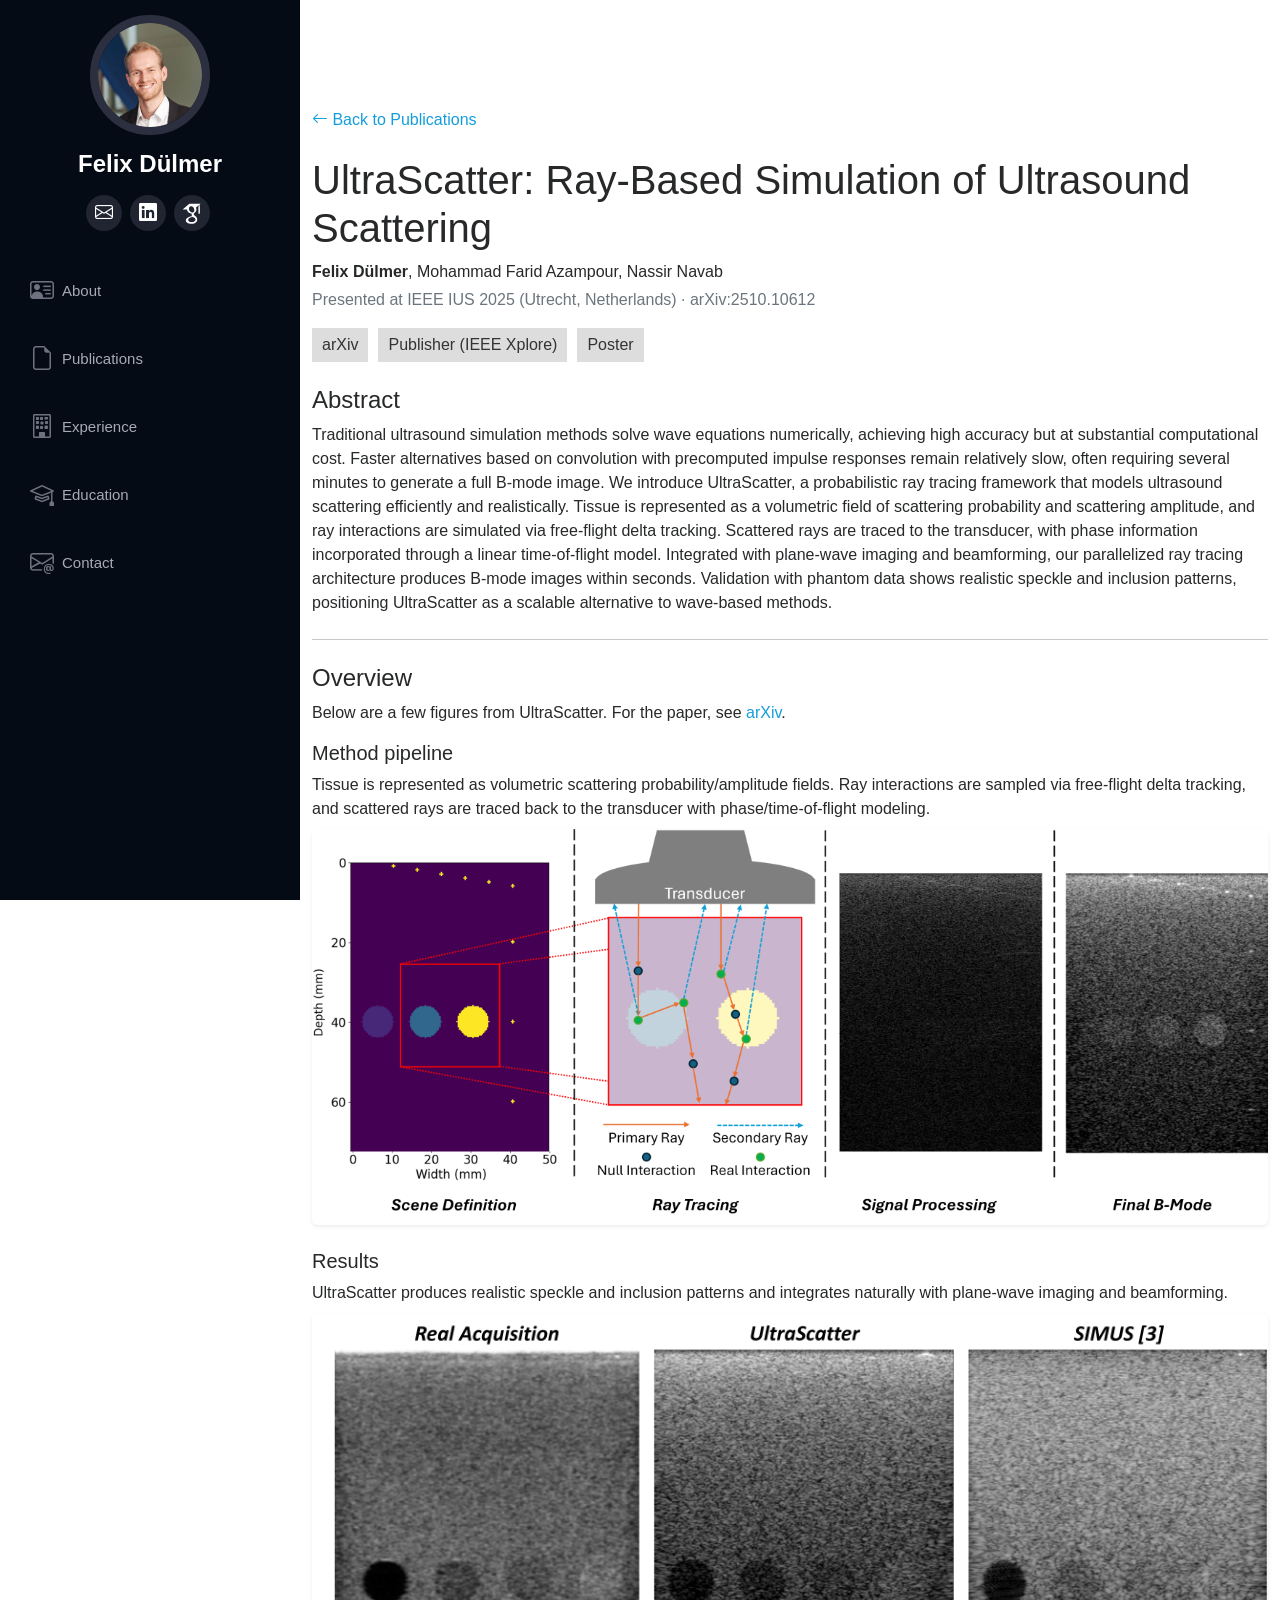
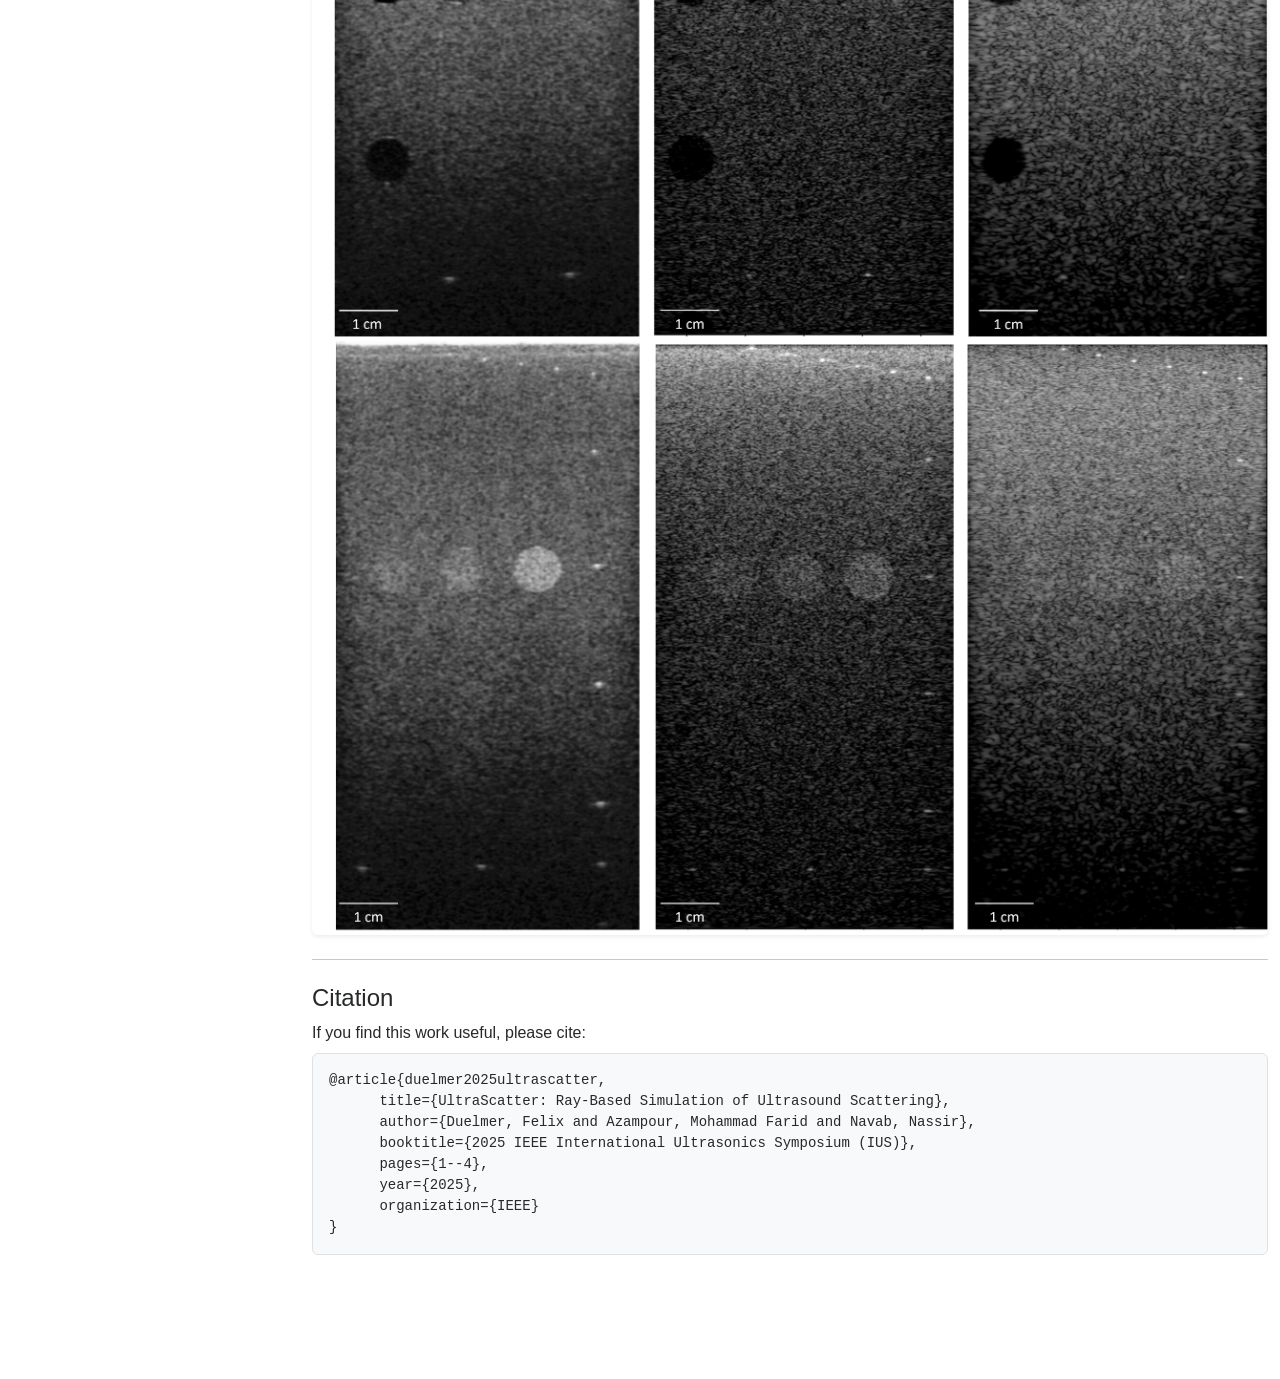
<file: projectPages/papers/ultrascatter.html>
<!DOCTYPE html>
<html lang="en">
<head>
  <meta charset="utf-8">
  <meta content="width=device-width, initial-scale=1.0" name="viewport">
  <title>UltraScatter</title>

  <link href="../../assets/vendor/bootstrap/css/bootstrap.min.css" rel="stylesheet">
  <link href="../../assets/vendor/bootstrap-icons/bootstrap-icons.css" rel="stylesheet">
  <link href="../../assets/css/style.css" rel="stylesheet">
</head>

<body>

  <!-- ======= Mobile nav toggle button ======= -->
  <i class="bi bi-list mobile-nav-toggle d-xl-none"></i>

  <!-- ======= Header / Sidebar ======= -->
  <header id="header">
    <div class="d-flex flex-column">
      <div class="profile">
        <img src="../../assets/data/images/felix.jpg" onerror="this.onerror=null;this.src='../../assets/data/images/avatar.jpg';" alt="Felix Dülmer" class="img-fluid rounded-circle">
        <h1 class="text-light"><a href="../../index.html">Felix Dülmer</a></h1>
        <div class="social-links mt-3 text-center">
          <a href="mailto:felix.duelmer@tum.de" class="email"><i class="bi bi-envelope"></i></a>
          <a href="https://www.linkedin.com/in/felix-d%C3%BClmer-01667711a/" class="linkedin"><i class="bi bi-linkedin"></i></a>
          <a href="https://scholar.google.com/citations?user=jbpQlOIAAAAJ&hl=de" class="scholar" aria-label="Google Scholar">
            <svg style="margin-bottom:-10px;" xmlns="http://www.w3.org/2000/svg" aria-hidden="true" role="img" viewBox="0 100 512 512" width="32px" height="32px" fill="#000000"><g stroke-width="0"></g><g stroke-linecap="round" stroke-linejoin="round"></g><g><path fill="#ffffff" d="M213 111l-107 94h69c5 45 41 64 78 67-7 18-4 27 7 39-43 1-103 26-103 67 4 45 63 54 92 54 38 1 81-19 90-54 4-35-10-54-31-71-23-18-28-28-21-40 15-17 35-27 39-51 2-17-2-28-6-43l45-38-1 16c-3 2-5 6-5 9v103c2 13 22 11 23 0V160c0-3-2-7-5-8v-25l16-16zm58 141c-61 10-87-87-38-99 56-11 83 86 38 99zm-5 73c60 13 61 63 10 78-44 9-82-4-81-30 0-25 35-48 71-48z"></path></g></svg>
          </a>
        </div>
      </div>

      <nav id="navbar" class="nav-menu navbar">
        <ul>
          <li><a href="../../index.html#about" class="nav-link scrollto"><i class="bi bi-person-vcard"></i> <span>About</span></a></li>
          <li><a href="../../index.html#publications" class="nav-link scrollto"><i class="bi bi-file-earmark"></i> <span>Publications</span></a></li>
          <li><a href="../../index.html#workexperience" class="nav-link scrollto"><i class="bi bi-building"></i> <span>Experience</span></a></li>
          <li><a href="../../index.html#education" class="nav-link scrollto"><i class="bi bi-mortarboard"></i> <span>Education</span></a></li>
          <li><a href="../../index.html#contact" class="nav-link scrollto"><i class="bi bi-envelope-at"></i> <span>Contact</span></a></li>
        </ul>
      </nav><!-- .nav-menu -->
    </div>
  </header><!-- End Header -->

  <main id="main">
    <section class="inner-page">
      <div class="container py-5">
    <div class="mb-4">
      <a href="../../index.html#publications" class="text-decoration-none"><i class="bi bi-arrow-left"></i> Back to Publications</a>
    </div>

    <h1 class="mb-2">UltraScatter: Ray-Based Simulation of Ultrasound Scattering</h1>
    <p class="mb-1"><strong>Felix Dülmer</strong>, Mohammad Farid Azampour, Nassir Navab</p>
    <p class="text-muted">Presented at IEEE IUS 2025 (Utrecht, Netherlands) · arXiv:2510.10612</p>

    <div class="links mb-4">
      <a class="project-button" href="https://arxiv.org/abs/2510.10612">arXiv</a>
      <a class="pdf-button" href="https://ieeexplore.ieee.org/abstract/document/11201820">Publisher (IEEE Xplore)</a>
      <a class="pdf-button" href="../../assets/data/posters/IUS_2025_Poster.pdf">Poster</a>
    </div>

    <h2 class="h4">Abstract</h2>
    <p>
      Traditional ultrasound simulation methods solve wave equations numerically, achieving high accuracy but at substantial computational cost. 
      Faster alternatives based on convolution with precomputed impulse responses remain relatively slow, often requiring several minutes to generate a full B-mode image. We introduce UltraScatter, a probabilistic ray tracing framework that models ultrasound scattering efficiently and realistically. Tissue is represented as a volumetric field of scattering probability and scattering amplitude, and ray interactions are simulated via free-flight delta tracking. Scattered rays are traced to the transducer, with phase information incorporated through a linear time-of-flight model. Integrated with plane-wave imaging and beamforming, our parallelized ray tracing architecture produces B-mode images within seconds. Validation with phantom data shows realistic speckle and inclusion patterns, positioning UltraScatter as a scalable alternative to wave-based methods.
    </p>

    <hr class="my-4">

    <h2 class="h4">Overview</h2>
    <p>
      Below are a few figures from UltraScatter. For the paper, see <a href="https://arxiv.org/abs/2510.10612">arXiv</a>.
    </p>

    <div class="mb-4">
      <h3 class="h5">Method pipeline</h3>
      <p class="mb-2">
        Tissue is represented as volumetric scattering probability/amplitude fields. Ray interactions are sampled via free-flight delta tracking,
        and scattered rays are traced back to the transducer with phase/time-of-flight modeling.
      </p>
      <a href="../../assets/data/ultra_scatter/pipeline_ultra_scatter.png" data-gallery="ultrascatter-gallery" class="portfolio-lightbox">
        <img src="../../assets/data/ultra_scatter/pipeline_ultra_scatter.png" class="img-fluid rounded shadow-sm" alt="UltraScatter pipeline figure" loading="lazy" decoding="async">
      </a>
    </div>

    <div class="mb-4">
      <h3 class="h5">Results</h3>
      <p class="mb-2">
        UltraScatter produces realistic speckle and inclusion patterns and integrates naturally with plane-wave imaging and beamforming.
      </p>
      <a href="../../assets/data/ultra_scatter/results_ultra_scatter.png" data-gallery="ultrascatter-gallery" class="portfolio-lightbox">
        <img src="../../assets/data/ultra_scatter/results_ultra_scatter.png" class="img-fluid rounded shadow-sm" alt="UltraScatter results figure" loading="lazy" decoding="async">
      </a>
    </div>

    <hr class="my-4">

    <h2 class="h4">Citation</h2>
    <p class="mb-2">If you find this work useful, please cite:</p>
    <pre class="bg-light p-3 rounded border"><code>@article{duelmer2025ultrascatter,
      title={UltraScatter: Ray-Based Simulation of Ultrasound Scattering},
      author={Duelmer, Felix and Azampour, Mohammad Farid and Navab, Nassir},
      booktitle={2025 IEEE International Ultrasonics Symposium (IUS)},
      pages={1--4},
      year={2025},
      organization={IEEE}
}</code></pre>
      </div>
    </section>
  </main>

  <a href="#" class="back-to-top d-flex align-items-center justify-content-center"><i class="bi bi-arrow-up-short"></i></a>

  <script defer src="../../assets/vendor/aos/aos.js"></script>
  <script defer src="../../assets/vendor/bootstrap/js/bootstrap.bundle.min.js"></script>
  <script src="../../assets/vendor/glightbox/js/glightbox.min.js"></script>
  <script defer src="../../assets/vendor/isotope-layout/isotope.pkgd.min.js"></script>
  <script src="../../assets/vendor/swiper/swiper-bundle.min.js"></script>
  <script defer src="../../assets/vendor/typed.js/typed.min.js"></script>
  <script defer src="../../assets/js/main.js"></script>
</body>
</html>
</file>
<file: assets/css/style.css>
/**
* Template Name: iPortfolio
* Updated: Mar 10 2023 with Bootstrap v5.2.3
* Template URL: https://bootstrapmade.com/iportfolio-bootstrap-portfolio-websites-template/
* Author: BootstrapMade.com
* License: https://bootstrapmade.com/license/
*/

/*--------------------------------------------------------------
# General
--------------------------------------------------------------*/
body {
  font-family: "Open Sans", sans-serif;
  color: #272829;
}

a {
  color: #149ddd;
  text-decoration: none;
}

a:hover {
  color: #37b3ed;
  text-decoration: none;
}

h1,
h2,
h3,
h4,
h5,
h6 {
  font-family: "Raleway", sans-serif;
}

/*--------------------------------------------------------------
# Back to top button
--------------------------------------------------------------*/
.back-to-top {
  position: fixed;
  visibility: hidden;
  opacity: 0;
  right: 15px;
  bottom: 15px;
  z-index: 996;
  background: #149ddd;
  width: 40px;
  height: 40px;
  border-radius: 50px;
  transition: all 0.4s;
}

.back-to-top i {
  font-size: 28px;
  color: #fff;
  line-height: 0;
}

.back-to-top:hover {
  background: #2eafec;
  color: #fff;
}

.back-to-top.active {
  visibility: visible;
  opacity: 1;
}
.project-buttons {
  display: flex;
  justify-content: flex-end;
  margin-bottom: 20px;
}

.project-buttons a {
  display: inline-block;
  padding: 1px 10px;
  border-radius: 2.5px;
  text-align: center;
  text-decoration: none;
  font-size: 12px;
  font-weight: bold;
  color: #2c3e50;
  background-color: transparent;
  border: 2px solid #2c3e50;
  transition: background-color 0.2s ease;
}

.btn-pdf {
  background-color: #2c3e50;
  margin-right: 10px;
  margin-top: 10px;
}

.btn-github {
  background-color: #2c3e50;
  margin-top: 10px;
}
.project-buttons a:hover {
  background-color: #fff;
  color: #000;
}
.image-std {
  max-width: 30%;
  /* height: auto; */
}
.c-compare {
  --h: 9;
  --m: 1rem 0;
  --w: 16;
  --thumb-bgc: red;
  --thumb-bgc-focus: hsla(0, 70%, 70%, 0.8);
  --thumb-w: 0rem;

  margin: var(--m);
  position: relative;
}
.c-compare::after {
  content: "";
  display: block;
  padding-bottom: calc((var(--h) / var(--w)) * 100%);
}
.c-compare__left,
.c-compare__right {
  height: 100%;
  object-fit: cover;
  position: absolute;
  width: 100%;
}
.c-compare__left {
  clip-path: polygon(0% 0%, var(--value) 0%, var(--value) 100%, 0% 100%);
}
.c-compare__right {
  clip-path: polygon(100% 0%, var(--value) 0%, var(--value) 100%, 100% 100%);
}
.c-compare__range {
  background-color: transparent;
  box-sizing: border-box;
  font-family: inherit;
  height: 100%;
  margin: 0;
  outline: none;
  position: absolute;
  top: 0;
  width: 100%;
}
.c-compare__range::-moz-range-thumb {
  background-color: var(--thumb-bgc);
  cursor: ew-resize;
  height: 100%;
  width: var(--thumb-w);
}
.c-compare__range::-webkit-slider-thumb {
  background-color: var(--thumb-bgc);
  cursor: ew-resize;
  height: 100%;
  width: var(--thumb-w);
}
.c-compare__range:focus::-webkit-slider-thumb {
  background-color: var(--thumb-bgc-focus);
  box-shadow: 0 0 0 3px var(--thumb-bgc);
}
.c-compare__range:focus::-moz-range-thumb {
  background-color: var(--thumb-bgc-focus);
  box-shadow: 0 0 0 3px var(--thumb-bgc);
}
.c-compare__range::-moz-range-track {
  background: transparent;
  background-size: 100%;
  box-sizing: border-box;
}
.c-compare__range::-webkit-slider-runnable-track {
  background: transparent;
  background-size: 100%;
  box-sizing: border-box;
  height: 100%;
}
.c-compare__range,
.c-compare__range::-webkit-slider-runnable-track,
.c-compare__range::-webkit-slider-thumb {
  -webkit-appearance: none;
  appearance: none;
}
/*--------------------------------------------------------------
# Header
--------------------------------------------------------------*/
#header {
  position: fixed;
  top: 0;
  left: 0;
  bottom: 0;
  width: 300px;
  transition: all ease-in-out 0.5s;
  z-index: 9997;
  transition: all 0.5s;
  padding: 0 15px;
  background: #040b14;
  overflow-y: auto;
}

#header .profile img {
  margin: 15px auto;
  display: block;
  width: 120px;
  border: 8px solid #2c2f3f;
}

#header .profile h1 {
  font-size: 24px;
  margin: 0;
  padding: 0;
  font-weight: 600;
  -moz-text-align-last: center;
  text-align-last: center;
  font-family: "Poppins", sans-serif;
}

#header .profile h1 a,
#header .profile h1 a:hover {
  color: #fff;
  text-decoration: none;
}

#header .profile .social-links a {
  font-size: 18px;
  display: inline-block;
  background: #212431;
  color: #fff;
  line-height: 1;
  padding: 8px 0;
  margin-right: 4px;
  border-radius: 50%;
  text-align: center;
  width: 36px;
  height: 36px;
  transition: 0.2s;
}

#header .profile .social-links a:hover {
  background: #149ddd;
  color: #fff;
  text-decoration: none;
}

#main {
  margin-left: 300px;
}

@media (max-width: 1199px) {
  #header {
    left: -300px;
  }

  #main {
    margin-left: 0;
  }
}

/*--------------------------------------------------------------
# Navigation Menu
--------------------------------------------------------------*/
/* Desktop Navigation */
.nav-menu {
  padding: 30px 0 0 0;
}

.nav-menu * {
  margin: 0;
  padding: 0;
  list-style: none;
}

.nav-menu > ul > li {
  position: relative;
  white-space: nowrap;
}

.nav-menu a,
.nav-menu a:focus {
  display: flex;
  align-items: center;
  color: #a8a9b4;
  padding: 12px 15px;
  margin-bottom: 8px;
  transition: 0.2s;
  font-size: 15px;
}

.nav-menu a i,
.nav-menu a:focus i {
  font-size: 24px;
  padding-right: 8px;
  color: #6f7180;
}

.nav-menu a:hover,
.nav-menu .active,
.nav-menu .active:focus,
.nav-menu li:hover > a {
  text-decoration: none;
  color: #fff;
}

.nav-menu a:hover i,
.nav-menu .active i,
.nav-menu .active:focus i,
.nav-menu li:hover > a i {
  color: #149ddd;
}

/* Mobile Navigation */
.mobile-nav-toggle {
  position: fixed;
  right: 15px;
  top: 15px;
  z-index: 9998;
  border: 0;
  font-size: 24px;
  transition: all 0.4s;
  outline: none !important;
  background-color: #149ddd;
  color: #fff;
  width: 40px;
  height: 40px;
  display: inline-flex;
  align-items: center;
  justify-content: center;
  line-height: 0;
  border-radius: 50px;
  cursor: pointer;
}

.mobile-nav-active {
  overflow: hidden;
}

.mobile-nav-active #header {
  left: 0;
}

/*--------------------------------------------------------------
# Hero Section
--------------------------------------------------------------*/
#hero {
  width: 100%;
  height: 100vh;
  background: url("../img/hero-bg.jpg") top center;
  background-size: cover;
}

#hero:before {
  content: "";
  background: rgba(5, 13, 24, 0.3);
  position: absolute;
  bottom: 0;
  top: 0;
  left: 0;
  right: 0;
  z-index: 1;
}

#hero .hero-container {
  position: relative;
  z-index: 2;
  min-width: 300px;
}

#hero h1 {
  margin: 0 0 10px 0;
  font-size: 64px;
  font-weight: 700;
  line-height: 56px;
  color: #fff;
}

#hero p {
  color: #fff;
  margin-bottom: 50px;
  font-size: 26px;
  font-family: "Poppins", sans-serif;
}

#hero p span {
  color: #fff;
  padding-bottom: 4px;
  letter-spacing: 1px;
  border-bottom: 3px solid #149ddd;
}

@media (min-width: 1024px) {
  #hero {
    background-attachment: fixed;
  }
}

@media (max-width: 768px) {
  #hero h1 {
    font-size: 28px;
    line-height: 36px;
  }

  #hero h2 {
    font-size: 18px;
    line-height: 24px;
    margin-bottom: 30px;
  }
}

/*--------------------------------------------------------------
# Sections General
--------------------------------------------------------------*/
section {
  padding: 60px 0;
  overflow: hidden;
}

.section-bg {
  background: #f5f8fd;
}

.section-title {
  padding-bottom: 30px;
}

.section-title h2 {
  font-size: 32px;
  font-weight: bold;
  margin-bottom: 20px;
  padding-bottom: 20px;
  position: relative;
  color: #173b6c;
}

.section-title h2::after {
  content: "";
  position: absolute;
  display: block;
  width: 50px;
  height: 3px;
  background: #149ddd;
  bottom: 0;
  left: 0;
}

.section-title p {
  margin-bottom: 0;
}

/*--------------------------------------------------------------
# About
--------------------------------------------------------------*/
.about .content h3 {
  font-weight: 700;
  font-size: 26px;
  color: #173b6c;
}

.about .content ul {
  list-style: none;
  padding: 0;
}

.about .content ul li {
  margin-bottom: 20px;
  display: flex;
  align-items: center;
}

.about .content ul strong {
  margin-right: 10px;
}

.about .content ul i {
  font-size: 16px;
  margin-right: 5px;
  color: #149ddd;
  line-height: 0;
}

.about .content p:last-child {
  margin-bottom: 0;
}

/*--------------------------------------------------------------
# Facts
--------------------------------------------------------------*/
.facts {
  padding-bottom: 30px;
}

.facts .count-box {
  padding: 30px;
  width: 100%;
}

.facts .count-box i {
  display: block;
  font-size: 44px;
  color: #149ddd;
  float: left;
  line-height: 0;
}

.facts .count-box span {
  font-size: 48px;
  line-height: 40px;
  display: block;
  font-weight: 700;
  color: #050d18;
  margin-left: 60px;
}

.facts .count-box p {
  padding: 15px 0 0 0;
  margin: 0 0 0 60px;
  font-family: "Raleway", sans-serif;
  font-size: 14px;
  color: #122f57;
}

.facts .count-box a {
  font-weight: 600;
  display: block;
  margin-top: 20px;
  color: #122f57;
  font-size: 15px;
  font-family: "Poppins", sans-serif;
  transition: ease-in-out 0.2s;
}

.facts .count-box a:hover {
  color: #1f5297;
}

/*--------------------------------------------------------------
# Akills
--------------------------------------------------------------*/
.skills .progress {
  height: 60px;
  display: block;
  background: none;
  border-radius: 0;
}

.skills .progress .skill {
  padding: 0;
  margin: 0 0 6px 0;
  text-transform: uppercase;
  display: block;
  font-weight: 600;
  font-family: "Poppins", sans-serif;
  color: #050d18;
}

.skills .progress .skill .val {
  float: right;
  font-style: normal;
}

.skills .progress-bar-wrap {
  background: #dce8f8;
  height: 10px;
}

.skills .progress-bar {
  width: 1px;
  height: 10px;
  transition: 0.9s;
  background-color: #149ddd;
}

/*--------------------------------------------------------------
# Resume
--------------------------------------------------------------*/
.resume .resume-title {
  font-size: 26px;
  font-weight: 700;
  margin-top: 20px;
  margin-bottom: 20px;
  color: #050d18;
}

.resume .resume-item {
  padding: 0 0 20px 20px;
  margin-top: -2px;
  border-left: 2px solid #1f5297;
  position: relative;
}

.resume .resume-item h4 {
  line-height: 18px;
  font-size: 18px;
  font-weight: 600;
  text-transform: uppercase;
  font-family: "Poppins", sans-serif;
  color: #050d18;
  margin-bottom: 10px;
}

.resume .resume-item h5 {
  font-size: 16px;
  background: #e4edf9;
  padding: 5px 15px;
  display: inline-block;
  font-weight: 600;
  margin-bottom: 10px;
}

.resume .resume-item ul {
  padding-left: 20px;
}

.resume .resume-item ul li {
  padding-bottom: 10px;
}

.resume .resume-item:last-child {
  padding-bottom: 0;
}

.resume .resume-item::before {
  content: "";
  position: absolute;
  width: 16px;
  height: 16px;
  border-radius: 50px;
  left: -9px;
  top: 0;
  background: #fff;
  border: 2px solid #1f5297;
}

/* Education logos */
.resume .resume-item .edu-org {
  display: flex;
  align-items: center;
  gap: 12px;
}

.resume .resume-item .edu-logo {
  width: 44px;
  height: 44px;
  object-fit: contain;
  flex: 0 0 auto;
}

/* Experience: bullet points expand on hover (always shown on touch screens) */
.resume-hover .resume-item {
  padding-top: 8px;
  padding-right: 12px;
  border-radius: 0 6px 6px 0;
  transition: background-color 0.25s ease;
  outline: none;
}

.resume-hover .resume-item .edu-logo {
  transition: transform 0.25s ease;
}

.resume-hover .resume-details {
  display: grid;
  grid-template-rows: 0fr;
  opacity: 0;
  transition: grid-template-rows 0.3s ease, opacity 0.3s ease;
}

.resume-hover .resume-details > ul {
  overflow: hidden;
  min-height: 0;
  margin-bottom: 0;
}

.resume-hover .resume-item:hover,
.resume-hover .resume-item:focus-within {
  background-color: rgba(20, 157, 221, 0.06);
}

.resume-hover .resume-item:hover .edu-logo,
.resume-hover .resume-item:focus-within .edu-logo {
  transform: scale(1.15);
}

.resume-hover .resume-item:hover .resume-details,
.resume-hover .resume-item:focus-within .resume-details {
  grid-template-rows: 1fr;
  opacity: 1;
}

@media (hover: none) {
  .resume-hover .resume-details {
    grid-template-rows: 1fr;
    opacity: 1;
  }
}

/*--------------------------------------------------------------
# Portfolio
--------------------------------------------------------------*/
.portfolio .portfolio-item {
  margin-bottom: 30px;
}

.portfolio #portfolio-flters {
  padding: 0;
  margin: 0 auto 35px auto;
  list-style: none;
  text-align: center;
  background: #fff;
  border-radius: 50px;
  padding: 2px 15px;
}

.portfolio #portfolio-flters li {
  cursor: pointer;
  display: inline-block;
  padding: 10px 15px 8px 15px;
  font-size: 14px;
  font-weight: 600;
  line-height: 1;
  text-transform: uppercase;
  color: #272829;
  margin-bottom: 5px;
  transition: all 0.2s ease-in-out;
}

.portfolio #portfolio-flters li:hover,
.portfolio #portfolio-flters li.filter-active {
  color: #149ddd;
}

.portfolio #portfolio-flters li:last-child {
  margin-right: 0;
}

.portfolio .portfolio-wrap {
  transition: 0.2s;
  position: relative;
  overflow: hidden;
  z-index: 1;
}
.portfolio-wrap img {
  transition: all 0.2s ease-in-out;
}
.portfolio-wrap:hover img {
  transform: scale(1.1);
}
.text-center {
  text-align: center;
}

.portfolio .portfolio-wrap::before {
  content: "";
  background: rgba(255, 255, 255, 0.5);
  position: absolute;
  left: 0;
  right: 0;
  top: 0;
  bottom: 0;
  transition: all ease-in-out 0.2s;
  z-index: 2;
  opacity: 0;
}

.portfolio .portfolio-wrap .portfolio-links {
  opacity: 1;
  left: 0;
  right: 0;
  bottom: -60px;
  z-index: 3;
  position: absolute;
  transition: all ease-in-out 0.2s;
  display: flex;
  justify-content: center;
}

.portfolio .portfolio-wrap .portfolio-links a {
  color: #fff;
  font-size: 28px;
  text-align: center;
  background: rgba(20, 157, 221, 0.75);
  transition: 0.2s;
  width: 50%;
}

.portfolio .portfolio-wrap .portfolio-links a:hover {
  background: rgba(20, 157, 221, 0.95);
}

.portfolio .portfolio-wrap .portfolio-links a + a {
  border-left: 1px solid #37b3ed;
}

.portfolio .portfolio-wrap:hover::before {
  top: 0;
  left: 0;
  right: 0;
  bottom: 0;
  opacity: 1;
}

.portfolio .portfolio-wrap:hover .portfolio-links {
  opacity: 1;
  bottom: 0;
}

/*--------------------------------------------------------------
# Portfolio Details
--------------------------------------------------------------*/
.portfolio-details {
  padding-top: 40px;
}

.portfolio-details .portfolio-details-slider img {
  width: 100%;
}

.portfolio-details .portfolio-details-slider .swiper-pagination {
  margin-top: 20px;
  position: relative;
}

.portfolio-details
  .portfolio-details-slider
  .swiper-pagination
  .swiper-pagination-bullet {
  width: 12px;
  height: 12px;
  background-color: #fff;
  opacity: 1;
  border: 1px solid #149ddd;
}

.portfolio-details
  .portfolio-details-slider
  .swiper-pagination
  .swiper-pagination-bullet-active {
  background-color: #149ddd;
}

.portfolio-details .portfolio-info {
  padding: 30px;
  box-shadow: 0px 0 30px rgba(5, 13, 24, 0.08);
}

.portfolio-details .portfolio-info h3 {
  font-size: 22px;
  font-weight: 700;
  margin-bottom: 20px;
  padding-bottom: 20px;
  border-bottom: 1px solid #eee;
}

.portfolio-details .portfolio-info ul {
  list-style: none;
  padding: 0;
  font-size: 15px;
}

.portfolio-details .portfolio-info ul li + li {
  margin-top: 10px;
}

.portfolio-details .portfolio-description {
  padding-top: 30px;
}

.portfolio-details .portfolio-description h2 {
  font-size: 26px;
  font-weight: 700;
  margin-bottom: 20px;
}

.portfolio-details .portfolio-description p {
  padding: 0;
}

/*--------------------------------------------------------------
# Services
--------------------------------------------------------------*/
.services .icon-box {
  margin-bottom: 20px;
}

.services .icon {
  float: left;
  display: flex;
  align-items: center;
  justify-content: center;
  width: 54px;
  height: 54px;
  background: #149ddd;
  border-radius: 50%;
  transition: 0.5s;
  border: 1px solid #149ddd;
}

.services .icon i {
  color: #fff;
  font-size: 24px;
  line-height: 0;
}

.services .icon-box:hover .icon {
  background: #fff;
}

.services .icon-box:hover .icon i {
  color: #149ddd;
}

.services .title {
  margin-left: 80px;
  font-weight: 700;
  margin-bottom: 15px;
  font-size: 18px;
}

.services .title a {
  color: #343a40;
}

.services .title a:hover {
  color: #149ddd;
}

.services .description {
  margin-left: 80px;
  line-height: 24px;
  font-size: 14px;
}

/*--------------------------------------------------------------
# Testimonials
--------------------------------------------------------------*/
.testimonials .testimonials-carousel,
.testimonials .testimonials-slider {
  overflow: hidden;
}

.testimonials .testimonial-item {
  box-sizing: content-box;
  text-align: center;
  min-height: 320px;
}

.testimonials .testimonial-item .testimonial-img {
  width: 90px;
  border-radius: 50%;
  margin: 0 auto;
}

.testimonials .testimonial-item h3 {
  font-size: 18px;
  font-weight: bold;
  margin: 10px 0 5px 0;
  color: #111;
}

.testimonials .testimonial-item h4 {
  font-size: 14px;
  color: #999;
  margin: 0;
}

.testimonials .testimonial-item .quote-icon-left,
.testimonials .testimonial-item .quote-icon-right {
  color: #c3e8fa;
  font-size: 26px;
}

.testimonials .testimonial-item .quote-icon-left {
  display: inline-block;
  left: -5px;
  position: relative;
}

.testimonials .testimonial-item .quote-icon-right {
  display: inline-block;
  right: -5px;
  position: relative;
  top: 10px;
}

.testimonials .testimonial-item p {
  font-style: italic;
  margin: 0 15px 15px 15px;
  padding: 20px;
  background: #fff;
  position: relative;
  margin-bottom: 35px;
  border-radius: 6px;
  box-shadow: 0px 2px 15px rgba(0, 0, 0, 0.1);
}

.testimonials .testimonial-item p::after {
  content: "";
  width: 0;
  height: 0;
  border-top: 20px solid #fff;
  border-right: 20px solid transparent;
  border-left: 20px solid transparent;
  position: absolute;
  bottom: -20px;
  left: calc(50% - 20px);
}

.testimonials .swiper-pagination {
  margin-top: 20px;
  position: relative;
}

.testimonials .swiper-pagination .swiper-pagination-bullet {
  width: 12px;
  height: 12px;
  background-color: #fff;
  opacity: 1;
  border: 1px solid #149ddd;
}

.testimonials .swiper-pagination .swiper-pagination-bullet-active {
  background-color: #149ddd;
}

/*--------------------------------------------------------------
# Contact
--------------------------------------------------------------*/
.contact {
  padding-bottom: 130px;
}

.contact .info {
  padding: 30px;
  background: #fff;
  width: 100%;
  box-shadow: 0 0 24px 0 rgba(0, 0, 0, 0.12);
}

.contact .info i {
  font-size: 20px;
  color: #149ddd;
  float: left;
  width: 44px;
  height: 44px;
  background: #dff3fc;
  display: flex;
  justify-content: center;
  align-items: center;
  border-radius: 50px;
  transition: all 0.2s ease-in-out;
}

.contact .info h4 {
  padding: 0 0 0 60px;
  font-size: 22px;
  font-weight: 600;
  margin-bottom: 5px;
  color: #050d18;
}

.contact .info p {
  padding: 0 0 10px 60px;
  margin-bottom: 20px;
  font-size: 14px;
  color: #173b6c;
}

.contact .info .email p {
  padding-top: 5px;
}

.contact .info .social-links {
  padding-left: 60px;
}

.contact .info .social-links a {
  font-size: 18px;
  display: inline-block;
  background: #333;
  color: #fff;
  line-height: 1;
  padding: 8px 0;
  border-radius: 50%;
  text-align: center;
  width: 36px;
  height: 36px;
  transition: 0.2s;
  margin-right: 10px;
}

.contact .info .social-links a:hover {
  background: #149ddd;
  color: #fff;
}

.contact .info .email:hover i,
.contact .info .address:hover i,
.contact .info .phone:hover i {
  background: #149ddd;
  color: #fff;
}

.contact .php-email-form {
  width: 100%;
  padding: 30px;
  background: #fff;
  box-shadow: 0 0 24px 0 rgba(0, 0, 0, 0.12);
}

.contact .php-email-form .form-group {
  padding-bottom: 8px;
}

.contact .php-email-form .validate {
  display: none;
  color: red;
  margin: 0 0 15px 0;
  font-weight: 400;
  font-size: 13px;
}

.contact .php-email-form .error-message {
  display: none;
  color: #fff;
  background: #ed3c0d;
  text-align: left;
  padding: 15px;
  font-weight: 600;
}

.contact .php-email-form .error-message br + br {
  margin-top: 25px;
}

.contact .php-email-form .sent-message {
  display: none;
  color: #fff;
  background: #18d26e;
  text-align: center;
  padding: 15px;
  font-weight: 600;
}

.contact .php-email-form .loading {
  display: none;
  background: #fff;
  text-align: center;
  padding: 15px;
}

.contact .php-email-form .loading:before {
  content: "";
  display: inline-block;
  border-radius: 50%;
  width: 24px;
  height: 24px;
  margin: 0 10px -6px 0;
  border: 3px solid #18d26e;
  border-top-color: #eee;
  animation: animate-loading 1s linear infinite;
}

.contact .php-email-form .form-group {
  margin-bottom: 15px;
}

.contact .php-email-form label {
  padding-bottom: 8px;
}

.contact .php-email-form input,
.contact .php-email-form textarea {
  border-radius: 0;
  box-shadow: none;
  font-size: 14px;
}

.contact .php-email-form input {
  height: 44px;
}

.contact .php-email-form textarea {
  padding: 10px 15px;
}

.contact .php-email-form button[type="submit"] {
  background: #149ddd;
  border: 0;
  padding: 10px 24px;
  color: #fff;
  transition: 0.4s;
  border-radius: 4px;
}

.contact .php-email-form button[type="submit"]:hover {
  background: #37b3ed;
}

@keyframes animate-loading {
  0% {
    transform: rotate(0deg);
  }

  100% {
    transform: rotate(360deg);
  }
}

/*--------------------------------------------------------------
# Breadcrumbs
--------------------------------------------------------------*/
.breadcrumbs {
  padding: 20px 0;
  background: #f9f9f9;
}

.breadcrumbs h2 {
  font-size: 26px;
  font-weight: 300;
}

.breadcrumbs ol {
  display: flex;
  flex-wrap: wrap;
  list-style: none;
  padding: 0;
  margin: 0;
  font-size: 15px;
}

.breadcrumbs ol li + li {
  padding-left: 10px;
}

.breadcrumbs ol li + li::before {
  display: inline-block;
  padding-right: 10px;
  color: #0e2442;
  content: "/";
}

@media (max-width: 768px) {
  .breadcrumbs .d-flex {
    display: block !important;
  }

  .breadcrumbs ol {
    display: block;
  }

  .breadcrumbs ol li {
    display: inline-block;
  }
}

/*--------------------------------------------------------------
# Footer
--------------------------------------------------------------*/
#footer {
  padding: 15px;
  color: #f4f6fd;
  font-size: 14px;
  position: fixed;
  left: 0;
  bottom: 0;
  width: 300px;
  z-index: 9999;
  background: #040b14;
}

#footer .copyright {
  text-align: center;
}

#footer .credits {
  padding-top: 5px;
  text-align: center;
  font-size: 13px;
  color: #eaebf0;
}

@media (max-width: 1199px) {
  #footer {
    position: static;
    width: auto;
    padding-right: 20px 15px;
  }
}

/* Add your preferred styles for the publications section */

.publications {
  display: flex;
  flex-wrap: wrap;
}

.publication-box {
  display: flex;
  align-items: center;
  margin-bottom: 20px;
  background-color: #f2f2f2;
  padding: 10px;
  box-shadow: 0 0 10px rgba(0, 0, 0, 0.1); /* Add box shadow effect */
}

.publication-box-highlight {
  display: flex;
  align-items: center;
  margin-bottom: 20px;
  background-color: #ffefc1;
  padding: 10px;
  box-shadow: 0 0 10px rgba(0, 0, 0, 0.1); /* Add box shadow effect */
}

.image {
  flex: 0 0 30%;
  max-width: 30%;
  margin-right: 0.5rem;
}

.image img {
  width: 100%;
  height: auto;
}

.details {
  flex: 1;
  padding-left: 10px;
  width: 70%;
}

.title {
  font-size: 20px;
  margin-bottom: 5px;
}

.conference {
  font-style: italic;
  margin-bottom: 5px;
}

.abstract {
  margin-bottom: 5px;
}

.authors {
  margin-bottom: 10px;
}

/* Award badge: navy corner tab on publication cards, inline pill on project pages */
.award-badge {
  display: inline-flex;
  align-items: center;
  gap: 6px;
  padding: 4px 12px;
  border-radius: 4px;
  background-color: #173b6c;
  color: #fff;
  font-size: 12px;
  font-weight: 600;
  letter-spacing: 0.02em;
  line-height: 1.4;
  white-space: nowrap;
  box-shadow: 0 2px 6px rgba(23, 59, 108, 0.25);
}

.award-badge i {
  color: #ffcc00;
  font-size: 15px;
}

.award-badge.award-silver i {
  color: #c9d1d9;
}

/* Highlighted (selected) publications */
.publication-box.pub-highlight {
  background-color: #fff4cc;
  border-left: 4px solid #ffcc00;
}

.pub-legend {
  display: flex;
  align-items: center;
  gap: 8px;
  margin-bottom: 16px;
  font-size: 14px;
  color: #555;
}

.pub-legend-swatch {
  display: inline-block;
  width: 18px;
  height: 14px;
  background-color: #fff4cc;
  border-left: 4px solid #ffcc00;
  box-shadow: 0 0 3px rgba(0, 0, 0, 0.15);
}

/* Role badge (e.g. core team): accent blue to distinguish it from awards */
.award-badge.badge-role {
  background-color: #149ddd;
  box-shadow: 0 2px 6px rgba(20, 157, 221, 0.3);
}

.award-badge.badge-role i {
  color: #fff;
}

.publication-box {
  position: relative;
}

.publication-box .award-badge {
  position: absolute;
  top: 0;
  right: 0;
  padding: 6px 14px;
  border-radius: 0 0 0 8px;
}

.publication-box.has-award .title {
  padding-right: 200px;
}
.conf-name {
  font-size: 20px;
  color: grey;
  margin-bottom: 10px;
}

.links {
  display: flex;
  flex-wrap: wrap;
  gap: 10px;
  max-width: 100%;
}

.links a {
  display: inline-block;
  margin-right: 0;
  padding: 5px 10px;
  background-color: #ddd;
  text-decoration: none;
  color: #333;
  transition: background-color 0.2s ease-in-out;
  max-width: 100%;
  overflow-wrap: anywhere;
  word-break: break-word;
}

.links a:hover {
  background-color: #ffcc00;
  animation: glow 1s ease-in-out infinite alternate;
}

.links a.disabled {
  opacity: 0.55;
  pointer-events: none;
  cursor: default;
  filter: grayscale(25%);
}

.pdf-button {
  background-color: #4caf50;
  color: white;
}

.project-button {
  background-color: #2196f3;
  color: white;
}

.code-button {
  background-color: #f44336;
  color: white;
}

/* Animation for glowing effect */
@keyframes glow {
  from {
    box-shadow: 0 0 5px #ffcc00;
  }
  to {
    box-shadow: 0 0 20px #ffcc00;
  }
}

/* Responsive layout */
@media (max-width: 768px) {
  .publication-box {
    flex-direction: column;
    align-items: stretch;
  }

  .image {
    flex: none;
    width: 100%;
    max-width: 100%;
  }

  .details {
    padding-left: 0;
    padding-top: 12px;
    width: 100%;
  }

  .publication-box .award-badge {
    position: static;
    margin-bottom: 8px;
    border-radius: 4px;
  }

  .publication-box.has-award .title {
    padding-right: 0;
  }

  /* Project pages: add a bit more air between headings/text and large figures */
  .inner-page .container a > img.img-fluid {
    margin-top: 10px;
  }
}

.resume-item-new {
  margin-bottom: 20px;
}

.box {
  display: flex;
  align-items: flex-start;
  border: 1px solid #ddd;
  border-radius: 5px;
  padding: 10px;
  margin: 0 10px; /* Add side margins as desired */
  transition: all 0.2s;
}

.box:hover {
  box-shadow: 0 0 5px rgba(0, 0, 0, 0.3);
  cursor: pointer;
}

.image-container {
  margin-right: 20px;
  margin-left: 10px; /* Add left margin as desired */
  flex-shrink: 0;
}

.compressed-image {
  width: 150px;
  height: auto;
  transition: all 0.2s;
}

.box:hover .compressed-image {
  width: 200px;
}

.content {
  display: flex;
  flex-direction: column;
  justify-content: space-between;
  flex-grow: 1;
}

.text-container {
  flex-grow: 1;
}

.details-new {
  display: none;
  margin-top: 10px;
  opacity: 0;
  transition: opacity 0.2s;
}

.box:hover .details-new {
  display: block;
  opacity: 1;
}

h3,
h4,
h5 {
  margin: 0;
}

h4,
h5 {
  font-weight: normal;
}
h5date {
  font-weight: normal;
  color: rgba(20, 157, 221, 0.95);
}

@media screen and (max-width: 768px) {
  .compressed-image {
    width: 40px;
  }

  .box:hover .compressed-image {
    width: 50px;
  }
}

.carousel {
  display: flex;
  overflow: hidden;
  width: 100%;
  align-items: center;
  justify-content: center;
}

.slide {
  flex: 0 0 200px;
  transition: transform 0.2s;
}

.slide img {
  width: 100%;
  height: auto;
}

.carousel-controls {
  display: flex;
  justify-content: center;
  margin-top: 10px;
}

.carousel-controls button {
  margin: 0 5px;
  padding: 5px 10px;
}

.code-box {
  position: relative;
  background-color: #031727;
  border: 1px solid #ddd;
  border-radius: 4px;
  padding: 5px;
  font-family: Consolas, monospace;
  font-size: 14px;
}

.copy-button {
  position: absolute;
  top: 10px;
  right: 10px;
  background-color: rgb(228, 61, 91);
  color: white;
  border: none;
  border-radius: 4px;
  padding: 6px 10px;
  font-size: 12px;
  cursor: pointer;
}

.copy-button.clicked {
  background-color: rgb(230, 173, 226);
}
/***********************************************/

.wrap {
  position: relative;
  margin: 0 50px;
}
.paperTitle {
  text-align: center;
  padding-bottom: 3em;
}
.project {
  position: relative;
  height: 200px;
  margin-bottom: 3em;
}

.project iframe {
  vertical-align: top;
  width: 300px;
  height: 200px;

  float: left;
}

.project img {
  vertical-align: top;
  width: 300px;
  height: 200px;

  float: left;
}

.project div {
  width: 465px;
  float: right;
  height: 200px;
}

.dissertation {
  position: relative;
  height: 118px;
  margin-bottom: 3em;
}

.dissertation iframe {
  vertical-align: top;
  width: 300px;
  height: 118px;

  float: left;
}

.dissertation img {
  vertical-align: top;
  width: 300px;
  height: 118px;

  float: left;
}

.dissertation div {
  width: 465px;
  float: right;
  height: 118px;
}

.spacer {
  width: 800px;
  height: 2em;
}

.projectAuthors {
  font-size: 90%;
  margin-bottom: 0.7em;
}

.projectTitle {
  font-size: 130%;
  font-weight: 500;
  margin-bottom: 0.7em;
}

.projectPlace {
  font-variant: small-caps;
}

.pdfico {
  vertical-align: middle;
  margin-right: 1em;
}

.pdfdiv {
  padding-bottom: 1em;
}

.authors {
  font-size: 120%;
  line-height: 1.7em;
  padding-bottom: 1em;
}

.authors {
  font-size: 120%;
  line-height: 1.7em;
  padding-bottom: 1em;
}

.spacerp {
  height: 50px;
}

h1p,
h2p,
h3p,
h4p,
h5p,
h6p {
  font-weight: 600;
  line-height: 1.3em;
}

h1p {
  font-size: 1.6em;
  padding-top: 1em;
}

h2p {
  font-size: 1.3em;
  padding-top: 1.2em;
}

pp {
  padding: 1em 0em;
}

ap {
  color: #0a66be;
  text-decoration: none;
}

fig_sub {
  font-style: italic;
  font-size: smaller;
}

.space {
  margin: 0em 1em;
}

.smallspace {
  margin: 0em 0.4em;
}

bp,
strongp {
  font-weight: 600;
}

samp {
  font-size: 70%;
}

#collaborations {
  text-align: justify;
}

#collaborations img {
  height: 75px;
  margin: 1em;
}
.video-container {
  position: relative;
  width: 100%;
  padding-bottom: 56.25%; /* 16:9 aspect ratio (change this value as needed) */
}

.video-container video {
  position: absolute;
  top: 0;
  left: 0;
  width: 100%;
  height: 100%;
}
.highlighted-publication-box {
  background-color: #fff9c4; /* Light yellow tint */
  border: 2px solid #fdd835; /* Yellow border */
  padding: 15px;
  border-radius: 10px;
  box-shadow: 0 4px 6px rgba(0, 0, 0, 0.1); /* Optional shadow for emphasis */
}
.highlighted-publication-box .title {
  color: #f57f17; /* Dark yellow for the title */
}
.highlighted-publication-box .pdf-button {
  background-color: #66838c; /* Yellow button */
  color: #fff; /* White text */
}
.highlighted-publication-box .pdf-button:hover {
  background-color: #fbc02d; /* Slightly darker yellow on hover */
}

/*--------------------------------------------------------------
# News
--------------------------------------------------------------*/
.news {
  padding: 40px 0;
}

.news-list {
  display: flex;
  flex-direction: column;
  gap: 8px;
}

/* Show at most 5 news items; newest go first in the HTML */
.news-list .news-item:nth-child(n+6) {
  display: none;
}

.news-item {
  display: flex;
  align-items: center;
  background-color: #ffffff;
  border-left: 4px solid #149ddd;
  border-radius: 4px;
  padding: 8px 16px;
  box-shadow: 0 2px 8px rgba(0, 0, 0, 0.06);
  transition: transform 0.2s ease, box-shadow 0.2s ease;
}

.news-item:hover {
  transform: translateY(-2px);
  box-shadow: 0 4px 14px rgba(0, 0, 0, 0.1);
}

.news-date {
  flex: 0 0 110px;
  font-family: "Poppins", sans-serif;
  font-weight: 600;
  font-size: 14px;
  color: #149ddd;
  text-transform: uppercase;
  letter-spacing: 0.5px;
  padding-right: 16px;
  border-right: 1px solid #e6e9ef;
  margin-right: 18px;
}

.news-content {
  flex: 1;
  color: #2c4566;
  font-size: 14px;
  line-height: 1.5;
}

.news-content a {
  color: #1f5297;
  text-decoration: none;
  font-weight: 500;
  transition: color 0.2s ease;
}

.news-content a:hover {
  color: #149ddd;
  text-decoration: underline;
}

@media (max-width: 575px) {
  .news-item {
    flex-direction: column;
    align-items: flex-start;
  }

  .news-date {
    flex: none;
    border-right: none;
    border-bottom: 1px solid #e6e9ef;
    padding-right: 0;
    padding-bottom: 8px;
    margin-right: 0;
    margin-bottom: 10px;
  }
}

/*--------------------------------------------------------------
# Awards & Service
--------------------------------------------------------------*/
.award-list {
  list-style: none;
  padding: 0;
  margin: 0 0 24px;
}

.award-list li {
  display: flex;
  align-items: baseline;
  gap: 16px;
  padding: 8px 0;
  border-bottom: 1px solid #e6e9ef;
  line-height: 1.5;
}

.award-list li:last-child {
  border-bottom: none;
}

.award-year {
  flex: 0 0 110px;
  font-family: "Poppins", sans-serif;
  font-weight: 600;
  font-size: 14px;
  color: #149ddd;
}

.award-list a {
  color: #1f5297;
}

.service-title {
  font-size: 18px;
  font-weight: 600;
  text-transform: uppercase;
  font-family: "Poppins", sans-serif;
  color: #050d18;
  margin: 8px 0 6px;
}

@media (max-width: 575px) {
  .award-list li {
    flex-direction: column;
    gap: 2px;
  }

  .award-year {
    flex: none;
  }
}
</file>
